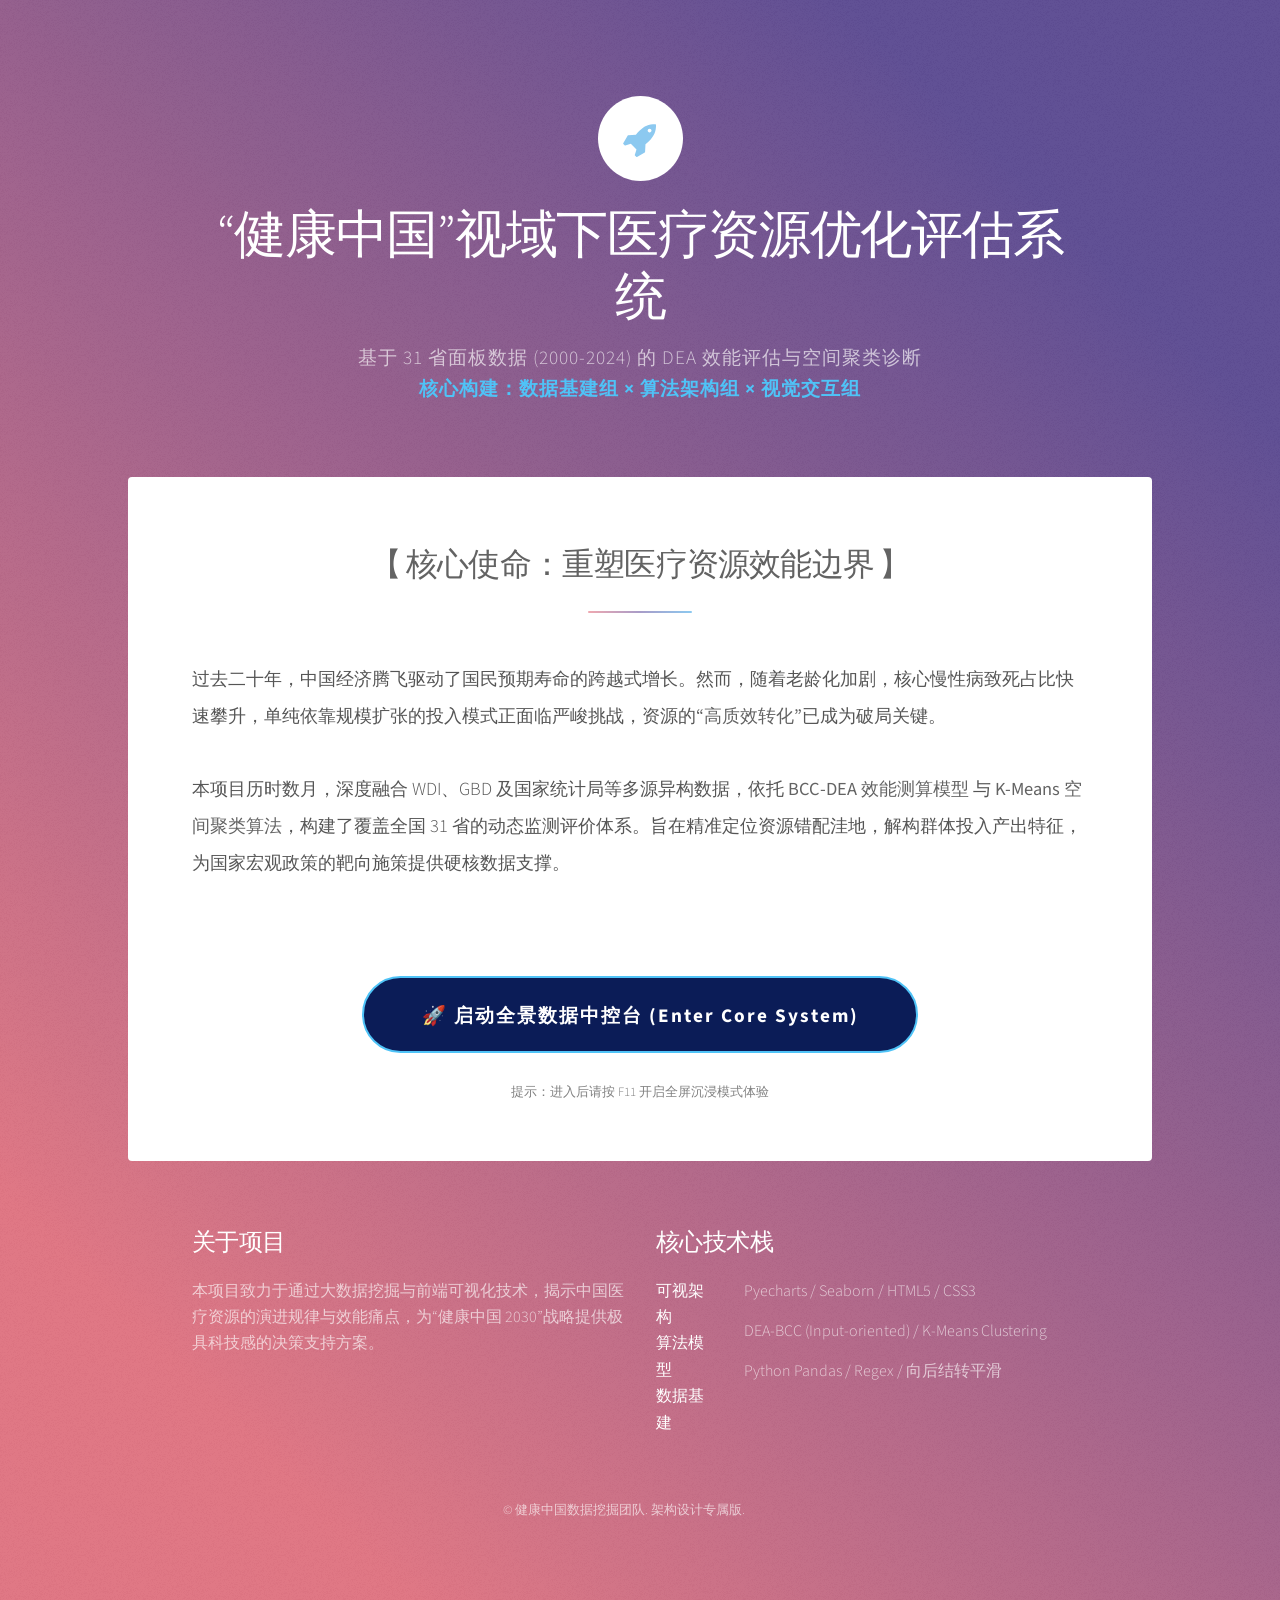
<file: index.html>
<!DOCTYPE HTML>
<html>
	<head>
		<title>“健康中国”医疗资源时空演变与效能大屏 - 核心启动舱</title>
		<meta charset="utf-8" />
		<meta name="viewport" content="width=device-width, initial-scale=1, user-scalable=no" />
		<link rel="stylesheet" href="assets/css/main.css" />
		<noscript><link rel="stylesheet" href="assets/css/noscript.css" /></noscript>
		<style>
			/* 专属：电影级片头淡入动画 */
			body {
				animation: fadeIn 1.5s ease-in;
			}
			@keyframes fadeIn {
				from { opacity: 0; transform: translateY(20px); }
				to { opacity: 1; transform: translateY(0); }
			}

			/* 专属：超巨型科技感传送门按钮 */
			@keyframes breathingGlow {
				0% { box-shadow: 0 0 15px rgba(79, 195, 247, 0.4); transform: scale(1); }
				50% { box-shadow: 0 0 40px rgba(79, 195, 247, 0.8); transform: scale(1.02); }
				100% { box-shadow: 0 0 15px rgba(79, 195, 247, 0.4); transform: scale(1); }
			}
			.giant-portal-btn {
				display: inline-block;
				margin: 3em 0 1em 0;
				padding: 0 3em;
				height: 4em;
				line-height: 4em;
				font-size: 1.2em;
				background-color: #0b1c57 !important;
				color: #fff !important;
				font-weight: bold;
				letter-spacing: 2px;
				border-radius: 50px;
				border: 2px solid #4fc3f7;
				animation: breathingGlow 3s infinite ease-in-out;
				transition: all 0.3s ease;
				text-decoration: none;
			}
			.giant-portal-btn:hover {
				background-color: #4fc3f7 !important;
				color: #0b1c57 !important;
				animation: none;
				box-shadow: 0 0 30px rgba(79, 195, 247, 1);
				transform: translateY(-3px);
			}

			/* 摘要文字排版优化 */
			.abstract-text {
				text-align: left;
				font-size: 1.15em;
				line-height: 2;
				max-width: 900px;
				margin: 0 auto;
				color: #555;
			}
			.abstract-text strong {
				color: #e28a2b;
			}
		</style>
	</head>
	<body class="is-preload">

		<div id="wrapper">

				<header id="header" class="alt" style="padding-bottom: 2em;">
						<span class="logo"><img src="images/logo.svg" alt="" /></span>
						<h1>“健康中国”视域下医疗资源优化评估系统</h1>
						<p style="font-size: 1.2em; letter-spacing: 1px;">
						基于 31 省面板数据 (2000-2024) 的 DEA 效能评估与空间聚类诊断<br />
						<span style="color: #4fc3f7; font-weight: bold;">核心构建：数据基建组 × 算法架构组 × 视觉交互组</span>
						</p>
				</header>

				<div id="main">
						<section id="intro" class="main special">
								<header class="major">
									<h2>【 核心使命：重塑医疗资源效能边界 】</h2>
								</header>
								
								<div class="abstract-text">
									<p>过去二十年，中国经济腾飞驱动了国民预期寿命的跨越式增长。然而，随着老龄化加剧，核心慢性病致死占比快速攀升，单纯依靠规模扩张的投入模式正面临严峻挑战，资源的<strong>“高质效转化”</strong>已成为破局关键。</p>
									<p>本项目历时数月，深度融合 WDI、GBD 及国家统计局等多源异构数据，依托 <strong>BCC-DEA 效能测算模型</strong> 与 <strong>K-Means 空间聚类算法</strong>，构建了覆盖全国 31 省的动态监测评价体系。旨在精准定位资源错配洼地，解构群体投入产出特征，为国家宏观政策的靶向施策提供硬核数据支撑。</p>
								</div>
								
								<a href="dashboard.html" class="giant-portal-btn">
									🚀 启动全景数据中控台 (Enter Core System)
								</a>
								<p style="font-size: 0.8em; color: gray; margin-top: 10px;">提示：进入后请按 F11 开启全屏沉浸模式体验</p>
						</section>
				</div>

				<footer id="footer">
						<section>
							<h2>关于项目</h2>
							<p>本项目致力于通过大数据挖掘与前端可视化技术，揭示中国医疗资源的演进规律与效能痛点，为“健康中国 2030”战略提供极具科技感的决策支持方案。</p>
						</section>
						<section>
							<h2>核心技术栈</h2>
							<dl class="alt">
								<dt>可视架构</dt>
								<dd>Pyecharts / Seaborn / HTML5 / CSS3</dd>
								<dt>算法模型</dt>
								<dd>DEA-BCC (Input-oriented) / K-Means Clustering</dd>
								<dt>数据基建</dt>
								<dd>Python Pandas / Regex / 向后结转平滑</dd>
							</dl>
						</section>
						<p class="copyright">&copy; 健康中国数据挖掘团队. 架构设计专属版.</p>
				</footer>

		</div>

		<script src="assets/js/jquery.min.js"></script>
		<script src="assets/js/jquery.scrollex.min.js"></script>
		<script src="assets/js/jquery.scrolly.min.js"></script>
		<script src="assets/js/browser.min.js"></script>
		<script src="assets/js/breakpoints.min.js"></script>
		<script src="assets/js/util.js"></script>
		<script src="assets/js/main.js"></script>

	</body>
</html>
</file>
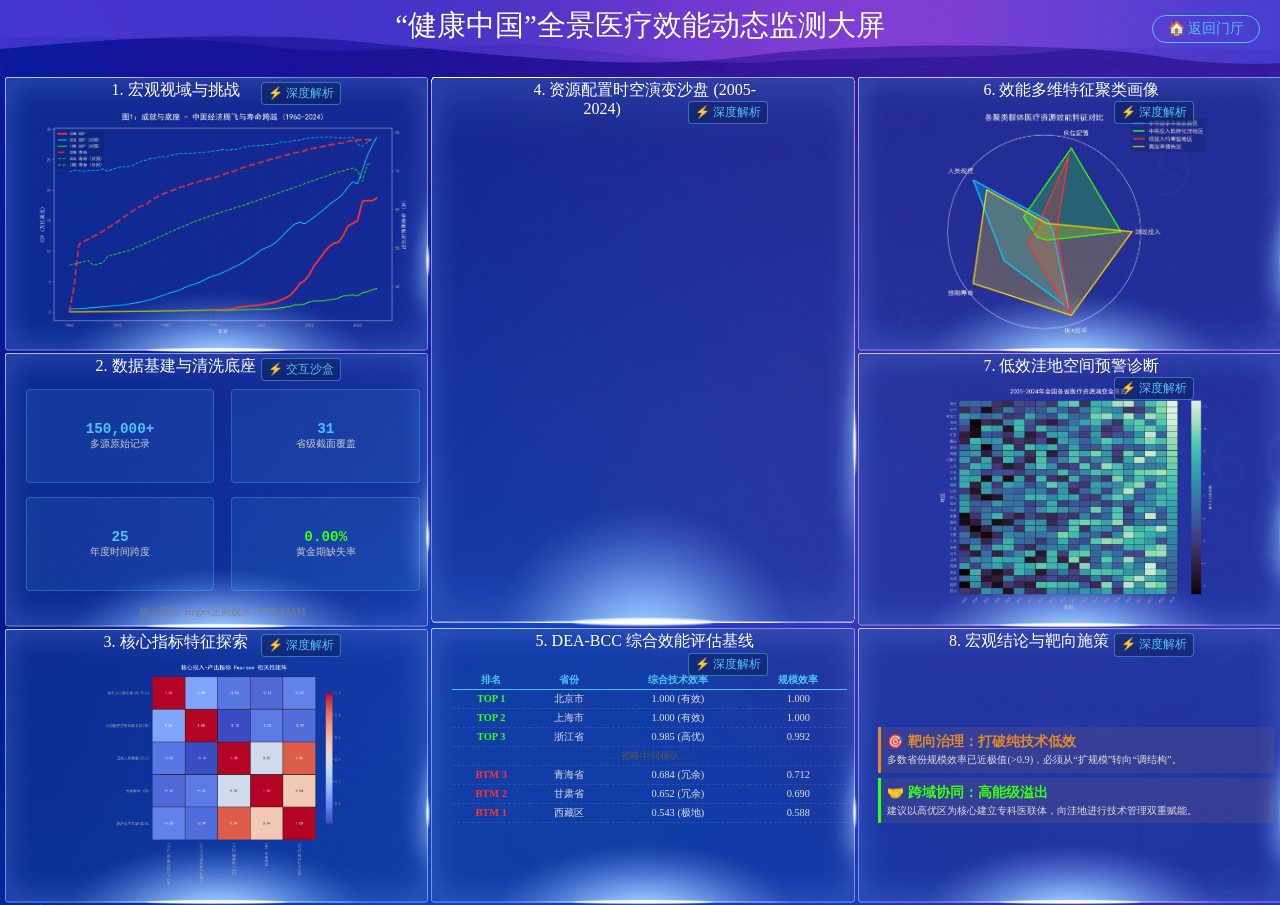
<file: dashboard.html>
<!DOCTYPE html>
<html>
<head>
    <meta charset="UTF-8">
    <link rel="stylesheet" href="style.css">
    <title>“健康中国”全景医疗效能动态监测大屏</title>
    <style>
        /* 隐藏网页默认滚动条，大屏录制更纯粹 */
        ::-webkit-scrollbar { width: 0px; background: transparent; }
        body { -ms-overflow-style: none; scrollbar-width: none; }

        /* 🌟 核心修复1：强制锁定所有面板，绝对禁止溢出 */
        .panel {
            display: flex;
            flex-direction: column;
            height: 100%;
            width: 100%;
            overflow: hidden; 
            box-sizing: border-box;
        }
        .title {
            flex-shrink: 0; /* 保护标题不被挤压 */
            z-index: 10;
        }
        /* 🌟 核心修复2：图表容器自适应剩余空间 */
        .chart {
            flex: 1; 
            width: 100%;
            display: flex;
            flex-direction: column;
            justify-content: center;
            align-items: center;
            overflow: hidden; /* 裁剪所有越界内容 */
            padding: 5px !important; /* 缩小内边距留出空间 */
            box-sizing: border-box;
        }
        .chart img {
            max-width: 95%;
            max-height: 95%;
            object-fit: contain;
        }
        /* 🌟 核心修复3：强行把地图 iframe 锁死在框内 */
        iframe {
            display: block;
            width: 100%;
            height: 100%;
            border: none;
            outline: none;
        }

        /* 大屏内部的下钻小按钮 */
        .drill-btn { float: right; font-size: 12px; color: #4fc3f7; text-decoration: none; border: 1px solid rgba(79, 195, 247, 0.5); padding: 1px 6px; border-radius: 4px; background: rgba(11, 28, 87, 0.5); transition: all 0.3s; margin-top: 2px; margin-right: 5px; }
        .drill-btn:hover { background: #4fc3f7; color: #0b1c57; box-shadow: 0 0 10px #4fc3f7; }

        /* 右上角返回主页按钮 */
        .home-btn { position: absolute; right: 20px; top: 15px; color: #4fc3f7; text-decoration: none; font-size: 14px; border: 1px solid #4fc3f7; padding: 4px 15px; border-radius: 20px; transition: 0.3s; z-index: 999;}
        .home-btn:hover { background: #4fc3f7; color: #0b1c57; box-shadow: 0 0 15px rgba(79, 195, 247, 0.6); }

        /* 🌟 修复模块2：按比例缩小数据看板 */
        .data-stat-box { display: flex; flex-wrap: wrap; width: 100%; height: 100%; gap: 5px; justify-content: space-around; align-items: center; padding: 5px; box-sizing: border-box;}
        .data-stat-item { background: rgba(79, 195, 247, 0.1); border: 1px solid rgba(79, 195, 247, 0.3); border-radius: 4px; padding: 2px; text-align: center; width: 45%; height: 42%; display: flex; flex-direction: column; justify-content: center; }
        .data-stat-item h3 { color: #4fc3f7; margin: 0; font-size: 1.1em; font-family: monospace;}
        .data-stat-item p { color: #ccc; font-size: 0.65em; margin: 0; }

        /* 🌟 核心定点修改：极致压缩 DEA 排行榜单 */
        .dea-table { 
            width: 95%; 
            border-collapse: collapse; 
            font-size: 0.65em; /* 进一步缩小字号 */
            color: #E0E0E0; 
            text-align: center; 
            margin-top: 15px; /* 强行往下推，远离标题栏 */
            margin-bottom: 5px;
        }
        .dea-table th { border-bottom: 1px solid #4fc3f7; color: #4fc3f7; padding: 2px; } /* 压缩表头高度 */
        .dea-table td { padding: 2px; border-bottom: 1px dashed rgba(255,255,255,0.1); } /* 压缩单元格高度 */
        .rank-top { color: #39FF14; font-weight: bold; }
        .rank-bottom { color: #FF3131; font-weight: bold; }

        /* 🌟 修复模块8：缩小战略看板避免溢出 */
        .policy-card { background: rgba(226, 138, 43, 0.1); border-left: 3px solid #e28a2b; padding: 6px; margin-bottom: 5px; width: 95%; text-align: left; box-sizing: border-box;}
        .policy-card h4 { color: #e28a2b; margin: 0 0 3px 0; font-size: 0.85em; }
        .policy-card p { color: #ddd; font-size: 0.65em; margin: 0; line-height: 1.2; }
    </style>
</head>
<body class="fill-parent"
	dg-chart-auto-resize="true"
	dg-chart-options="{title:{show:false},legend:{top:0},grid:{top:25}}"
	dg-chart-theme="{color:'#F0F0F0',actualBackgroundColor:'#33179d'}">

<div class="head">
    <div class="title">
        <label>“健康中国”全景医疗效能动态监测大屏</label>
        <a href="index.html" class="home-btn">🏠 返回门厅</a>
    </div>
</div>

<div class="content">
    <div class="layout layout-left-top">
		<div class="panel border-all">
			<div class="title">
                <label>1. 宏观视域与挑战</label>
                <a href="detail_1.html" class="drill-btn">⚡ 深度解析</a>
            </div>
			<div class="chart"><img src="images/picture1_achievement_foundation_final.png" alt="宏观视域"></div>
			<div class="border-foot"></div>
		</div>
	</div>

    <div class="layout layout-left-center">
		<div class="panel border-all">
			<div class="title">
                <label>2. 数据基建与清洗底座</label>
                <a href="detail_2.html" class="drill-btn">⚡ 交互沙盒</a>
            </div>
			<div class="chart">
                <div class="data-stat-box">
                    <div class="data-stat-item"><h3>150,000+</h3><p>多源原始记录</p></div>
                    <div class="data-stat-item"><h3>31</h3><p>省级截面覆盖</p></div>
                    <div class="data-stat-item"><h3>25</h3><p>年度时间跨度</p></div>
                    <div class="data-stat-item"><h3 style="color:#39FF14;">0.00%</h3><p>黄金期缺失率</p></div>
                </div>
                <p style="color:gray; font-size: 0.65em; margin-top: 5px; margin-bottom: 0;">核心算法: Regex正则脱水 / FFILL结转</p>
            </div>
			<div class="border-foot"></div>
		</div>
	</div>

    <div class="layout layout-left-bottom">
		<div class="panel border-all">
			<div class="title">
                <label>3. 核心指标特征探索</label>
                <a href="detail_3.html" class="drill-btn">⚡ 深度解析</a>
            </div>
			<div class="chart"><img src="images/Pearson_Correlation_Matrix.png" alt="特征探索"></div>
			<div class="border-foot"></div>
		</div>
	</div>
    
    <div class="layout layout-center-top">
		<div class="panel border-all">
			<div class="title">
                <label>4. 资源配置时空演变沙盘 (2005-2024)</label>
                <a href="detail_4.html" class="drill-btn">⚡ 深度解析</a>
            </div>
			<div class="chart" style="padding: 0 !important;">
                <iframe src="Chart3_Dynamic_Resource_Map.html" scrolling="no"></iframe>
            </div>
			<div class="border-foot"></div>
		</div>
	</div>
    
    <div class="layout layout-center-bottom">
		<div class="panel border-all">
			<div class="title">
                <label>5. DEA-BCC 综合效能评估基线</label>
                <a href="detail_5.html" class="drill-btn">⚡ 深度解析</a>
            </div>
			<div class="chart" style="justify-content: flex-start;">
                <table class="dea-table">
                    <tr><th>排名</th><th>省份</th><th>综合技术效率</th><th>规模效率</th></tr>
                    <tr><td class="rank-top">TOP 1</td><td>北京市</td><td>1.000 (有效)</td><td>1.000</td></tr>
                    <tr><td class="rank-top">TOP 2</td><td>上海市</td><td>1.000 (有效)</td><td>1.000</td></tr>
                    <tr><td class="rank-top">TOP 3</td><td>浙江省</td><td>0.985 (高优)</td><td>0.992</td></tr>
                    <tr><td colspan="4" style="color:#555;">... 省略中间梯队 ...</td></tr>
                    <tr><td class="rank-bottom">BTM 3</td><td>青海省</td><td>0.684 (冗余)</td><td>0.712</td></tr>
                    <tr><td class="rank-bottom">BTM 2</td><td>甘肃省</td><td>0.652 (冗余)</td><td>0.690</td></tr>
                    <tr><td class="rank-bottom">BTM 1</td><td>西藏区</td><td>0.543 (极地)</td><td>0.588</td></tr>
                </table>
            </div>
			<div class="border-foot"></div>
		</div>
	</div>

    <div class="layout layout-right-top">
		<div class="panel border-all">
			<div class="title">
                <label>6. 效能多维特征聚类画像</label>
                <a href="detail_6.html" class="drill-btn">⚡ 深度解析</a>
            </div>
			<div class="chart"><img src="images/Chart5_cluster_radar_colored.png" alt="多维特征雷达"></div>
			<div class="border-foot"></div>
		</div>
	</div>

    <div class="layout layout-right-center">
		<div class="panel border-all">
			<div class="title">
                <label>7. 低效洼地空间预警诊断</label>
                <a href="detail_7.html" class="drill-btn">⚡ 深度解析</a>
            </div>
			<div class="chart"><img src="images/medical_resource_heatmap.png" alt="效能洼地预警"></div>
			<div class="border-foot"></div>
		</div>
	</div>

    <div class="layout layout-right-bottom">
		<div class="panel border-all">
			<div class="title">
                <label>8. 宏观结论与靶向施策</label>
                <a href="detail_8.html" class="drill-btn">⚡ 深度解析</a>
            </div>
			<div class="chart">
                <div class="policy-card">
                    <h4>🎯 靶向治理：打破纯技术低效</h4>
                    <p>多数省份规模效率已近极值(>0.9)，必须从“扩规模”转向“调结构”。</p>
                </div>
                <div class="policy-card" style="border-left-color: #39FF14; margin-bottom: 0;">
                    <h4 style="color: #39FF14;">🤝 跨域协同：高能级溢出</h4>
                    <p>建议以高优区为核心建立专科医联体，向洼地进行技术管理双重赋能。</p>
                </div>
            </div>
			<div class="border-foot"></div>
		</div>
	</div>
</div>

</body>
</html>
</file>
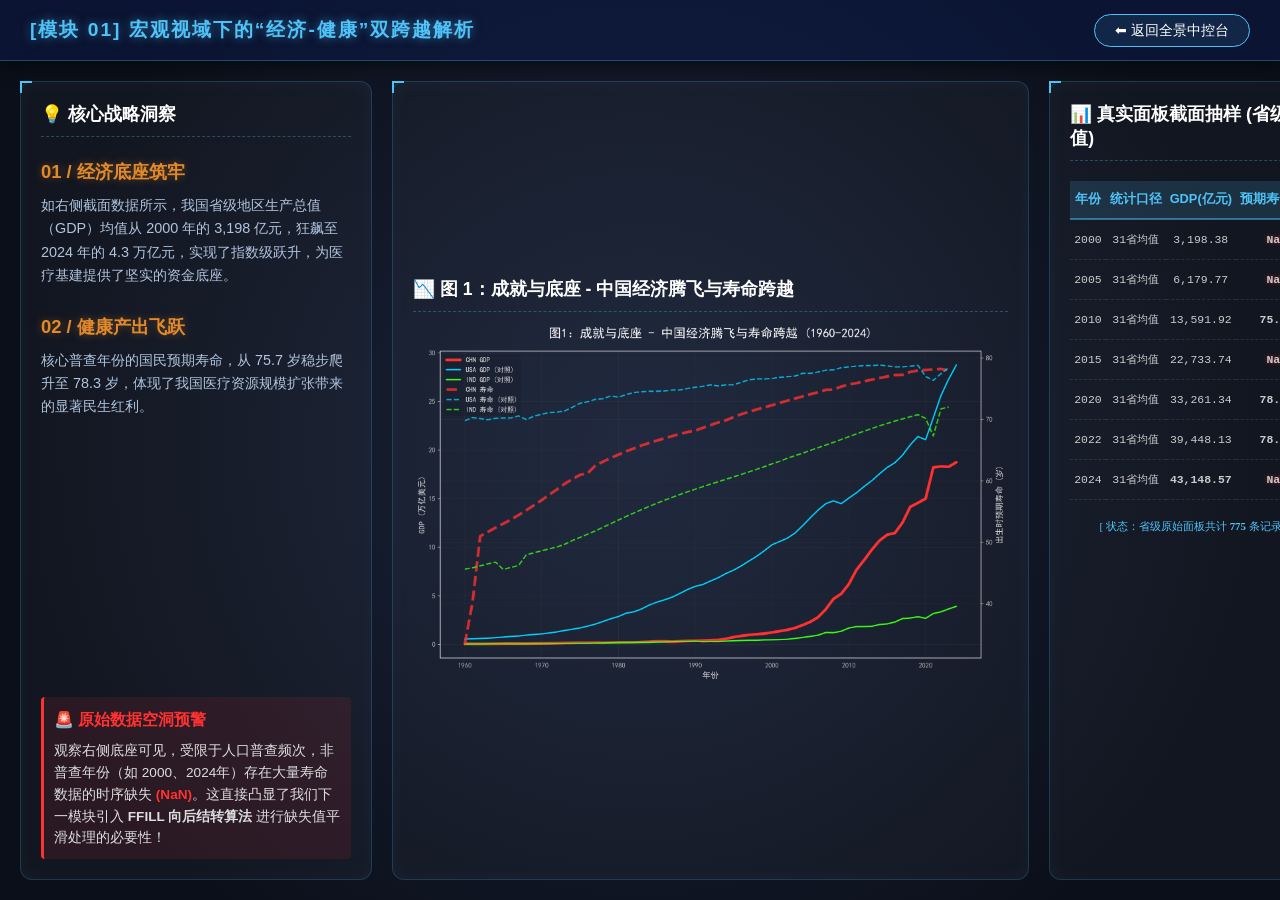
<file: detail_1.html>
<!DOCTYPE html>
<html>
<head>
    <meta charset="UTF-8">
    <title>深度解析舱：宏观视域与挑战</title>
    <style>
        /* 全局暗黑科技风设定 */
        body {
            margin: 0;
            padding: 0;
            background-color: #0b0f19;
            background-image: radial-gradient(circle at 50% 50%, #1a233a 0%, #0b0f19 80%);
            color: #E0E0E0;
            font-family: 'Microsoft YaHei', sans-serif;
            height: 100vh;
            overflow: hidden;
            display: flex;
            flex-direction: column;
        }

        /* 顶部导航栏 */
        .header {
            height: 60px;
            display: flex;
            justify-content: space-between;
            align-items: center;
            padding: 0 30px;
            background: rgba(11, 28, 87, 0.4);
            border-bottom: 1px solid rgba(79, 195, 247, 0.3);
            box-shadow: 0 4px 15px rgba(0,0,0,0.5);
        }
        .header h2 {
            margin: 0;
            font-size: 1.2em;
            color: #4fc3f7;
            letter-spacing: 2px;
            text-shadow: 0 0 10px rgba(79, 195, 247, 0.5);
        }
        .back-btn {
            color: #fff;
            text-decoration: none;
            border: 1px solid #4fc3f7;
            padding: 6px 20px;
            border-radius: 20px;
            background: rgba(79, 195, 247, 0.1);
            transition: all 0.3s;
            font-size: 0.9em;
        }
        .back-btn:hover {
            background: #4fc3f7;
            color: #0b0f19;
            box-shadow: 0 0 15px rgba(79, 195, 247, 0.8);
        }

        /* 黄金三分法布局 */
        .container {
            display: flex;
            flex: 1;
            padding: 20px;
            gap: 20px;
            box-sizing: border-box;
            height: calc(100vh - 60px);
        }

        /* 统一玻璃拟物面板风格 */
        .panel {
            background: rgba(255, 255, 255, 0.03);
            border: 1px solid rgba(79, 195, 247, 0.2);
            border-radius: 12px;
            padding: 20px;
            display: flex;
            flex-direction: column;
            box-shadow: inset 0 0 20px rgba(79, 195, 247, 0.05);
            position: relative;
        }
        .panel::before { 
            content: ''; position: absolute; top: -1px; left: -1px; width: 10px; height: 10px; border-top: 2px solid #4fc3f7; border-left: 2px solid #4fc3f7;
        }
        .panel-title {
            color: #fff;
            font-size: 1.1em;
            margin-top: 0;
            margin-bottom: 20px;
            padding-bottom: 10px;
            border-bottom: 1px dashed rgba(79, 195, 247, 0.3);
        }

        /* 左侧提词区 (25%) */
        .left-panel { flex: 0 0 25%; }
        .insight-item {
            margin-bottom: 25px;
            line-height: 1.6;
        }
        .insight-item span {
            display: inline-block;
            color: #e28a2b;
            font-size: 1.15em;
            font-weight: bold;
            margin-bottom: 8px;
            text-shadow: 0 0 8px rgba(226, 138, 43, 0.4);
        }
        .insight-item p {
            margin: 0;
            color: #b0c4de;
            font-size: 0.9em;
        }

        /* 中央视图区 (50%) */
        .center-panel { flex: 0 0 48%; justify-content: center; align-items: center; }
        .center-panel img {
            max-width: 100%;
            max-height: 100%;
            object-fit: contain;
            filter: drop-shadow(0 0 15px rgba(255,255,255,0.05));
        }

        /* 右侧数据区 (25%) */
        .right-panel { flex: 1; }
        .data-table {
            width: 100%;
            border-collapse: collapse;
            font-size: 0.8em;
            text-align: center;
        }
        .data-table th {
            background: rgba(79, 195, 247, 0.15);
            color: #4fc3f7;
            padding: 10px 4px;
            border-bottom: 2px solid rgba(79, 195, 247, 0.5);
            white-space: nowrap;
        }
        .data-table td {
            padding: 12px 4px;
            border-bottom: 1px dashed rgba(255, 255, 255, 0.1);
            color: #ccc;
            font-family: monospace;
            font-size: 1.1em;
        }
        .data-table tr:hover td {
            background: rgba(79, 195, 247, 0.05);
            color: #fff;
        }
        .highlight-text { color: #39FF14; font-weight: bold; }
        .error-text { color: #FF3131; font-weight: bold; text-shadow: 0 0 5px rgba(255,49,49,0.5); }
    </style>
</head>
<body>

    <div class="header">
        <h2>[模块 01] 宏观视域下的“经济-健康”双跨越解析</h2>
        <a href="dashboard.html" class="back-btn">⬅ 返回全景中控台</a>
    </div>

    <div class="container">
        
        <div class="panel left-panel">
            <h3 class="panel-title">💡 核心战略洞察</h3>
            
            <div class="insight-item">
                <span>01 / 经济底座筑牢</span>
                <p>如右侧截面数据所示，我国省级地区生产总值（GDP）均值从 2000 年的 3,198 亿元，狂飙至 2024 年的 4.3 万亿元，实现了指数级跃升，为医疗基建提供了坚实的资金底座。</p>
            </div>
            
            <div class="insight-item">
                <span>02 / 健康产出飞跃</span>
                <p>核心普查年份的国民预期寿命，从 75.7 岁稳步爬升至 78.3 岁，体现了我国医疗资源规模扩张带来的显著民生红利。</p>
            </div>

            <div class="insight-item" style="margin-top: auto; margin-bottom: 0; background: rgba(255,49,49,0.1); padding: 10px; border-left: 3px solid #FF3131; border-radius: 4px;">
                <span style="color: #FF3131; font-size: 1em; text-shadow: none;">🚨 原始数据空洞预警</span>
                <p style="color: #ddd; font-size: 0.85em;">观察右侧底座可见，受限于人口普查频次，非普查年份（如 2000、2024年）存在大量寿命数据的时序缺失 <strong style="color:#FF3131;">(NaN)</strong>。这直接凸显了我们下一模块引入 <strong>FFILL 向后结转算法</strong> 进行缺失值平滑处理的必要性！</p>
            </div>
        </div>

        <div class="panel center-panel">
            <h3 class="panel-title" style="width: 100%; text-align: left; margin-bottom: 10px;">📉 图 1：成就与底座 - 中国经济腾飞与寿命跨越</h3>
            <img src="images/picture1_achievement_foundation_final.png" alt="宏观经济与寿命跨越">
        </div>

        <div class="panel right-panel">
            <h3 class="panel-title">📊 真实面板截面抽样 (省级均值)</h3>
            <div style="overflow-y: auto; height: 100%;">
                <table class="data-table">
                    <tr>
                        <th>年份</th>
                        <th>统计口径</th>
                        <th>GDP(亿元)</th>
                        <th>预期寿命(岁)</th>
                    </tr>
                    <tr><td>2000</td><td>31省均值</td><td>3,198.38</td><td class="error-text">NaN</td></tr>
                    <tr><td>2005</td><td>31省均值</td><td>6,179.77</td><td class="error-text">NaN</td></tr>
                    <tr><td>2010</td><td>31省均值</td><td>13,591.92</td><td class="highlight-text">75.78</td></tr>
                    <tr><td>2015</td><td>31省均值</td><td>22,733.74</td><td class="error-text">NaN</td></tr>
                    <tr><td>2020</td><td>31省均值</td><td>33,261.34</td><td class="highlight-text">78.18</td></tr>
                    <tr><td>2022</td><td>31省均值</td><td>39,448.13</td><td class="highlight-text">78.32</td></tr>
                    <tr><td>2024</td><td>31省均值</td><td class="highlight-text">43,148.57</td><td class="error-text">NaN</td></tr>
                    <tr>
                        <td colspan="4" style="color: #4fc3f7; border: none; padding-top: 20px; font-size: 0.85em; font-family: 'Microsoft YaHei';">
                            [ 状态：省级原始面板共计 <strong>775</strong> 条记录 ]
                        </td>
                    </tr>
                </table>
            </div>
        </div>

    </div>

</body>
</html>
</file>
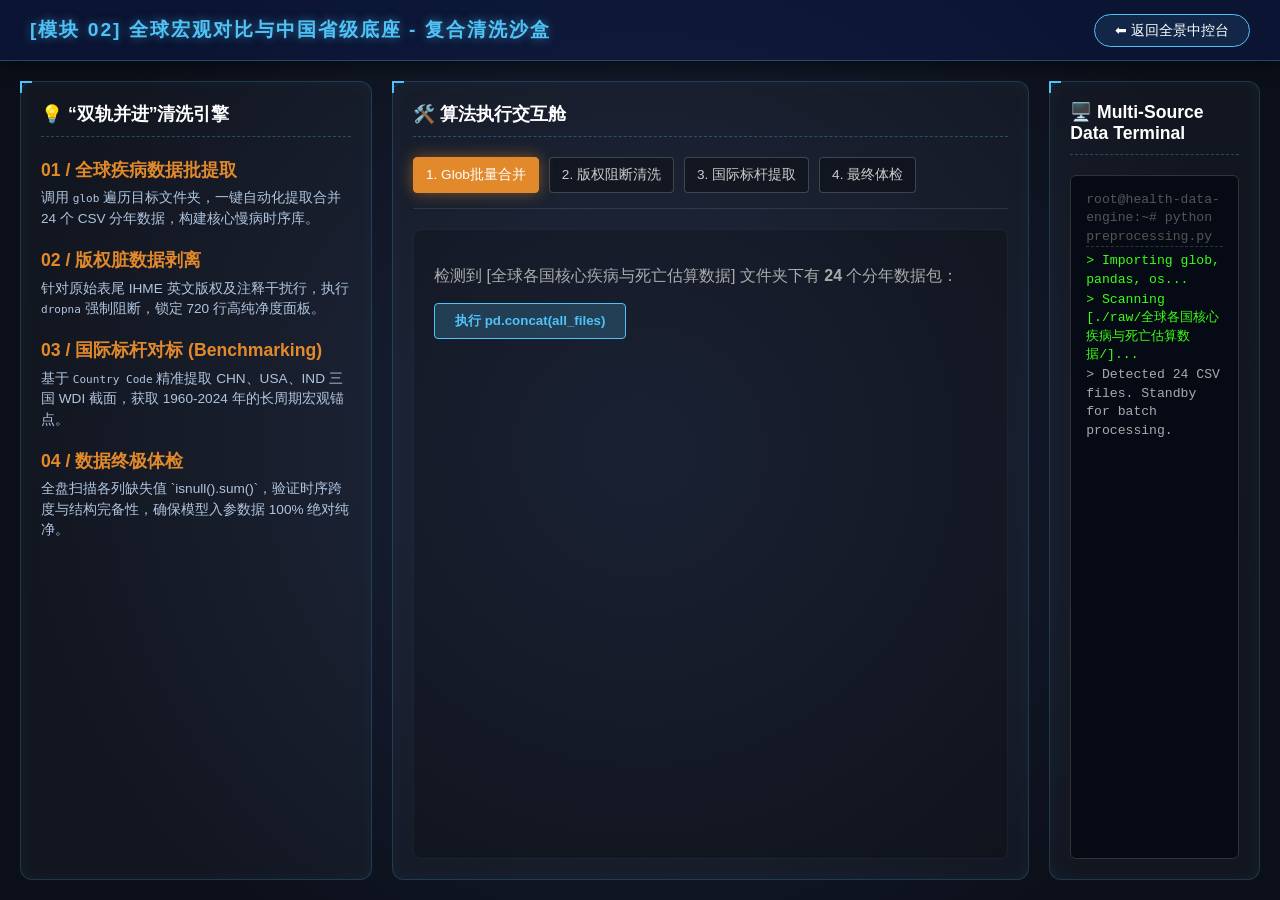
<file: detail_2.html>
<!DOCTYPE html>
<html>
<head>
    <meta charset="UTF-8">
    <title>深度解析舱：双轨数据基建与清洗</title>
    <style>
        /* 全局暗黑科技风设定 */
        body {
            margin: 0; padding: 0; background-color: #0b0f19;
            background-image: radial-gradient(circle at 50% 50%, #1a233a 0%, #0b0f19 80%);
            color: #E0E0E0; font-family: 'Microsoft YaHei', sans-serif; height: 100vh; overflow: hidden; display: flex; flex-direction: column;
        }

        /* 顶部导航栏 */
        .header { height: 60px; display: flex; justify-content: space-between; align-items: center; padding: 0 30px; background: rgba(11, 28, 87, 0.4); border-bottom: 1px solid rgba(79, 195, 247, 0.3); box-shadow: 0 4px 15px rgba(0,0,0,0.5); }
        .header h2 { margin: 0; font-size: 1.2em; color: #4fc3f7; letter-spacing: 2px; text-shadow: 0 0 10px rgba(79, 195, 247, 0.5); }
        .back-btn { color: #fff; text-decoration: none; border: 1px solid #4fc3f7; padding: 6px 20px; border-radius: 20px; background: rgba(79, 195, 247, 0.1); transition: all 0.3s; font-size: 0.9em; }
        .back-btn:hover { background: #4fc3f7; color: #0b0f19; box-shadow: 0 0 15px rgba(79, 195, 247, 0.8); }

        /* 布局 */
        .container { display: flex; flex: 1; padding: 20px; gap: 20px; box-sizing: border-box; height: calc(100vh - 60px); }
        .panel { background: rgba(255, 255, 255, 0.03); border: 1px solid rgba(79, 195, 247, 0.2); border-radius: 12px; padding: 20px; display: flex; flex-direction: column; box-shadow: inset 0 0 20px rgba(79, 195, 247, 0.05); position: relative; }
        .panel::before { content: ''; position: absolute; top: -1px; left: -1px; width: 10px; height: 10px; border-top: 2px solid #4fc3f7; border-left: 2px solid #4fc3f7; }
        .panel-title { color: #fff; font-size: 1.1em; margin-top: 0; margin-bottom: 20px; padding-bottom: 10px; border-bottom: 1px dashed rgba(79, 195, 247, 0.3); }

        /* 左侧：双轨逻辑 */
        .left-panel { flex: 0 0 25%; }
        .insight-item { margin-bottom: 18px; line-height: 1.5; }
        .insight-item span { display: inline-block; color: #e28a2b; font-size: 1.1em; font-weight: bold; margin-bottom: 5px; }
        .insight-item p { margin: 0; color: #b0c4de; font-size: 0.85em; }

        /* 中央：沙盒 */
        .center-panel { flex: 0 0 48%; }
        .tab-nav { display: flex; gap: 10px; margin-bottom: 20px; border-bottom: 1px solid rgba(255,255,255,0.1); padding-bottom: 15px; }
        .tab-btn { background: rgba(0,0,0,0.3); color: #ccc; border: 1px solid rgba(255,255,255,0.2); padding: 8px 12px; border-radius: 4px; cursor: pointer; font-size: 0.85em; }
        .tab-btn.active { background: #e28a2b; color: #fff; border-color: #e28a2b; box-shadow: 0 0 15px rgba(226,138,43,0.5); }
        .sandbox-content { flex: 1; background: rgba(0, 0, 0, 0.2); border-radius: 8px; padding: 20px; border: 1px solid rgba(255,255,255,0.05); }
        .run-btn { background: rgba(79, 195, 247, 0.2); color: #4fc3f7; border: 1px solid #4fc3f7; padding: 8px 20px; border-radius: 4px; cursor: pointer; font-weight: bold; }
        .run-btn:hover { background: #4fc3f7; color: #000; box-shadow: 0 0 10px #4fc3f7;}

        /* 右侧：终端 */
        .right-panel { flex: 1; }
        .terminal-box { background: #050a14; border: 1px solid #333; border-radius: 6px; padding: 15px; height: 100%; overflow-y: hidden; font-family: 'Courier New', Courier, monospace; font-size: 0.82em; color: #39FF14; line-height: 1.4; }
        .log-line { display: block; opacity: 0; animation: typeIn 0.1s forwards; margin-bottom: 2px;}
        .log-warn { color: #e28a2b; }
        @keyframes typeIn { to { opacity: 1; } }
    </style>
</head>
<body>

    <div class="header">
        <h2>[模块 02] 全球宏观对比与中国省级底座 - 复合清洗沙盒</h2>
        <a href="dashboard.html" class="back-btn">⬅ 返回全景中控台</a>
    </div>

    <div class="container">
        
        <div class="panel left-panel">
            <h3 class="panel-title">💡 “双轨并进”清洗引擎</h3>
            
            <div class="insight-item">
                <span>01 / 全球疾病数据批提取</span>
                <p>调用 <code>glob</code> 遍历目标文件夹，一键自动化提取合并 24 个 CSV 分年数据，构建核心慢病时序库。</p>
            </div>
            <div class="insight-item">
                <span>02 / 版权脏数据剥离</span>
                <p>针对原始表尾 IHME 英文版权及注释干扰行，执行 <code>dropna</code> 强制阻断，锁定 720 行高纯净度面板。</p>
            </div>
            <div class="insight-item">
                <span>03 / 国际标杆对标 (Benchmarking)</span>
                <p>基于 <code>Country Code</code> 精准提取 CHN、USA、IND 三国 WDI 截面，获取 1960-2024 年的长周期宏观锚点。</p>
            </div>
            <div class="insight-item">
                <span>04 / 数据终极体检</span>
                <p>全盘扫描各列缺失值 `isnull().sum()`，验证时序跨度与结构完备性，确保模型入参数据 100% 绝对纯净。</p>
            </div>
        </div>

        <div class="panel center-panel">
            <h3 class="panel-title">🛠️ 算法执行交互舱</h3>
            
            <div class="tab-nav">
                <button class="tab-btn active" onclick="switchTab(1)" id="btn-1">1. Glob批量合并</button>
                <button class="tab-btn" onclick="switchTab(2)" id="btn-2">2. 版权阻断清洗</button>
                <button class="tab-btn" onclick="switchTab(3)" id="btn-3">3. 国际标杆提取</button>
                <button class="tab-btn" onclick="switchTab(4)" id="btn-4">4. 最终体检</button>
            </div>

            <div id="sandbox-1" class="sandbox-content" style="display: block;">
                <p style="color:#aaa;">检测到 [全球各国核心疾病与死亡估算数据] 文件夹下有 <strong>24</strong> 个分年数据包：</p>
                <button class="run-btn" onclick="runGlob()">执行 pd.concat(all_files)</button>
                <div id="glob-output" style="margin-top:15px; color:#39FF14; font-family:monospace; font-size:0.95em;"></div>
            </div>

            <div id="sandbox-2" class="sandbox-content" style="display: none;">
                <p style="color:#aaa;">剥离 IHME 表尾脏数据 (IHME Copyright Disclaimer...)：</p>
                <div style="background:rgba(255,49,49,0.1); padding:10px; border:1px dashed #FF3131; font-size:0.8em; color:#FF3131;">
                    [Row 末尾]: "Note: Data for 2023 is preliminary..." <br>
                    [Row 末尾]: "Copyright (c) 2024 IHME..."
                </div>
                <button class="run-btn" onclick="runClean()" style="margin-top:10px;">执行 df.dropna()</button>
                <p id="clean-output" style="color:#39FF14; margin-top:10px; font-weight:bold;"></p>
            </div>

            <div id="sandbox-3" class="sandbox-content" style="display: none;">
                <p style="color:#aaa;">提取跨国标杆：[CHN, USA, IND]</p>
                <button class="run-btn" onclick="runBench()">执行 isin(target_countries)</button>
                <div id="bench-output" style="margin-top:15px; font-family:monospace; color:#4fc3f7; line-height: 1.6;"></div>
            </div>

            <div id="sandbox-4" class="sandbox-content" style="display: none;">
                <p style="color:#aaa;">核心面板 [年份/GDP/预期寿命/死亡原因] 终检报告：</p>
                <button class="run-btn" onclick="runCheck()">一键运行体检脚本</button>
                <div id="check-output" style="margin-top:15px; background:rgba(0,0,0,0.3); padding:10px; border-radius:4px; font-size:0.9em; line-height: 1.6;"></div>
            </div>
        </div>

        <div class="panel right-panel">
            <h3 class="panel-title">🖥️ Multi-Source Data Terminal</h3>
            <div class="terminal-box" id="terminal-box">
                <div style="color: #555; border-bottom: 1px dashed #333; margin-bottom: 5px;">root@health-data-engine:~# python preprocessing.py</div>
                <span class="log-line">> Importing glob, pandas, os...</span>
                <span class="log-line">> Scanning [./raw/全球各国核心疾病与死亡估算数据/]...</span>
                <span class="log-line" style="color:#aaa">> Detected 24 CSV files. Standby for batch processing.</span>
            </div>
        </div>

    </div>

    <script>
        function addLog(text, type='normal') {
            const box = document.getElementById('terminal-box');
            const span = document.createElement('span');
            span.className = 'log-line ' + (type === 'warn' ? 'log-warn' : '');
            span.innerText = "> " + text;
            box.appendChild(span);
            box.scrollTop = box.scrollHeight;
        }

        function switchTab(id) {
            for(let i=1; i<=4; i++) {
                document.getElementById('sandbox-'+i).style.display = 'none';
                document.getElementById('btn-'+i).classList.remove('active');
            }
            document.getElementById('sandbox-'+id).style.display = 'block';
            document.getElementById('btn-'+id).classList.add('active');
            addLog(`Switched Context: Module_0${id}_Preprocessing`, 'warn');
        }

        function runGlob() {
            document.getElementById('glob-output').innerHTML = "Status: CONCAT SUCCESS.<br>Total Rows: <strong>720</strong> records merged.";
            addLog("Batch extraction complete. Combined 24 files via glob.glob().");
        }

        function runClean() {
            document.getElementById('clean-output').innerText = "✓ 成功执行 dropna()，彻底规避版权声明等脏数据。";
            addLog("Executing dropna() to strip IHME copyright footers.");
            addLog("Null records purged successfully.");
        }

        function runBench() {
            document.getElementById('bench-output').innerHTML = "Target Scope Locked:<br>✓ CHN (China)<br>✓ USA (United States)<br>✓ IND (India)";
            addLog("Extracted benchmarking subset. GDP/Expectancy indicators aligned.");
        }

        function runCheck() {
            document.getElementById('check-output').innerHTML = "<span style='color:#39FF14;'>[PASS] WDI 时间跨度: 1960 年 到 2024 年</span><br><span style='color:#39FF14;'>[PASS] 疾病数据跨度: 2000 年 到 2023 年 (共 24 个年份)</span><br><span style='color:#39FF14;'>[PASS] 核心字段缺失值统计: 0</span><br><span style='color:#4fc3f7; display:inline-block; margin-top:5px;'>[INFO] Global_Disease_filtered_AllYears.csv Exported.</span>";
            addLog("Full diagnostics complete. Missing cells: 0.");
            addLog("Data pipeline status: PRODUCTION READY.", 'warn');
        }
    </script>
</body>
</html>
</file>
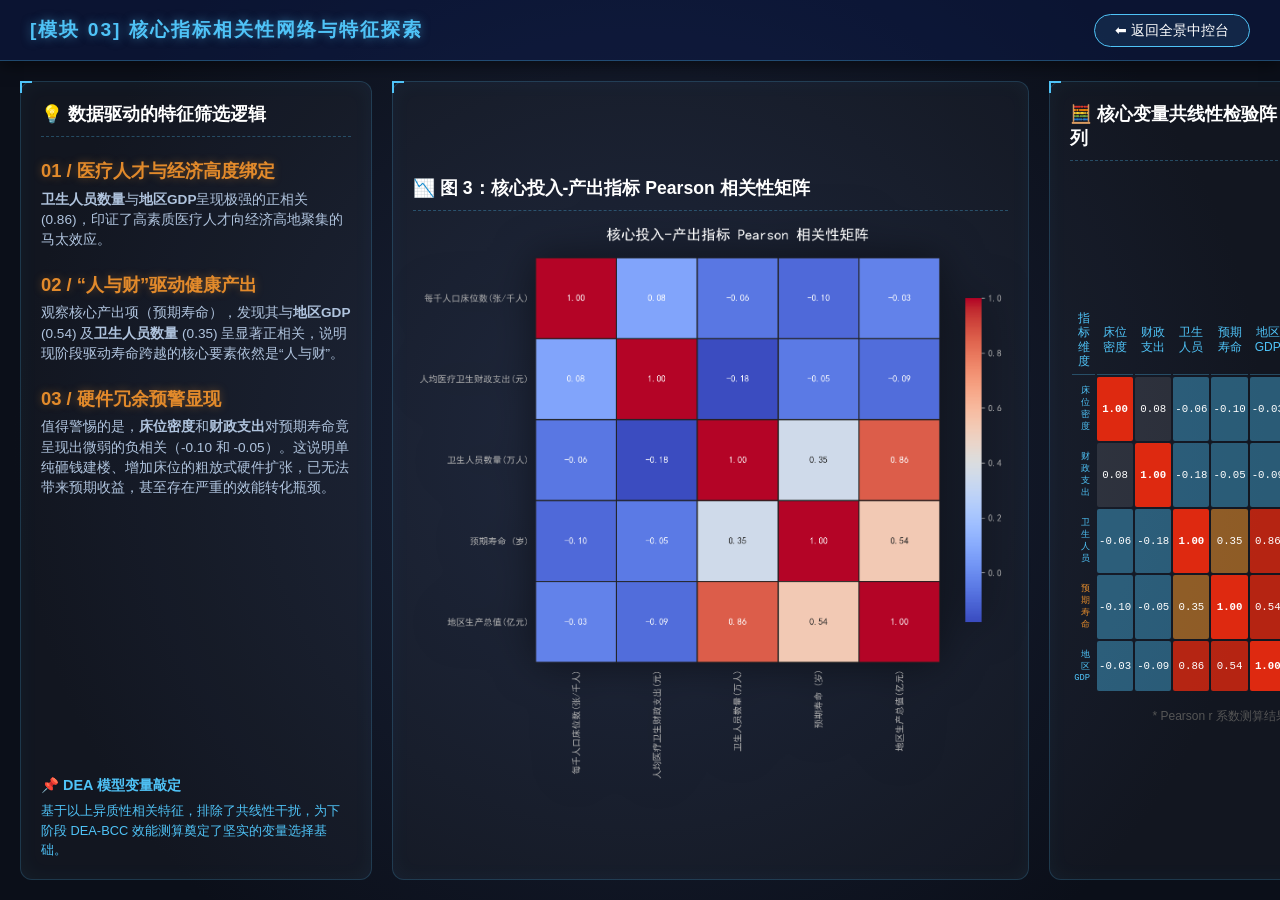
<file: detail_3.html>
<!DOCTYPE html>
<html>
<head>
    <meta charset="UTF-8">
    <title>深度解析舱：核心指标特征探索</title>
    <style>
        /* 全局暗黑科技风设定 */
        body {
            margin: 0;
            padding: 0;
            background-color: #0b0f19;
            background-image: radial-gradient(circle at 50% 50%, #1a233a 0%, #0b0f19 80%);
            color: #E0E0E0;
            font-family: 'Microsoft YaHei', sans-serif;
            height: 100vh;
            overflow: hidden; 
            display: flex;
            flex-direction: column;
        }

        /* 顶部导航栏 */
        .header {
            height: 60px;
            display: flex;
            justify-content: space-between;
            align-items: center;
            padding: 0 30px;
            background: rgba(11, 28, 87, 0.4);
            border-bottom: 1px solid rgba(79, 195, 247, 0.3);
            box-shadow: 0 4px 15px rgba(0,0,0,0.5);
        }
        .header h2 {
            margin: 0;
            font-size: 1.2em;
            color: #4fc3f7;
            letter-spacing: 2px;
            text-shadow: 0 0 10px rgba(79, 195, 247, 0.5);
        }
        .back-btn {
            color: #fff;
            text-decoration: none;
            border: 1px solid #4fc3f7;
            padding: 6px 20px;
            border-radius: 20px;
            background: rgba(79, 195, 247, 0.1);
            transition: all 0.3s;
            font-size: 0.9em;
        }
        .back-btn:hover { background: #4fc3f7; color: #0b0f19; box-shadow: 0 0 15px rgba(79, 195, 247, 0.8); }

        /* 黄金三分法布局 */
        .container {
            display: flex;
            flex: 1;
            padding: 20px;
            gap: 20px;
            box-sizing: border-box;
            height: calc(100vh - 60px);
        }

        /* 统一玻璃拟物面板风格 */
        .panel {
            background: rgba(255, 255, 255, 0.03);
            border: 1px solid rgba(79, 195, 247, 0.2);
            border-radius: 12px;
            padding: 20px;
            display: flex;
            flex-direction: column;
            box-shadow: inset 0 0 20px rgba(79, 195, 247, 0.05);
            position: relative;
        }
        .panel::before { 
            content: ''; position: absolute; top: -1px; left: -1px; width: 10px; height: 10px; border-top: 2px solid #4fc3f7; border-left: 2px solid #4fc3f7;
        }
        .panel-title {
            color: #fff;
            font-size: 1.1em;
            margin-top: 0;
            margin-bottom: 20px;
            padding-bottom: 10px;
            border-bottom: 1px dashed rgba(79, 195, 247, 0.3);
        }

        /* 左侧提词区 (25%) */
        .left-panel { flex: 0 0 25%; }
        .insight-item { margin-bottom: 20px; line-height: 1.5; }
        .insight-item span {
            display: inline-block;
            color: #e28a2b;
            font-size: 1.15em;
            font-weight: bold;
            margin-bottom: 5px;
            text-shadow: 0 0 8px rgba(226, 138, 43, 0.4);
        }
        .insight-item p { margin: 0; color: #b0c4de; font-size: 0.85em; }

        /* 中央视图区 (50%) */
        .center-panel { flex: 0 0 48%; justify-content: center; align-items: center; }
        .center-panel img {
            max-width: 100%;
            max-height: 100%;
            object-fit: contain;
            filter: drop-shadow(0 0 20px rgba(0,0,0,0.5));
            border-radius: 8px;
        }

        /* 右侧阵列区 (25%) */
        .right-panel { flex: 1; justify-content: center;}
        
        /* 专属组件：科技感相关性阵列表 */
        .corr-matrix {
            width: 100%;
            border-collapse: separate;
            border-spacing: 2px;
            font-size: 0.75em;
            text-align: center;
        }
        .corr-matrix th {
            color: #4fc3f7;
            padding: 6px 2px;
            font-weight: normal;
            border-bottom: 1px solid rgba(79, 195, 247, 0.3);
            writing-mode: horizontal-tb;
            line-height: 1.2;
        }
        .corr-matrix td {
            padding: 8px 2px;
            color: #fff;
            font-family: monospace;
            font-size: 1.1em;
            border-radius: 2px;
            transition: transform 0.2s;
        }
        .corr-matrix td:hover { transform: scale(1.1); box-shadow: 0 0 10px rgba(255,255,255,0.5); z-index: 10;}
        
        /* 真实数据配色映射 */
        .corr-100 { background: #DE2910; color: #fff !important; font-weight: bold;} /* 1.0 */
        .corr-high { background: rgba(222, 41, 16, 0.8); } /* >0.5 */
        .corr-med { background: rgba(226, 138, 43, 0.6); } /* 0.1~0.5 */
        .corr-low { background: rgba(255, 255, 255, 0.1); color: #ccc;} /* 0~0.1 */
        .corr-neg { background: rgba(79, 195, 247, 0.4); color: #fff;} /* 负相关 */

    </style>
</head>
<body>

    <div class="header">
        <h2>[模块 03] 核心指标相关性网络与特征探索</h2>
        <a href="dashboard.html" class="back-btn">⬅ 返回全景中控台</a>
    </div>

    <div class="container">
        
        <div class="panel left-panel">
            <h3 class="panel-title">💡 数据驱动的特征筛选逻辑</h3>
            
            <div class="insight-item">
                <span>01 / 医疗人才与经济高度绑定</span>
                <p><strong>卫生人员数量</strong>与<strong>地区GDP</strong>呈现极强的正相关 (0.86)，印证了高素质医疗人才向经济高地聚集的马太效应。</p>
            </div>
            
            <div class="insight-item">
                <span>02 / “人与财”驱动健康产出</span>
                <p>观察核心产出项（预期寿命），发现其与<strong>地区GDP</strong> (0.54) 及<strong>卫生人员数量</strong> (0.35) 呈显著正相关，说明现阶段驱动寿命跨越的核心要素依然是“人与财”。</p>
            </div>

            <div class="insight-item">
                <span>03 / 硬件冗余预警显现</span>
                <p>值得警惕的是，<strong>床位密度</strong>和<strong>财政支出</strong>对预期寿命竟呈现出微弱的负相关（-0.10 和 -0.05）。这说明单纯砸钱建楼、增加床位的粗放式硬件扩张，已无法带来预期收益，甚至存在严重的效能转化瓶颈。</p>
            </div>

            <div class="insight-item" style="margin-top: auto; margin-bottom: 0;">
                <span style="color: #4fc3f7; font-size: 0.9em; text-shadow: none;">📌 DEA 模型变量敲定</span>
                <p style="color: #4fc3f7; font-size: 0.8em;">基于以上异质性相关特征，排除了共线性干扰，为下阶段 DEA-BCC 效能测算奠定了坚实的变量选择基础。</p>
            </div>
        </div>

        <div class="panel center-panel">
            <h3 class="panel-title" style="width: 100%; text-align: left; margin-bottom: 10px;">📉 图 3：核心投入-产出指标 Pearson 相关性矩阵</h3>
            <img src="images/Pearson_Correlation_Matrix.png" alt="Pearson相关性矩阵">
        </div>

        <div class="panel right-panel">
            <h3 class="panel-title">🧮 核心变量共线性检验阵列</h3>
            <div style="display: flex; flex-direction: column; justify-content: center; height: 100%;">
                <table class="corr-matrix">
                    <tr>
                        <th style="width: 25%;">指标维度</th>
                        <th style="width: 15%;">床位<br>密度</th>
                        <th style="width: 15%;">财政<br>支出</th>
                        <th style="width: 15%;">卫生<br>人员</th>
                        <th style="width: 15%;">预期<br>寿命</th>
                        <th style="width: 15%;">地区<br>GDP</th>
                    </tr>
                    <tr>
                        <td style="background:transparent; text-align:right; padding-right:5px; color:#4fc3f7; font-size: 0.9em;">床位密度</td>
                        <td class="corr-100">1.00</td>
                        <td class="corr-low">0.08</td>
                        <td class="corr-neg">-0.06</td>
                        <td class="corr-neg">-0.10</td>
                        <td class="corr-neg">-0.03</td>
                    </tr>
                    <tr>
                        <td style="background:transparent; text-align:right; padding-right:5px; color:#4fc3f7; font-size: 0.9em;">财政支出</td>
                        <td class="corr-low">0.08</td>
                        <td class="corr-100">1.00</td>
                        <td class="corr-neg">-0.18</td>
                        <td class="corr-neg">-0.05</td>
                        <td class="corr-neg">-0.09</td>
                    </tr>
                    <tr>
                        <td style="background:transparent; text-align:right; padding-right:5px; color:#4fc3f7; font-size: 0.9em;">卫生人员</td>
                        <td class="corr-neg">-0.06</td>
                        <td class="corr-neg">-0.18</td>
                        <td class="corr-100">1.00</td>
                        <td class="corr-med">0.35</td>
                        <td class="corr-high">0.86</td>
                    </tr>
                    <tr>
                        <td style="background:transparent; text-align:right; padding-right:5px; color:#e28a2b; font-size: 0.9em;">预期寿命</td>
                        <td class="corr-neg">-0.10</td>
                        <td class="corr-neg">-0.05</td>
                        <td class="corr-med">0.35</td>
                        <td class="corr-100">1.00</td>
                        <td class="corr-high">0.54</td>
                    </tr>
                    <tr>
                        <td style="background:transparent; text-align:right; padding-right:5px; color:#4fc3f7; font-size: 0.9em;">地区GDP</td>
                        <td class="corr-neg">-0.03</td>
                        <td class="corr-neg">-0.09</td>
                        <td class="corr-high">0.86</td>
                        <td class="corr-high">0.54</td>
                        <td class="corr-100">1.00</td>
                    </tr>
                </table>
                <p style="text-align: right; color: #555; font-size: 0.75em; margin-top: 15px;">* Pearson r 系数测算结果</p>
            </div>
        </div>

    </div>

</body>
</html>
</file>
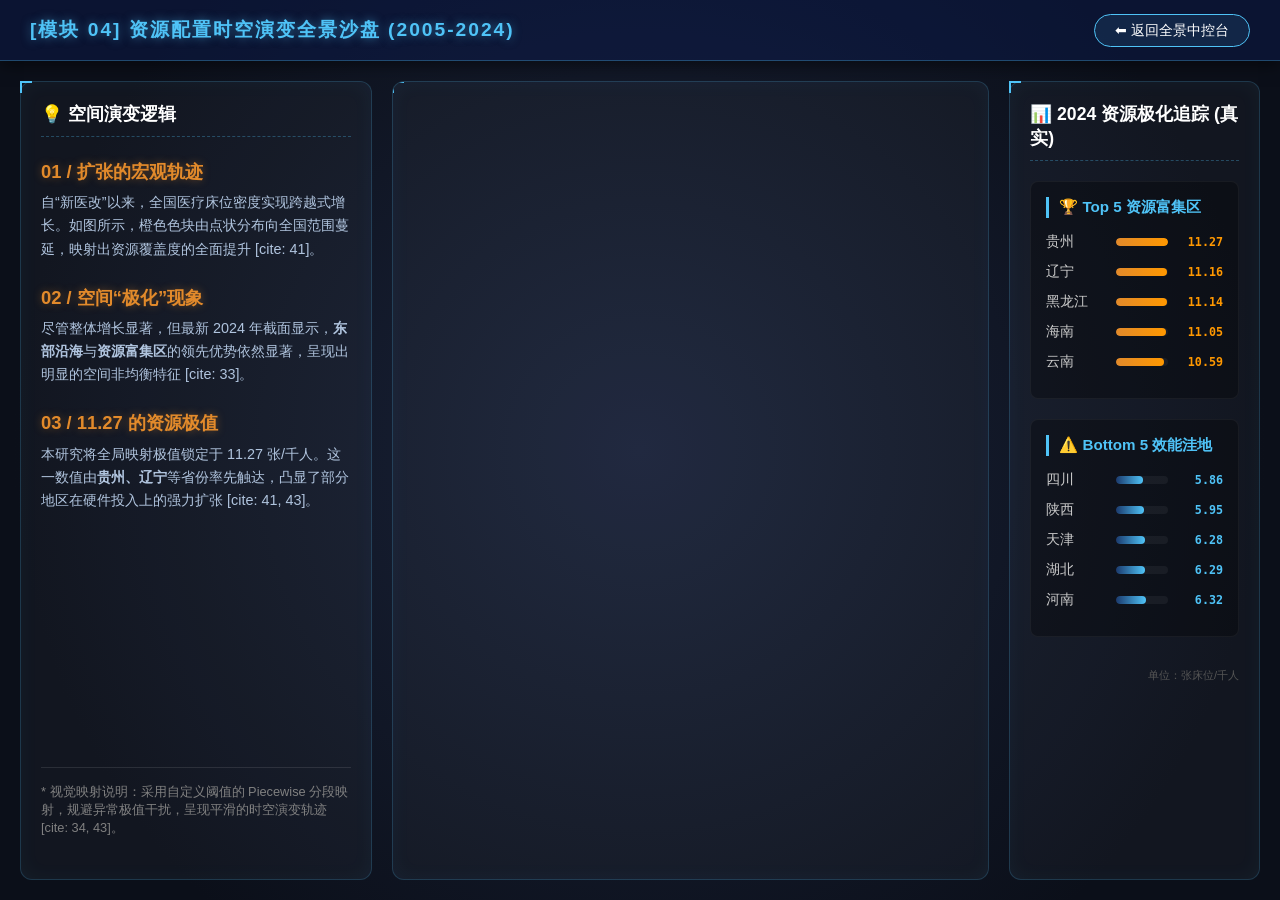
<file: detail_4.html>
<!DOCTYPE html>
<html>
<head>
    <meta charset="UTF-8">
    <title>深度解析舱：资源配置时空演变沙盘</title>
    <style>
        /* 全局暗黑科技风设定 */
        body {
            margin: 0; padding: 0; background-color: #0b0f19;
            background-image: radial-gradient(circle at 50% 50%, #1a233a 0%, #0b0f19 80%);
            color: #E0E0E0; font-family: 'Microsoft YaHei', sans-serif; height: 100vh; overflow: hidden; display: flex; flex-direction: column;
        }

        /* 顶部导航栏 */
        .header { height: 60px; display: flex; justify-content: space-between; align-items: center; padding: 0 30px; background: rgba(11, 28, 87, 0.4); border-bottom: 1px solid rgba(79, 195, 247, 0.3); box-shadow: 0 4px 15px rgba(0,0,0,0.5); }
        .header h2 { margin: 0; font-size: 1.2em; color: #4fc3f7; letter-spacing: 2px; text-shadow: 0 0 10px rgba(79, 195, 247, 0.5); }
        .back-btn { color: #fff; text-decoration: none; border: 1px solid #4fc3f7; padding: 6px 20px; border-radius: 20px; background: rgba(79, 195, 247, 0.1); transition: all 0.3s; font-size: 0.9em; }
        .back-btn:hover { background: #4fc3f7; color: #0b1c57; box-shadow: 0 0 15px rgba(79, 195, 247, 0.8); }

        /* 黄金三分法布局 */
        .container { display: flex; flex: 1; padding: 20px; gap: 20px; box-sizing: border-box; height: calc(100vh - 60px); }

        /* 统一玻璃拟物面板风格 */
        .panel { background: rgba(255, 255, 255, 0.03); border: 1px solid rgba(79, 195, 247, 0.2); border-radius: 12px; padding: 20px; display: flex; flex-direction: column; box-shadow: inset 0 0 20px rgba(79, 195, 247, 0.05); position: relative; }
        .panel::before { content: ''; position: absolute; top: -1px; left: -1px; width: 10px; height: 10px; border-top: 2px solid #4fc3f7; border-left: 2px solid #4fc3f7; }
        .panel-title { color: #fff; font-size: 1.1em; margin-top: 0; margin-bottom: 20px; padding-bottom: 10px; border-bottom: 1px dashed rgba(79, 195, 247, 0.3); }

        /* 左侧提词区 (25%) */
        .left-panel { flex: 0 0 25%; }
        .insight-item { margin-bottom: 22px; line-height: 1.6; }
        .insight-item span { display: inline-block; color: #e28a2b; font-size: 1.15em; font-weight: bold; margin-bottom: 5px; text-shadow: 0 0 8px rgba(226, 138, 43, 0.4); }
        .insight-item p { margin: 0; color: #b0c4de; font-size: 0.9em; }

        /* 中央视图区 (50%) - 地图 C 位 */
        .center-panel { flex: 0 0 48%; padding: 0; overflow: hidden; }
        .center-panel iframe { width: 100%; height: 100%; border: none; }

        /* 右侧数据看板 (25%) */
        .right-panel { flex: 1; }
        .data-card { background: rgba(0,0,0,0.3); border-radius: 8px; padding: 15px; margin-bottom: 20px; border: 1px solid rgba(255,255,255,0.05); }
        .data-card h4 { margin: 0 0 15px 0; font-size: 0.95em; color: #4fc3f7; border-left: 3px solid #4fc3f7; padding-left: 10px; }
        
        .rank-list { list-style: none; padding: 0; margin: 0; }
        .rank-item { display: flex; align-items: center; margin-bottom: 12px; }
        .rank-name { width: 60px; font-size: 0.85em; color: #ccc; }
        .rank-bar-bg { flex: 1; height: 8px; background: rgba(255,255,255,0.05); border-radius: 4px; margin: 0 10px; position: relative; overflow: hidden;}
        .rank-bar-fill { height: 100%; border-radius: 4px; transition: width 1s ease-out; }
        .rank-val { width: 45px; font-size: 0.9em; font-family: monospace; text-align: right; font-weight: bold;}
        
        .top-color { background: linear-gradient(90deg, #e28a2b, #ff9800); }
        .bottom-color { background: linear-gradient(90deg, #1b3a6d, #4fc3f7); }
    </style>
</head>
<body>

    <div class="header">
        <h2>[模块 04] 资源配置时空演变全景沙盘 (2005-2024)</h2>
        <a href="dashboard.html" class="back-btn">⬅ 返回全景中控台</a>
    </div>

    <div class="container">
        
        <div class="panel left-panel">
            <h3 class="panel-title">💡 空间演变逻辑</h3>
            
            <div class="insight-item">
                <span>01 / 扩张的宏观轨迹</span>
                <p>自“新医改”以来，全国医疗床位密度实现跨越式增长。如图所示，橙色色块由点状分布向全国范围蔓延，映射出资源覆盖度的全面提升 [cite: 41]。</p>
            </div>
            
            <div class="insight-item">
                <span>02 / 空间“极化”现象</span>
                <p>尽管整体增长显著，但最新 2024 年截面显示，<strong>东部沿海</strong>与<strong>资源富集区</strong>的领先优势依然显著，呈现出明显的空间非均衡特征 [cite: 33]。</p>
            </div>

            <div class="insight-item">
                <span>03 / 11.27 的资源极值</span>
                <p>本研究将全局映射极值锁定于 11.27 张/千人。这一数值由<strong>贵州、辽宁</strong>等省份率先触达，凸显了部分地区在硬件投入上的强力扩张 [cite: 41, 43]。</p>
            </div>

            <div class="insight-item" style="margin-top: auto; border-top: 1px solid rgba(255,255,255,0.1); padding-top: 15px;">
                <p style="color: gray; font-size: 0.8em; line-height: 1.4;">
                    * 视觉映射说明：采用自定义阈值的 Piecewise 分段映射，规避异常极值干扰，呈现平滑的时空演变轨迹 [cite: 34, 43]。
                </p>
            </div>
        </div>

        <div class="panel center-panel">
            <iframe src="Chart3_Dynamic_Resource_Map.html"></iframe>
        </div>

        <div class="panel right-panel">
            <h3 class="panel-title">📊 2024 资源极化追踪 (真实)</h3>
            
            <div class="data-card">
                <h4>🏆 Top 5 资源富集区</h4>
                <div class="rank-list">
                    <div class="rank-item">
                        <div class="rank-name">贵州</div>
                        <div class="rank-bar-bg"><div class="rank-bar-fill top-color" style="width: 100%;"></div></div>
                        <div class="rank-val" style="color: #ff9800;">11.27</div>
                    </div>
                    <div class="rank-item">
                        <div class="rank-name">辽宁</div>
                        <div class="rank-bar-bg"><div class="rank-bar-fill top-color" style="width: 99%;"></div></div>
                        <div class="rank-val" style="color: #ff9800;">11.16</div>
                    </div>
                    <div class="rank-item">
                        <div class="rank-name">黑龙江</div>
                        <div class="rank-bar-bg"><div class="rank-bar-fill top-color" style="width: 98%;"></div></div>
                        <div class="rank-val" style="color: #ff9800;">11.14</div>
                    </div>
                    <div class="rank-item">
                        <div class="rank-name">海南</div>
                        <div class="rank-bar-bg"><div class="rank-bar-fill top-color" style="width: 97%;"></div></div>
                        <div class="rank-val" style="color: #ff9800;">11.05</div>
                    </div>
                    <div class="rank-item">
                        <div class="rank-name">云南</div>
                        <div class="rank-bar-bg"><div class="rank-bar-fill top-color" style="width: 93%;"></div></div>
                        <div class="rank-val" style="color: #ff9800;">10.59</div>
                    </div>
                </div>
            </div>

            <div class="data-card">
                <h4>⚠️ Bottom 5 效能洼地</h4>
                <div class="rank-list">
                    <div class="rank-item">
                        <div class="rank-name">四川</div>
                        <div class="rank-bar-bg"><div class="rank-bar-fill bottom-color" style="width: 52%;"></div></div>
                        <div class="rank-val" style="color: #4fc3f7;">5.86</div>
                    </div>
                    <div class="rank-item">
                        <div class="rank-name">陕西</div>
                        <div class="rank-bar-bg"><div class="rank-bar-fill bottom-color" style="width: 53%;"></div></div>
                        <div class="rank-val" style="color: #4fc3f7;">5.95</div>
                    </div>
                    <div class="rank-item">
                        <div class="rank-name">天津</div>
                        <div class="rank-bar-bg"><div class="rank-bar-fill bottom-color" style="width: 55%;"></div></div>
                        <div class="rank-val" style="color: #4fc3f7;">6.28</div>
                    </div>
                    <div class="rank-item">
                        <div class="rank-name">湖北</div>
                        <div class="rank-bar-bg"><div class="rank-bar-fill bottom-color" style="width: 56%;"></div></div>
                        <div class="rank-val" style="color: #4fc3f7;">6.29</div>
                    </div>
                    <div class="rank-item">
                        <div class="rank-name">河南</div>
                        <div class="rank-bar-bg"><div class="rank-bar-fill bottom-color" style="width: 57%;"></div></div>
                        <div class="rank-val" style="color: #4fc3f7;">6.32</div>
                    </div>
                </div>
            </div>
            
            <p style="text-align: right; font-size: 0.7em; color: #555;">单位：张床位/千人</p>
        </div>

    </div>

</body>
</html>
</file>
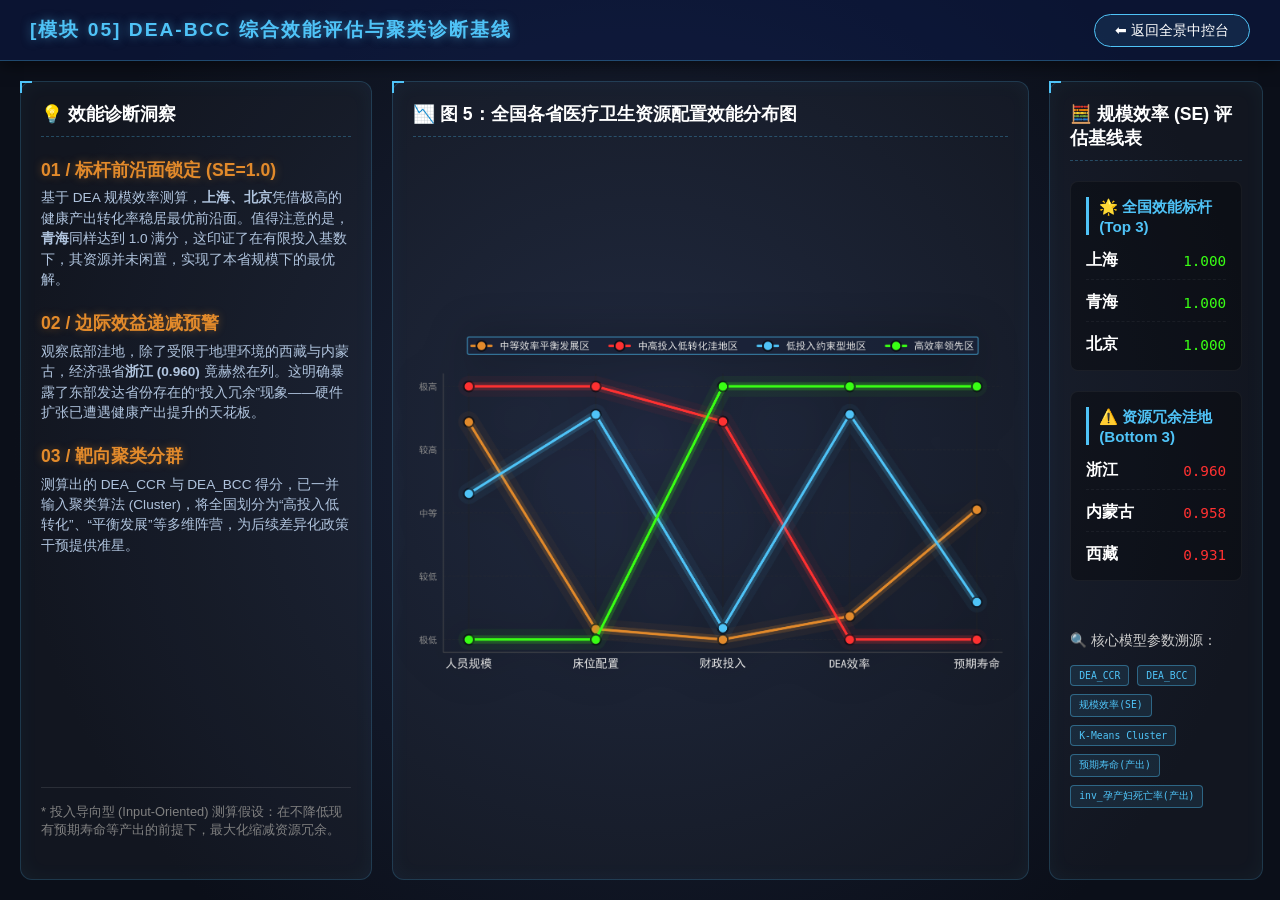
<file: detail_5.html>
<!DOCTYPE html>
<html>
<head>
    <meta charset="UTF-8">
    <title>深度解析舱：DEA 综合效能评估基线</title>
    <style>
        /* 全局暗黑科技风设定 */
        body {
            margin: 0; padding: 0; background-color: #0b0f19;
            background-image: radial-gradient(circle at 50% 50%, #1a233a 0%, #0b0f19 80%);
            color: #E0E0E0; font-family: 'Microsoft YaHei', sans-serif; height: 100vh; overflow: hidden; display: flex; flex-direction: column;
        }

        /* 顶部导航栏 */
        .header { height: 60px; display: flex; justify-content: space-between; align-items: center; padding: 0 30px; background: rgba(11, 28, 87, 0.4); border-bottom: 1px solid rgba(79, 195, 247, 0.3); box-shadow: 0 4px 15px rgba(0,0,0,0.5); }
        .header h2 { margin: 0; font-size: 1.2em; color: #4fc3f7; letter-spacing: 2px; text-shadow: 0 0 10px rgba(79, 195, 247, 0.5); }
        .back-btn { color: #fff; text-decoration: none; border: 1px solid #4fc3f7; padding: 6px 20px; border-radius: 20px; background: rgba(79, 195, 247, 0.1); transition: all 0.3s; font-size: 0.9em; }
        .back-btn:hover { background: #4fc3f7; color: #0b0f19; box-shadow: 0 0 15px rgba(79, 195, 247, 0.8); }

        /* 布局 */
        .container { display: flex; flex: 1; padding: 20px; gap: 20px; box-sizing: border-box; height: calc(100vh - 60px); }

        /* 面板统一风格 */
        .panel { background: rgba(255, 255, 255, 0.03); border: 1px solid rgba(79, 195, 247, 0.2); border-radius: 12px; padding: 20px; display: flex; flex-direction: column; box-shadow: inset 0 0 20px rgba(79, 195, 247, 0.05); position: relative; }
        .panel::before { content: ''; position: absolute; top: -1px; left: -1px; width: 10px; height: 10px; border-top: 2px solid #4fc3f7; border-left: 2px solid #4fc3f7; }
        .panel-title { color: #fff; font-size: 1.1em; margin-top: 0; margin-bottom: 20px; padding-bottom: 10px; border-bottom: 1px dashed rgba(79, 195, 247, 0.3); }

        /* 左侧提词区 */
        .left-panel { flex: 0 0 25%; }
        .insight-item { margin-bottom: 20px; line-height: 1.5; }
        .insight-item span { display: inline-block; color: #e28a2b; font-size: 1.1em; font-weight: bold; margin-bottom: 5px; text-shadow: 0 0 8px rgba(226, 138, 43, 0.4); }
        .insight-item p { margin: 0; color: #b0c4de; font-size: 0.85em; }

        /* 中央视图区 */
        .center-panel { flex: 0 0 48%; justify-content: center; align-items: center; }
        .center-panel img { max-width: 100%; max-height: 100%; object-fit: contain; filter: drop-shadow(0 0 20px rgba(0,0,0,0.4)); border-radius: 8px;}

        /* 右侧打分看板 */
        .right-panel { flex: 1; }
        .data-card { background: rgba(0,0,0,0.3); border-radius: 8px; padding: 15px; margin-bottom: 20px; border: 1px solid rgba(255,255,255,0.05); }
        .data-card h4 { margin: 0 0 15px 0; font-size: 0.95em; color: #4fc3f7; border-left: 3px solid #4fc3f7; padding-left: 10px; }
        
        .score-row { display: flex; align-items: center; justify-content: space-between; margin-bottom: 12px; padding-bottom: 8px; border-bottom: 1px dashed rgba(255,255,255,0.05);}
        .score-row:last-child { border-bottom: none; margin-bottom: 0; padding-bottom: 0;}
        .prov-name { font-size: 1em; color: #fff; width: 60px; font-weight: bold;}
        .score-bar-bg { flex: 1; height: 6px; background: rgba(255,255,255,0.1); border-radius: 3px; margin: 0 15px; overflow: hidden; }
        .score-bar-fill { height: 100%; border-radius: 3px; transition: width 1.5s ease-in-out; }
        .score-val { font-family: monospace; font-size: 1.1em; width: 50px; text-align: right; }
        
        .color-excellent { background: #39FF14; box-shadow: 0 0 8px #39FF14; }
        .color-danger { background: #FF3131; box-shadow: 0 0 8px #FF3131; }

        .model-tags { display: flex; flex-wrap: wrap; gap: 8px; margin-top: 15px;}
        .tag { background: rgba(79, 195, 247, 0.1); border: 1px solid rgba(79, 195, 247, 0.4); color: #4fc3f7; padding: 4px 8px; border-radius: 4px; font-size: 0.75em; font-family: monospace;}
    </style>
</head>
<body>

    <div class="header">
        <h2>[模块 05] DEA-BCC 综合效能评估与聚类诊断基线</h2>
        <a href="dashboard.html" class="back-btn">⬅ 返回全景中控台</a>
    </div>

    <div class="container">
        
        <div class="panel left-panel">
            <h3 class="panel-title">💡 效能诊断洞察</h3>
            
            <div class="insight-item">
                <span>01 / 标杆前沿面锁定 (SE=1.0)</span>
                <p>基于 DEA 规模效率测算，<strong>上海、北京</strong>凭借极高的健康产出转化率稳居最优前沿面。值得注意的是，<strong>青海</strong>同样达到 1.0 满分，这印证了在有限投入基数下，其资源并未闲置，实现了本省规模下的最优解。</p>
            </div>
            
            <div class="insight-item">
                <span>02 / 边际效益递减预警</span>
                <p>观察底部洼地，除了受限于地理环境的西藏与内蒙古，经济强省<strong>浙江 (0.960)</strong> 竟赫然在列。这明确暴露了东部发达省份存在的“投入冗余”现象——硬件扩张已遭遇健康产出提升的天花板。</p>
            </div>

            <div class="insight-item">
                <span>03 / 靶向聚类分群</span>
                <p>测算出的 DEA_CCR 与 DEA_BCC 得分，已一并输入聚类算法 (Cluster)，将全国划分为“高投入低转化”、“平衡发展”等多维阵营，为后续差异化政策干预提供准星。</p>
            </div>

            <div class="insight-item" style="margin-top: auto; border-top: 1px solid rgba(255,255,255,0.1); padding-top: 15px;">
                <p style="color: gray; font-size: 0.8em; line-height: 1.4;">
                    * 投入导向型 (Input-Oriented) 测算假设：在不降低现有预期寿命等产出的前提下，最大化缩减资源冗余。
                </p>
            </div>
        </div>

        <div class="panel center-panel">
            <h3 class="panel-title" style="width: 100%; text-align: left; margin-bottom: 10px;">📉 图 5：全国各省医疗卫生资源配置效能分布图</h3>
            <img src="images/cluster_profile.png" alt="DEA效能分布图" style="width: 100%; height: 100%; object-fit: contain;">
        </div>

        <div class="panel right-panel">
            <h3 class="panel-title">🧮 规模效率 (SE) 评估基线表</h3>
            
            <div class="data-card">
                <h4>🌟 全国效能标杆 (Top 3)</h4>
                
                <div class="score-row">
                    <div class="prov-name">上海</div>
                    <div class="score-bar-bg"><div class="score-bar-fill color-excellent" style="width: 100%;"></div></div>
                    <div class="score-val" style="color: #39FF14;">1.000</div>
                </div>
                <div class="score-row">
                    <div class="prov-name">青海</div>
                    <div class="score-bar-bg"><div class="score-bar-fill color-excellent" style="width: 100%;"></div></div>
                    <div class="score-val" style="color: #39FF14;">1.000</div>
                </div>
                <div class="score-row">
                    <div class="prov-name">北京</div>
                    <div class="score-bar-bg"><div class="score-bar-fill color-excellent" style="width: 100%;"></div></div>
                    <div class="score-val" style="color: #39FF14;">1.000</div>
                </div>
            </div>

            <div class="data-card">
                <h4>⚠️ 资源冗余洼地 (Bottom 3)</h4>
                
                <div class="score-row">
                    <div class="prov-name">浙江</div>
                    <div class="score-bar-bg"><div class="score-bar-fill color-danger" style="width: 96%;"></div></div>
                    <div class="score-val" style="color: #FF3131;">0.960</div>
                </div>
                <div class="score-row">
                    <div class="prov-name">内蒙古</div>
                    <div class="score-bar-bg"><div class="score-bar-fill color-danger" style="width: 95.7%;"></div></div>
                    <div class="score-val" style="color: #FF3131;">0.958</div>
                </div>
                <div class="score-row">
                    <div class="prov-name">西藏</div>
                    <div class="score-bar-bg"><div class="score-bar-fill color-danger" style="width: 93.1%;"></div></div>
                    <div class="score-val" style="color: #FF3131;">0.931</div>
                </div>
            </div>
            
            <div style="margin-top: 30px;">
                <span style="color: #ccc; font-size: 0.85em;">🔍 核心模型参数溯源：</span>
                <div class="model-tags">
                    <span class="tag">DEA_CCR</span>
                    <span class="tag">DEA_BCC</span>
                    <span class="tag">规模效率(SE)</span>
                    <span class="tag">K-Means Cluster</span>
                    <span class="tag">预期寿命(产出)</span>
                    <span class="tag">inv_孕产妇死亡率(产出)</span>
                </div>
            </div>
        </div>

    </div>

</body>
</html>
</file>
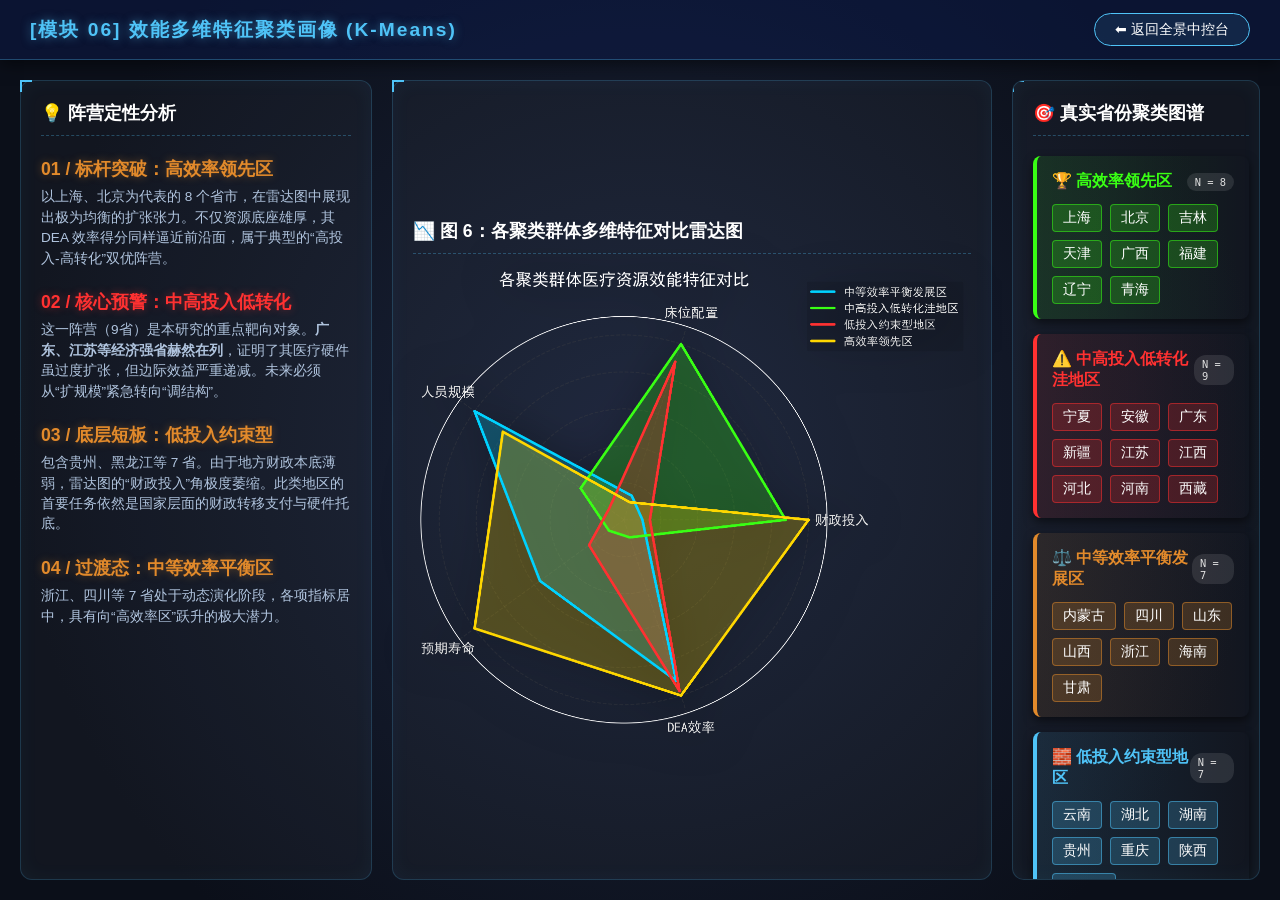
<file: detail_6.html>
<!DOCTYPE html>
<html>
<head>
    <meta charset="UTF-8">
    <title>深度解析舱：效能多维特征聚类画像</title>
    <style>
        /* 全局暗黑科技风设定 */
        body {
            margin: 0; padding: 0; background-color: #0b0f19;
            background-image: radial-gradient(circle at 50% 50%, #1a233a 0%, #0b0f19 80%);
            color: #E0E0E0; font-family: 'Microsoft YaHei', sans-serif; height: 100vh; overflow: hidden; display: flex; flex-direction: column;
        }

        /* 顶部导航栏 */
        .header { height: 60px; display: flex; justify-content: space-between; align-items: center; padding: 0 30px; background: rgba(11, 28, 87, 0.4); border-bottom: 1px solid rgba(79, 195, 247, 0.3); box-shadow: 0 4px 15px rgba(0,0,0,0.5); }
        .header h2 { margin: 0; font-size: 1.2em; color: #4fc3f7; letter-spacing: 2px; text-shadow: 0 0 10px rgba(79, 195, 247, 0.5); }
        .back-btn { color: #fff; text-decoration: none; border: 1px solid #4fc3f7; padding: 6px 20px; border-radius: 20px; background: rgba(79, 195, 247, 0.1); transition: all 0.3s; font-size: 0.9em; }
        .back-btn:hover { background: #4fc3f7; color: #0b0f19; box-shadow: 0 0 15px rgba(79, 195, 247, 0.8); }

        /* 布局 */
        .container { display: flex; flex: 1; padding: 20px; gap: 20px; box-sizing: border-box; height: calc(100vh - 60px); }

        /* 面板统一风格 */
        .panel { background: rgba(255, 255, 255, 0.03); border: 1px solid rgba(79, 195, 247, 0.2); border-radius: 12px; padding: 20px; display: flex; flex-direction: column; box-shadow: inset 0 0 20px rgba(79, 195, 247, 0.05); position: relative; }
        .panel::before { content: ''; position: absolute; top: -1px; left: -1px; width: 10px; height: 10px; border-top: 2px solid #4fc3f7; border-left: 2px solid #4fc3f7; }
        .panel-title { color: #fff; font-size: 1.1em; margin-top: 0; margin-bottom: 20px; padding-bottom: 10px; border-bottom: 1px dashed rgba(79, 195, 247, 0.3); }

        /* 左侧提词区 */
        .left-panel { flex: 0 0 25%; }
        .insight-item { margin-bottom: 20px; line-height: 1.5; }
        .insight-item span { display: inline-block; color: #e28a2b; font-size: 1.1em; font-weight: bold; margin-bottom: 5px; text-shadow: 0 0 8px rgba(226, 138, 43, 0.4); }
        .insight-item p { margin: 0; color: #b0c4de; font-size: 0.85em; }

        /* 中央视图区 */
        .center-panel { flex: 0 0 45%; justify-content: center; align-items: center; }
        .center-panel img { max-width: 100%; max-height: 100%; object-fit: contain; filter: drop-shadow(0 0 20px rgba(0,0,0,0.5)); border-radius: 8px;}

        /* 右侧阵列区 */
        .right-panel { flex: 1; overflow-y: auto; padding-right: 10px;}
        
        /* 聚类卡片样式 */
        .cluster-card { background: rgba(0,0,0,0.3); border-radius: 8px; padding: 15px; margin-bottom: 15px; border-left: 4px solid #fff; box-shadow: 0 4px 10px rgba(0,0,0,0.5); transition: transform 0.2s;}
        .cluster-card:hover { transform: translateX(-5px); }
        .cluster-header { display: flex; justify-content: space-between; align-items: center; margin-bottom: 12px; }
        .cluster-title { font-size: 1em; font-weight: bold; margin: 0; }
        .cluster-count { font-size: 0.8em; font-family: monospace; background: rgba(255,255,255,0.1); padding: 3px 8px; border-radius: 12px; }
        
        .tag-container { display: flex; flex-wrap: wrap; gap: 8px; }
        .prov-tag { padding: 4px 10px; border-radius: 4px; font-size: 0.85em; color: #fff; cursor: default; }

        /* 颜色映射 */
        .c-high { border-left-color: #39FF14; background: linear-gradient(90deg, rgba(57,255,20,0.1) 0%, transparent 100%);}
        .c-high .cluster-title { color: #39FF14; }
        .c-high .prov-tag { background: rgba(57,255,20,0.2); border: 1px solid rgba(57,255,20,0.5); }

        .c-low-conv { border-left-color: #FF3131; background: linear-gradient(90deg, rgba(255,49,49,0.1) 0%, transparent 100%);}
        .c-low-conv .cluster-title { color: #FF3131; }
        .c-low-conv .prov-tag { background: rgba(255,49,49,0.2); border: 1px solid rgba(255,49,49,0.5); }

        .c-low-input { border-left-color: #4fc3f7; background: linear-gradient(90deg, rgba(79,195,247,0.1) 0%, transparent 100%);}
        .c-low-input .cluster-title { color: #4fc3f7; }
        .c-low-input .prov-tag { background: rgba(79,195,247,0.2); border: 1px solid rgba(79,195,247,0.5); }

        .c-balance { border-left-color: #e28a2b; background: linear-gradient(90deg, rgba(226,138,43,0.1) 0%, transparent 100%);}
        .c-balance .cluster-title { color: #e28a2b; }
        .c-balance .prov-tag { background: rgba(226,138,43,0.2); border: 1px solid rgba(226,138,43,0.5); }

        /* 自定义滚动条 */
        .right-panel::-webkit-scrollbar { width: 6px; }
        .right-panel::-webkit-scrollbar-thumb { background: rgba(79, 195, 247, 0.3); border-radius: 3px; }
    </style>
</head>
<body>

    <div class="header">
        <h2>[模块 06] 效能多维特征聚类画像 (K-Means)</h2>
        <a href="dashboard.html" class="back-btn">⬅ 返回全景中控台</a>
    </div>

    <div class="container">
        
        <div class="panel left-panel">
            <h3 class="panel-title">💡 阵营定性分析</h3>
            
            <div class="insight-item">
                <span>01 / 标杆突破：高效率领先区</span>
                <p>以上海、北京为代表的 8 个省市，在雷达图中展现出极为均衡的扩张张力。不仅资源底座雄厚，其 DEA 效率得分同样逼近前沿面，属于典型的“高投入-高转化”双优阵营。</p>
            </div>
            
            <div class="insight-item">
                <span style="color: #FF3131; text-shadow: 0 0 8px rgba(255,49,49,0.4);">02 / 核心预警：中高投入低转化</span>
                <p>这一阵营（9省）是本研究的重点靶向对象。<strong>广东、江苏等经济强省赫然在列</strong>，证明了其医疗硬件虽过度扩张，但边际效益严重递减。未来必须从“扩规模”紧急转向“调结构”。</p>
            </div>

            <div class="insight-item">
                <span>03 / 底层短板：低投入约束型</span>
                <p>包含贵州、黑龙江等 7 省。由于地方财政本底薄弱，雷达图的“财政投入”角极度萎缩。此类地区的首要任务依然是国家层面的财政转移支付与硬件托底。</p>
            </div>

            <div class="insight-item">
                <span>04 / 过渡态：中等效率平衡区</span>
                <p>浙江、四川等 7 省处于动态演化阶段，各项指标居中，具有向“高效率区”跃升的极大潜力。</p>
            </div>
        </div>

        <div class="panel center-panel">
            <h3 class="panel-title" style="width: 100%; text-align: left; margin-bottom: 10px;">📉 图 6：各聚类群体多维特征对比雷达图</h3>
            <img src="images/Chart5_cluster_radar_colored.png" alt="聚类雷达图">
        </div>

        <div class="panel right-panel">
            <h3 class="panel-title">🎯 真实省份聚类图谱</h3>
            
            <div class="cluster-card c-high">
                <div class="cluster-header">
                    <h4 class="cluster-title">🏆 高效率领先区</h4>
                    <span class="cluster-count">N = 8</span>
                </div>
                <div class="tag-container">
                    <span class="prov-tag">上海</span>
                    <span class="prov-tag">北京</span>
                    <span class="prov-tag">吉林</span>
                    <span class="prov-tag">天津</span>
                    <span class="prov-tag">广西</span>
                    <span class="prov-tag">福建</span>
                    <span class="prov-tag">辽宁</span>
                    <span class="prov-tag">青海</span>
                </div>
            </div>

            <div class="cluster-card c-low-conv">
                <div class="cluster-header">
                    <h4 class="cluster-title">⚠️ 中高投入低转化洼地区</h4>
                    <span class="cluster-count">N = 9</span>
                </div>
                <div class="tag-container">
                    <span class="prov-tag">宁夏</span>
                    <span class="prov-tag">安徽</span>
                    <span class="prov-tag">广东</span>
                    <span class="prov-tag">新疆</span>
                    <span class="prov-tag">江苏</span>
                    <span class="prov-tag">江西</span>
                    <span class="prov-tag">河北</span>
                    <span class="prov-tag">河南</span>
                    <span class="prov-tag">西藏</span>
                </div>
            </div>

            <div class="cluster-card c-balance">
                <div class="cluster-header">
                    <h4 class="cluster-title">⚖️ 中等效率平衡发展区</h4>
                    <span class="cluster-count">N = 7</span>
                </div>
                <div class="tag-container">
                    <span class="prov-tag">内蒙古</span>
                    <span class="prov-tag">四川</span>
                    <span class="prov-tag">山东</span>
                    <span class="prov-tag">山西</span>
                    <span class="prov-tag">浙江</span>
                    <span class="prov-tag">海南</span>
                    <span class="prov-tag">甘肃</span>
                </div>
            </div>

            <div class="cluster-card c-low-input">
                <div class="cluster-header">
                    <h4 class="cluster-title">🧱 低投入约束型地区</h4>
                    <span class="cluster-count">N = 7</span>
                </div>
                <div class="tag-container">
                    <span class="prov-tag">云南</span>
                    <span class="prov-tag">湖北</span>
                    <span class="prov-tag">湖南</span>
                    <span class="prov-tag">贵州</span>
                    <span class="prov-tag">重庆</span>
                    <span class="prov-tag">陕西</span>
                    <span class="prov-tag">黑龙江</span>
                </div>
            </div>

        </div>

    </div>

</body>
</html>
</file>
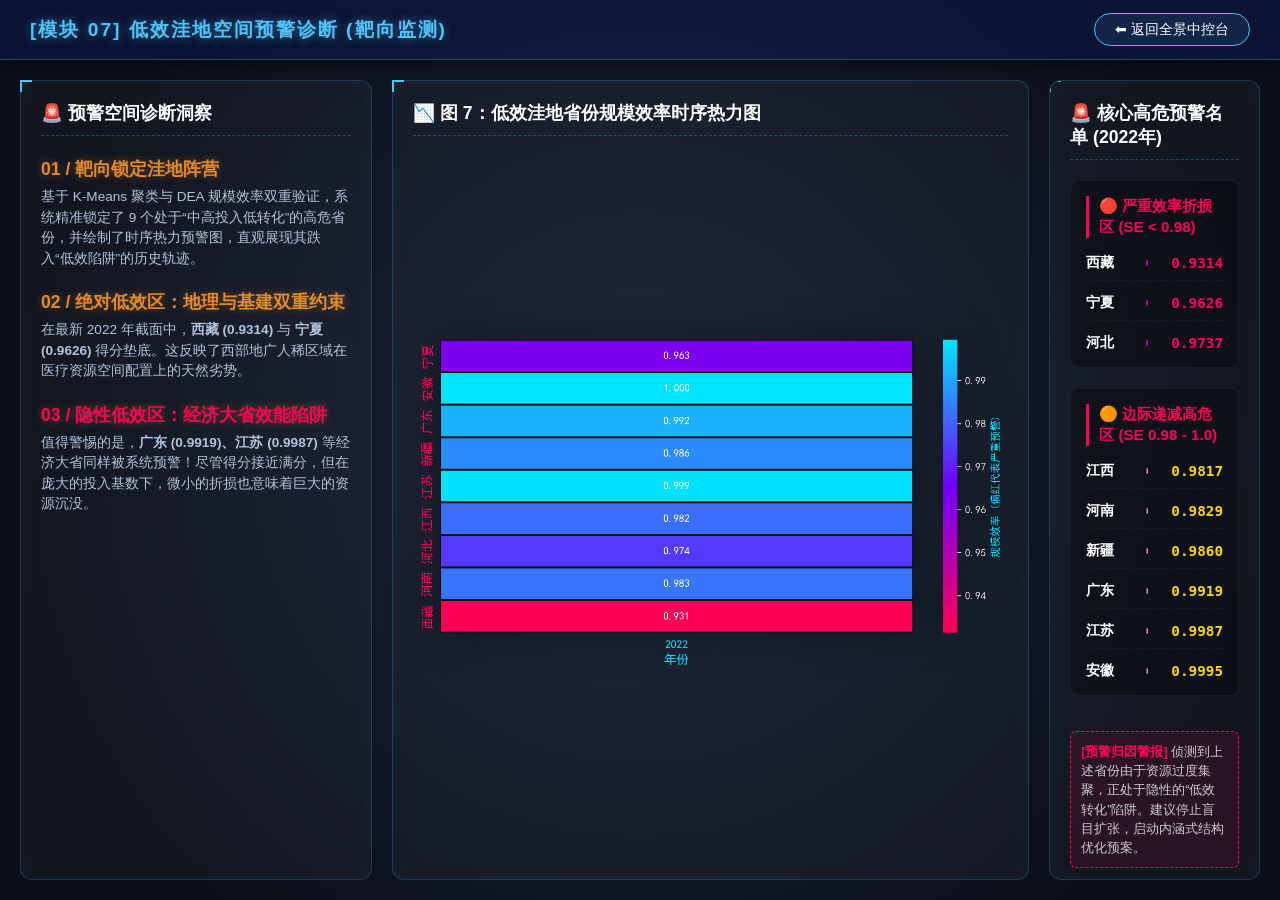
<file: detail_7.html>
<!DOCTYPE html>
<html>
<head>
    <meta charset="UTF-8">
    <title>深度解析舱：低效洼地空间预警诊断</title>
    <style>
        /* 全局暗黑科技风设定 - 恢复统一色调 */
        body {
            margin: 0; padding: 0; background-color: #0b0f19;
            background-image: radial-gradient(circle at 50% 50%, #1a233a 0%, #0b0f19 80%);
            color: #E0E0E0; font-family: 'Microsoft YaHei', sans-serif; height: 100vh; overflow: hidden; display: flex; flex-direction: column;
        }

        /* 顶部导航栏 - 恢复科技蓝标题 */
        .header { height: 60px; display: flex; justify-content: space-between; align-items: center; padding: 0 30px; background: rgba(11, 28, 87, 0.4); border-bottom: 1px solid rgba(79, 195, 247, 0.3); box-shadow: 0 4px 15px rgba(0,0,0,0.5); }
        .header h2 { margin: 0; font-size: 1.2em; color: #4fc3f7; letter-spacing: 2px; text-shadow: 0 0 10px rgba(79, 195, 247, 0.5); }
        .back-btn { color: #fff; text-decoration: none; border: 1px solid #4fc3f7; padding: 6px 20px; border-radius: 20px; background: rgba(79, 195, 247, 0.1); transition: all 0.3s; font-size: 0.9em; }
        .back-btn:hover { background: #4fc3f7; color: #0b0f19; box-shadow: 0 0 15px rgba(79, 195, 247, 0.8); }

        /* 布局 */
        .container { display: flex; flex: 1; padding: 20px; gap: 20px; box-sizing: border-box; height: calc(100vh - 60px); }

        /* 面板统一风格 - 恢复科技蓝边框 */
        .panel { background: rgba(255, 255, 255, 0.03); border: 1px solid rgba(79, 195, 247, 0.2); border-radius: 12px; padding: 20px; display: flex; flex-direction: column; box-shadow: inset 0 0 20px rgba(79, 195, 247, 0.05); position: relative; }
        .panel::before { content: ''; position: absolute; top: -1px; left: -1px; width: 10px; height: 10px; border-top: 2px solid #4fc3f7; border-left: 2px solid #4fc3f7; }
        .panel-title { color: #fff; font-size: 1.1em; margin-top: 0; margin-bottom: 20px; padding-bottom: 10px; border-bottom: 1px dashed rgba(79, 195, 247, 0.3); }

        /* 左侧提词区 */
        .left-panel { flex: 0 0 25%; }
        .insight-item { margin-bottom: 20px; line-height: 1.5; }
        /* 内部小标题保留橙色/红色对比，增加可读性 */
        .insight-item span { display: inline-block; color: #e28a2b; font-size: 1.1em; font-weight: bold; margin-bottom: 5px; text-shadow: 0 0 8px rgba(226, 138, 43, 0.4); }
        .insight-item p { margin: 0; color: #b0c4de; font-size: 0.85em; }

        /* 中央视图区 */
        .center-panel { flex: 0 0 48%; justify-content: center; align-items: center; }
        .center-panel img { max-width: 100%; max-height: 100%; object-fit: contain; filter: drop-shadow(0 0 20px rgba(0,0,0,0.4)); border-radius: 8px;}

        /* 右侧打分看板 */
        .right-panel { flex: 1; overflow-y: auto; }
        .data-card { background: rgba(0,0,0,0.3); border-radius: 8px; padding: 15px; margin-bottom: 20px; border: 1px solid rgba(255,255,255,0.05); }
        /* 数据标题保留红色预警感 */
        .data-card h4 { margin: 0 0 15px 0; font-size: 0.95em; color: #FF0055; border-left: 3px solid #FF0055; padding-left: 10px; }
        
        .score-row { display: flex; align-items: center; justify-content: space-between; margin-bottom: 12px; padding-bottom: 8px; border-bottom: 1px dashed rgba(255,255,255,0.05);}
        .score-row:last-child { border-bottom: none; margin-bottom: 0; padding-bottom: 0;}
        .prov-name { font-size: 0.9em; color: #fff; width: 45px; font-weight: bold;}
        .score-bar-bg { flex: 1; height: 6px; background: rgba(255,255,255,0.1); border-radius: 3px; margin: 0 15px; overflow: hidden; }
        
        /* 数据条颜色保留红色预警渐变 */
        .score-bar-fill { height: 100%; border-radius: 3px; background: linear-gradient(90deg, #7000FF, #FF0055); box-shadow: 0 0 10px rgba(255,0,85,0.6); transition: width 1.5s ease-in-out; }
        .score-val { font-family: monospace; font-size: 1.1em; width: 60px; text-align: right; color: #FF0055; font-weight: bold;}
        
        .alert-box { background: rgba(255, 0, 85, 0.1); border: 1px dashed #FF0055; padding: 10px; border-radius: 6px; font-size: 0.8em; color: #ccc; margin-top: 15px; line-height: 1.5;}
        
        /* 自定义滚动条 */
        .right-panel::-webkit-scrollbar { width: 6px; }
        .right-panel::-webkit-scrollbar-thumb { background: rgba(79, 195, 247, 0.3); border-radius: 3px; }
    </style>
</head>
<body>

    <div class="header">
        <h2>[模块 07] 低效洼地空间预警诊断 (靶向监测)</h2>
        <a href="dashboard.html" class="back-btn">⬅ 返回全景中控台</a>
    </div>

    <div class="container">
        
        <div class="panel left-panel">
            <h3 class="panel-title">🚨 预警空间诊断洞察</h3>
            
            <div class="insight-item">
                <span>01 / 靶向锁定洼地阵营</span>
                <p>基于 K-Means 聚类与 DEA 规模效率双重验证，系统精准锁定了 9 个处于“中高投入低转化”的高危省份，并绘制了时序热力预警图，直观展现其跌入“低效陷阱”的历史轨迹。</p>
            </div>
            
            <div class="insight-item">
                <span>02 / 绝对低效区：地理与基建双重约束</span>
                <p>在最新 2022 年截面中，<strong>西藏 (0.9314)</strong> 与 <strong>宁夏 (0.9626)</strong> 得分垫底。这反映了西部地广人稀区域在医疗资源空间配置上的天然劣势。</p>
            </div>

            <div class="insight-item">
                <span style="color: #FF0055;">03 / 隐性低效区：经济大省效能陷阱</span>
                <p>值得警惕的是，<strong>广东 (0.9919)、江苏 (0.9987)</strong> 等经济大省同样被系统预警！尽管得分接近满分，但在庞大的投入基数下，微小的折损也意味着巨大的资源沉没。</p>
            </div>
        </div>

        <div class="panel center-panel">
            <h3 class="panel-title" style="width: 100%; text-align: left; margin-bottom: 10px;">📉 图 7：低效洼地省份规模效率时序热力图</h3>
            <img src="images/warning_heatmap.png" alt="预警热力图" style="width: 100%; height: 100%; object-fit: contain;">
        </div>

        <div class="panel right-panel">
            <h3 class="panel-title">🚨 核心高危预警名单 (2022年)</h3>
            
            <div class="data-card">
                <h4>🔴 严重效率折损区 (SE < 0.98)</h4>
                <div class="score-row">
                    <div class="prov-name">西藏</div>
                    <div class="score-bar-bg"><div class="score-bar-fill" style="width: 93.14%;"></div></div>
                    <div class="score-val">0.9314</div>
                </div>
                <div class="score-row">
                    <div class="prov-name">宁夏</div>
                    <div class="score-bar-bg"><div class="score-bar-fill" style="width: 96.26%;"></div></div>
                    <div class="score-val">0.9626</div>
                </div>
                <div class="score-row">
                    <div class="prov-name">河北</div>
                    <div class="score-bar-bg"><div class="score-bar-fill" style="width: 97.37%;"></div></div>
                    <div class="score-val">0.9737</div>
                </div>
            </div>

            <div class="data-card">
                <h4>🟠 边际递减高危区 (SE 0.98 - 1.0)</h4>
                <div class="score-row">
                    <div class="prov-name">江西</div>
                    <div class="score-bar-bg"><div class="score-bar-fill" style="width: 98.17%; background: linear-gradient(90deg, #7000FF, #FFD700); box-shadow: 0 0 8px #FFD700;"></div></div>
                    <div class="score-val" style="color: #FFD700;">0.9817</div>
                </div>
                <div class="score-row">
                    <div class="prov-name">河南</div>
                    <div class="score-bar-bg"><div class="score-bar-fill" style="width: 98.29%; background: linear-gradient(90deg, #7000FF, #FFD700); box-shadow: 0 0 8px #FFD700;"></div></div>
                    <div class="score-val" style="color: #FFD700;">0.9829</div>
                </div>
                <div class="score-row">
                    <div class="prov-name">新疆</div>
                    <div class="score-bar-bg"><div class="score-bar-fill" style="width: 98.60%; background: linear-gradient(90deg, #7000FF, #FFD700); box-shadow: 0 0 8px #FFD700;"></div></div>
                    <div class="score-val" style="color: #FFD700;">0.9860</div>
                </div>
                <div class="score-row">
                    <div class="prov-name">广东</div>
                    <div class="score-bar-bg"><div class="score-bar-fill" style="width: 99.19%; background: linear-gradient(90deg, #7000FF, #FFD700); box-shadow: 0 0 8px #FFD700;"></div></div>
                    <div class="score-val" style="color: #FFD700;">0.9919</div>
                </div>
                <div class="score-row">
                    <div class="prov-name">江苏</div>
                    <div class="score-bar-bg"><div class="score-bar-fill" style="width: 99.87%; background: linear-gradient(90deg, #7000FF, #FFD700); box-shadow: 0 0 8px #FFD700;"></div></div>
                    <div class="score-val" style="color: #FFD700;">0.9987</div>
                </div>
                <div class="score-row">
                    <div class="prov-name">安徽</div>
                    <div class="score-bar-bg"><div class="score-bar-fill" style="width: 99.95%; background: linear-gradient(90deg, #7000FF, #FFD700); box-shadow: 0 0 8px #FFD700;"></div></div>
                    <div class="score-val" style="color: #FFD700;">0.9995</div>
                </div>
            </div>

            <div class="alert-box">
                <strong><span style="color: #FF0055;">[预警归因警报]</span></strong> 侦测到上述省份由于资源过度集聚，正处于隐性的“低效转化”陷阱。建议停止盲目扩张，启动内涵式结构优化预案。
            </div>
            
        </div>
    </div>
</body>
</html>
</file>
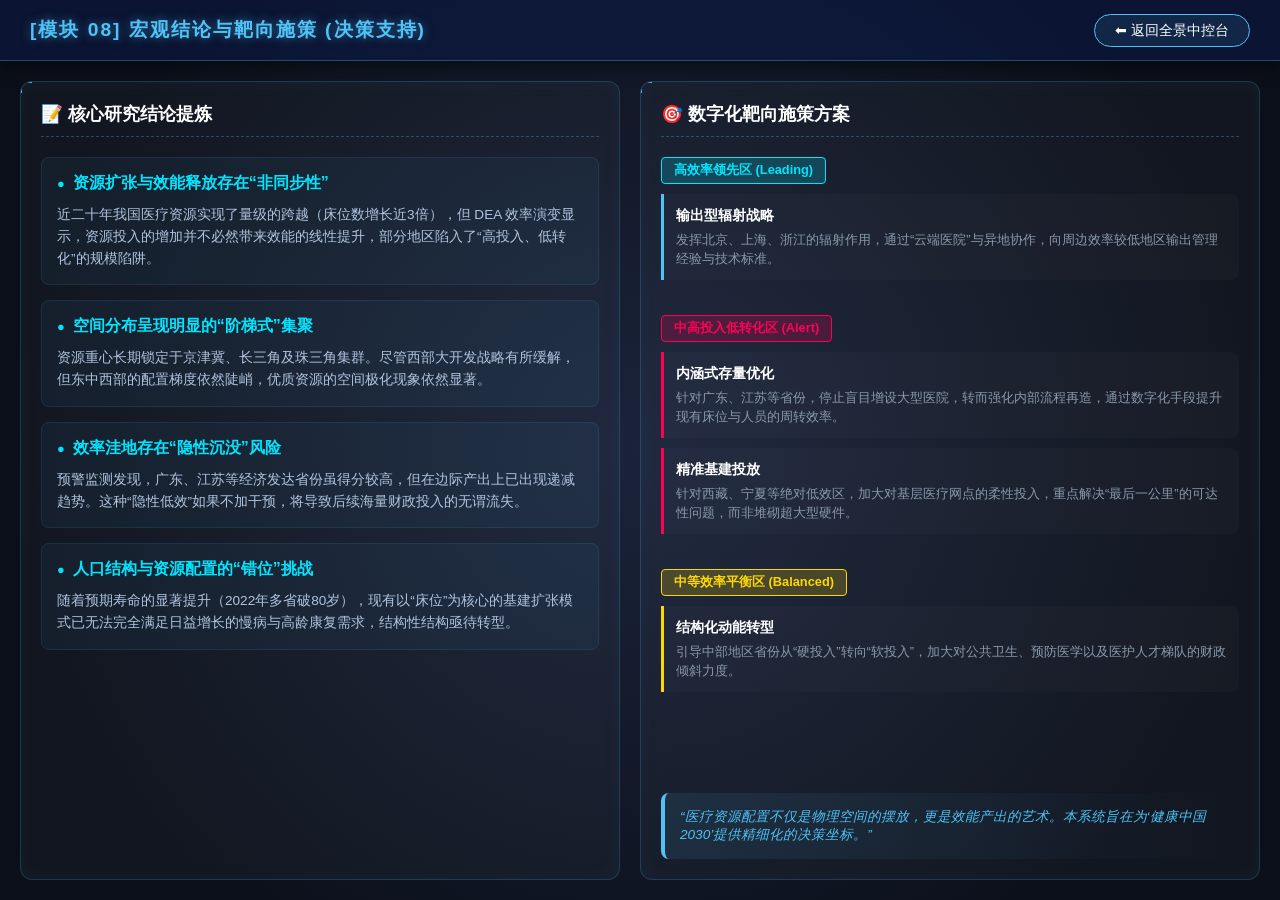
<file: detail_8.html>
<!DOCTYPE html>
<html>
<head>
    <meta charset="UTF-8">
    <title>深度解析舱：宏观结论与靶向施策</title>
    <style>
        /* 全局暗黑科技风设定 */
        body {
            margin: 0; padding: 0; background-color: #0b0f19;
            background-image: radial-gradient(circle at 50% 50%, #1a233a 0%, #0b0f19 80%);
            color: #E0E0E0; font-family: 'Microsoft YaHei', sans-serif; height: 100vh; overflow: hidden; display: flex; flex-direction: column;
        }

        /* 顶部导航栏 - 科技蓝风格 */
        .header { height: 60px; display: flex; justify-content: space-between; align-items: center; padding: 0 30px; background: rgba(11, 28, 87, 0.4); border-bottom: 1px solid rgba(79, 195, 247, 0.3); box-shadow: 0 4px 15px rgba(0,0,0,0.5); }
        .header h2 { margin: 0; font-size: 1.2em; color: #4fc3f7; letter-spacing: 2px; text-shadow: 0 0 10px rgba(79, 195, 247, 0.5); }
        .back-btn { color: #fff; text-decoration: none; border: 1px solid #4fc3f7; padding: 6px 20px; border-radius: 20px; background: rgba(79, 195, 247, 0.1); transition: all 0.3s; font-size: 0.9em; }
        .back-btn:hover { background: #4fc3f7; color: #0b0f19; box-shadow: 0 0 15px rgba(79, 195, 247, 0.8); }

        /* 布局 */
        .container { display: flex; flex: 1; padding: 20px; gap: 20px; box-sizing: border-box; height: calc(100vh - 60px); }

        /* 面板统一风格 */
        .panel { background: rgba(255, 255, 255, 0.03); border: 1px solid rgba(79, 195, 247, 0.2); border-radius: 12px; padding: 20px; display: flex; flex-direction: column; box-shadow: inset 0 0 20px rgba(79, 195, 247, 0.05); position: relative; }
        .panel::before { content: ''; position: absolute; top: -1px; left: -1px; width: 10px; height: 10px; border-top: 2px solid #4fc3f7; border-left: 2px solid #4fc3f7; }
        .panel-title { color: #fff; font-size: 1.1em; margin-top: 0; margin-bottom: 20px; padding-bottom: 10px; border-bottom: 1px dashed rgba(79, 195, 247, 0.3); display: flex; align-items: center; }
        .panel-title i { margin-right: 10px; color: #4fc3f7; }

        /* 左侧：宏观结论区 */
        .left-panel { flex: 0 0 45%; overflow-y: auto; }
        .conclusion-card { background: rgba(79, 195, 247, 0.05); border: 1px solid rgba(79, 195, 247, 0.1); border-radius: 8px; padding: 15px; margin-bottom: 15px; transition: transform 0.3s; }
        .conclusion-card:hover { transform: translateX(10px); background: rgba(79, 195, 247, 0.1); }
        .conclusion-card h4 { margin: 0 0 10px 0; color: #00E5FF; font-size: 1em; display: flex; align-items: center; }
        .conclusion-card h4::before { content: '●'; margin-right: 8px; font-size: 0.8em; }
        .conclusion-card p { margin: 0; font-size: 0.85em; line-height: 1.6; color: #b0c4de; }

        /* 右侧：靶向施策区 */
        .right-panel { flex: 1; overflow-y: auto; }
        .policy-group { margin-bottom: 25px; }
        .policy-tag { display: inline-block; padding: 4px 12px; border-radius: 4px; font-size: 0.8em; font-weight: bold; margin-bottom: 10px; }
        
        /* 针对不同阵营的标签颜色 */
        .tag-leading { background: rgba(0, 229, 255, 0.2); color: #00E5FF; border: 1px solid #00E5FF; }
        .tag-warning { background: rgba(255, 0, 85, 0.2); color: #FF0055; border: 1px solid #FF0055; }
        .tag-balance { background: rgba(255, 215, 0, 0.2); color: #FFD700; border: 1px solid #FFD700; }

        .policy-item { background: rgba(255,255,255,0.02); border-left: 3px solid #4fc3f7; padding: 12px; margin-bottom: 10px; border-radius: 0 8px 8px 0; }
        .policy-item strong { display: block; color: #fff; font-size: 0.9em; margin-bottom: 5px; }
        .policy-item span { font-size: 0.8em; color: #8899aa; }

        /* 总结寄语 */
        .summary-footer { margin-top: auto; padding: 15px; background: linear-gradient(90deg, rgba(79, 195, 247, 0.1), transparent); border-radius: 8px; border-left: 4px solid #4fc3f7; }
        .summary-footer p { margin: 0; font-style: italic; font-size: 0.85em; color: #4fc3f7; }

        /* 自定义滚动条 */
        ::-webkit-scrollbar { width: 5px; }
        ::-webkit-scrollbar-thumb { background: rgba(79, 195, 247, 0.2); border-radius: 3px; }
    </style>
</head>
<body>

    <div class="header">
        <h2>[模块 08] 宏观结论与靶向施策 (决策支持)</h2>
        <a href="dashboard.html" class="back-btn">⬅ 返回全景中控台</a>
    </div>

    <div class="container">
        
        <div class="panel left-panel">
            <h3 class="panel-title">📝 核心研究结论提炼</h3>
            
            <div class="conclusion-card">
                <h4>资源扩张与效能释放存在“非同步性”</h4>
                <p>近二十年我国医疗资源实现了量级的跨越（床位数增长近3倍），但 DEA 效率演变显示，资源投入的增加并不必然带来效能的线性提升，部分地区陷入了“高投入、低转化”的规模陷阱。</p>
            </div>

            <div class="conclusion-card">
                <h4>空间分布呈现明显的“阶梯式”集聚</h4>
                <p>资源重心长期锁定于京津冀、长三角及珠三角集群。尽管西部大开发战略有所缓解，但东中西部的配置梯度依然陡峭，优质资源的空间极化现象依然显著。</p>
            </div>

            <div class="conclusion-card">
                <h4>效率洼地存在“隐性沉没”风险</h4>
                <p>预警监测发现，广东、江苏等经济发达省份虽得分较高，但在边际产出上已出现递减趋势。这种“隐性低效”如果不加干预，将导致后续海量财政投入的无谓流失。</p>
            </div>

            <div class="conclusion-card">
                <h4>人口结构与资源配置的“错位”挑战</h4>
                <p>随着预期寿命的显著提升（2022年多省破80岁），现有以“床位”为核心的基建扩张模式已无法完全满足日益增长的慢病与高龄康复需求，结构性结构亟待转型。</p>
            </div>
        </div>

        <div class="panel right-panel">
            <h3 class="panel-title">🎯 数字化靶向施策方案</h3>
            
            <div class="policy-group">
                <div class="policy-tag tag-leading">高效率领先区 (Leading)</div>
                <div class="policy-item">
                    <strong>输出型辐射战略</strong>
                    <span>发挥北京、上海、浙江的辐射作用，通过“云端医院”与异地协作，向周边效率较低地区输出管理经验与技术标准。</span>
                </div>
            </div>

            <div class="policy-group">
                <div class="policy-tag tag-warning">中高投入低转化区 (Alert)</div>
                <div class="policy-item" style="border-left-color: #FF0055;">
                    <strong>内涵式存量优化</strong>
                    <span>针对广东、江苏等省份，停止盲目增设大型医院，转而强化内部流程再造，通过数字化手段提升现有床位与人员的周转效率。</span>
                </div>
                <div class="policy-item" style="border-left-color: #FF0055;">
                    <strong>精准基建投放</strong>
                    <span>针对西藏、宁夏等绝对低效区，加大对基层医疗网点的柔性投入，重点解决“最后一公里”的可达性问题，而非堆砌超大型硬件。</span>
                </div>
            </div>

            <div class="policy-group">
                <div class="policy-tag tag-balance">中等效率平衡区 (Balanced)</div>
                <div class="policy-item" style="border-left-color: #FFD700;">
                    <strong>结构化动能转型</strong>
                    <span>引导中部地区省份从“硬投入”转向“软投入”，加大对公共卫生、预防医学以及医护人才梯队的财政倾斜力度。</span>
                </div>
            </div>

            <div class="summary-footer">
                <p>“医疗资源配置不仅是物理空间的摆放，更是效能产出的艺术。本系统旨在为‘健康中国2030’提供精细化的决策坐标。”</p>
            </div>
            
        </div>
    </div>
</body>
</html>
</file>
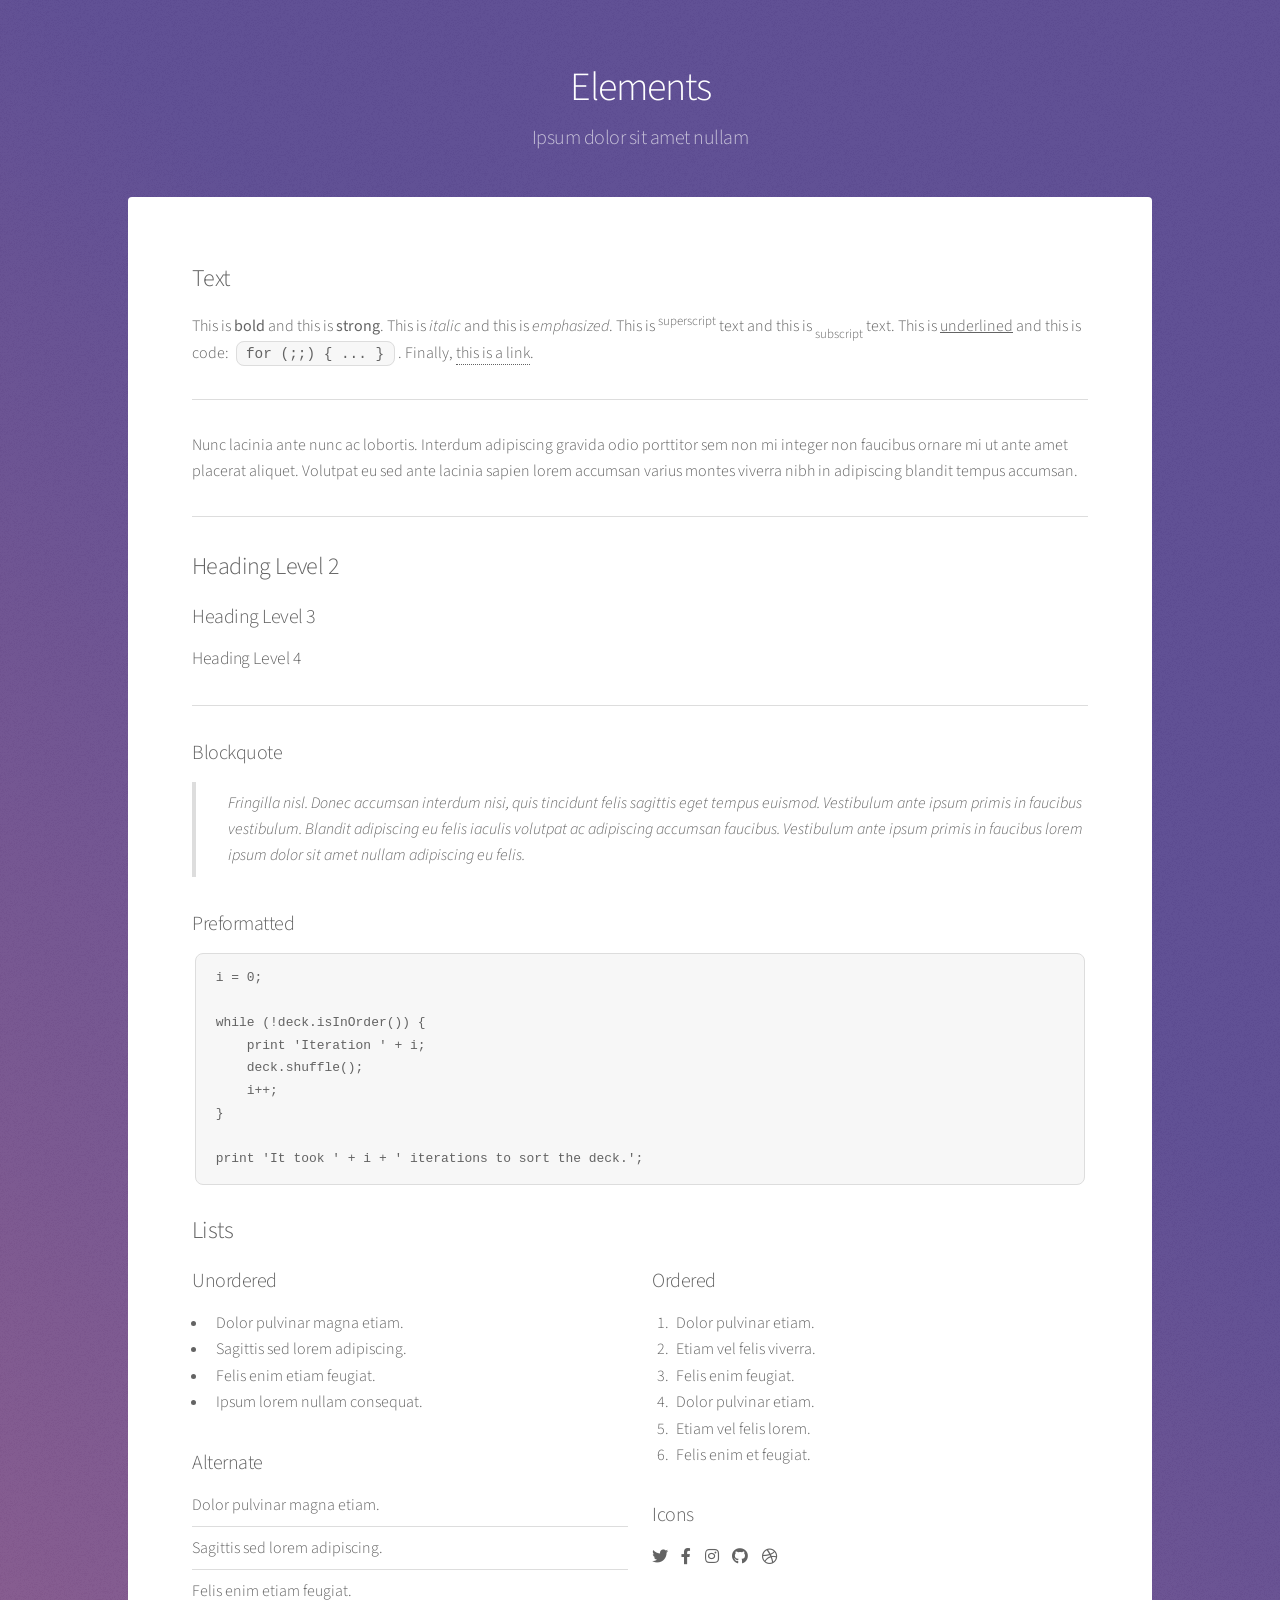
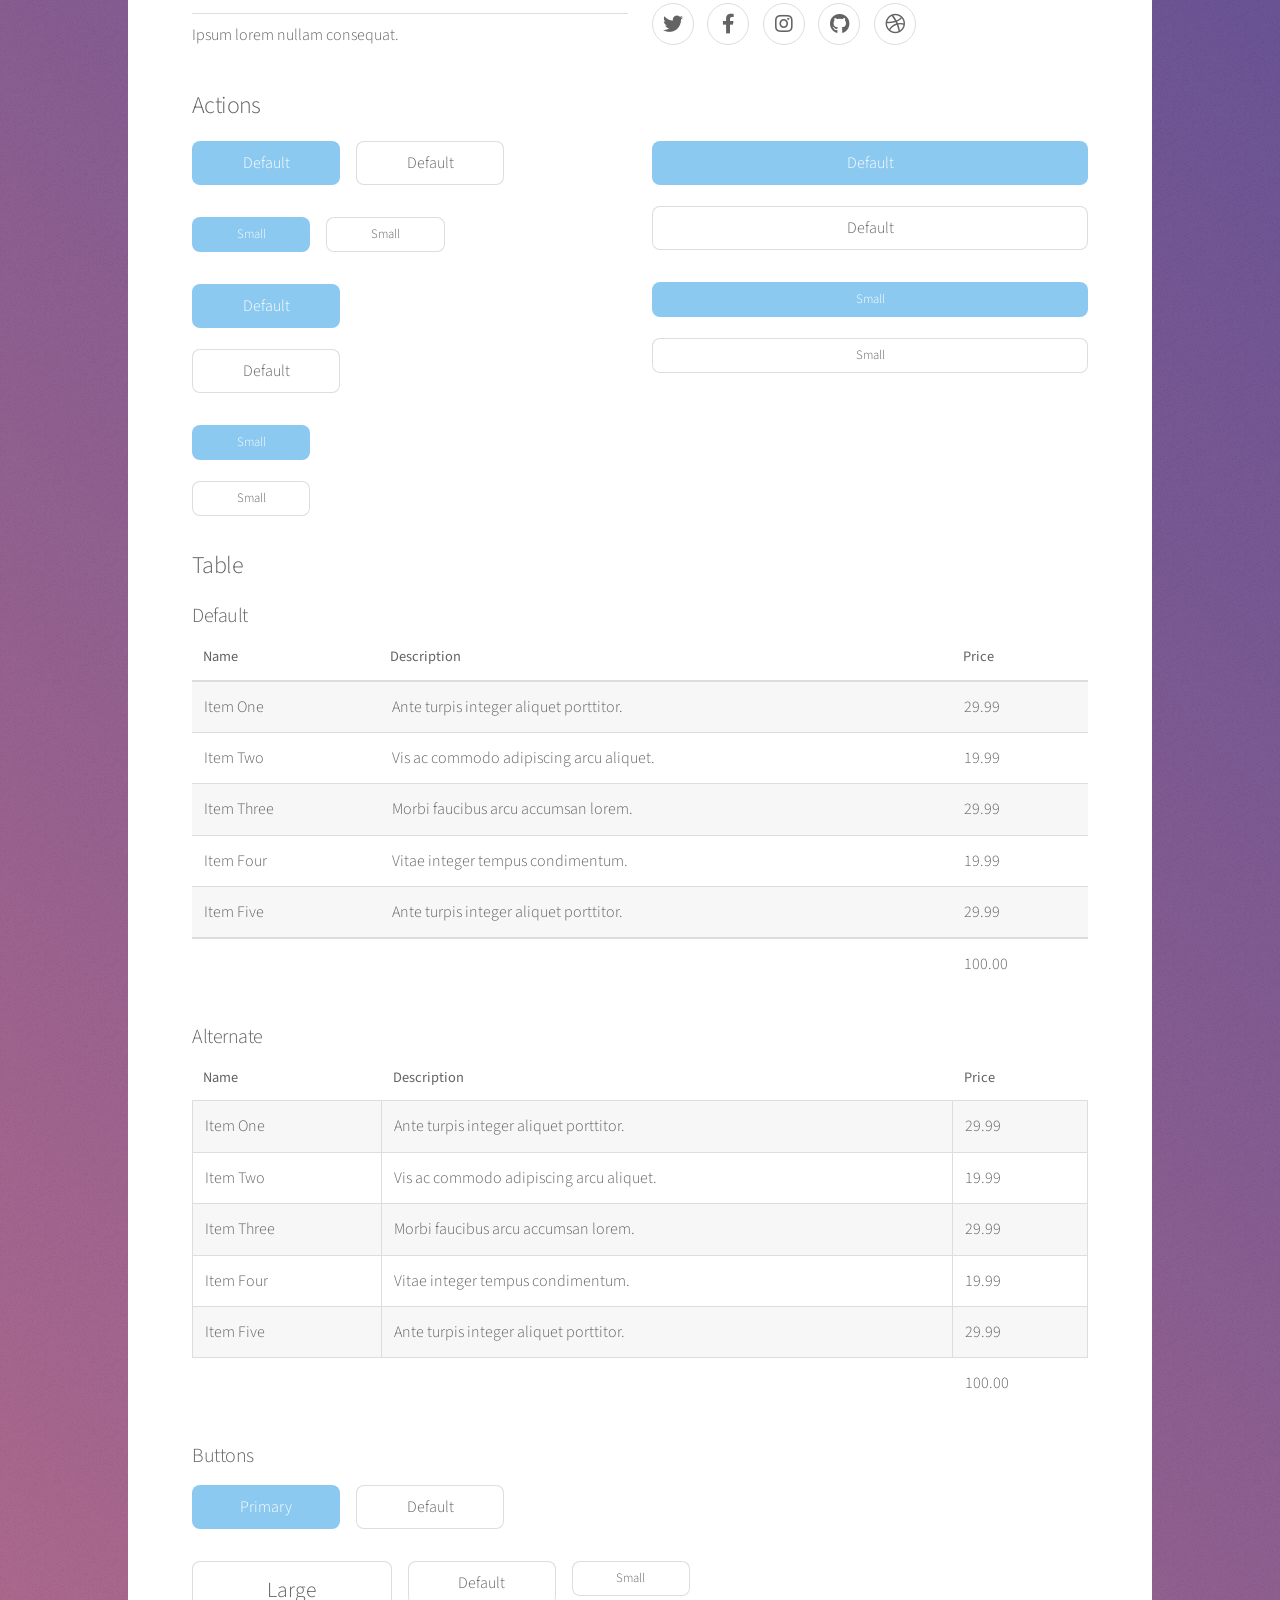
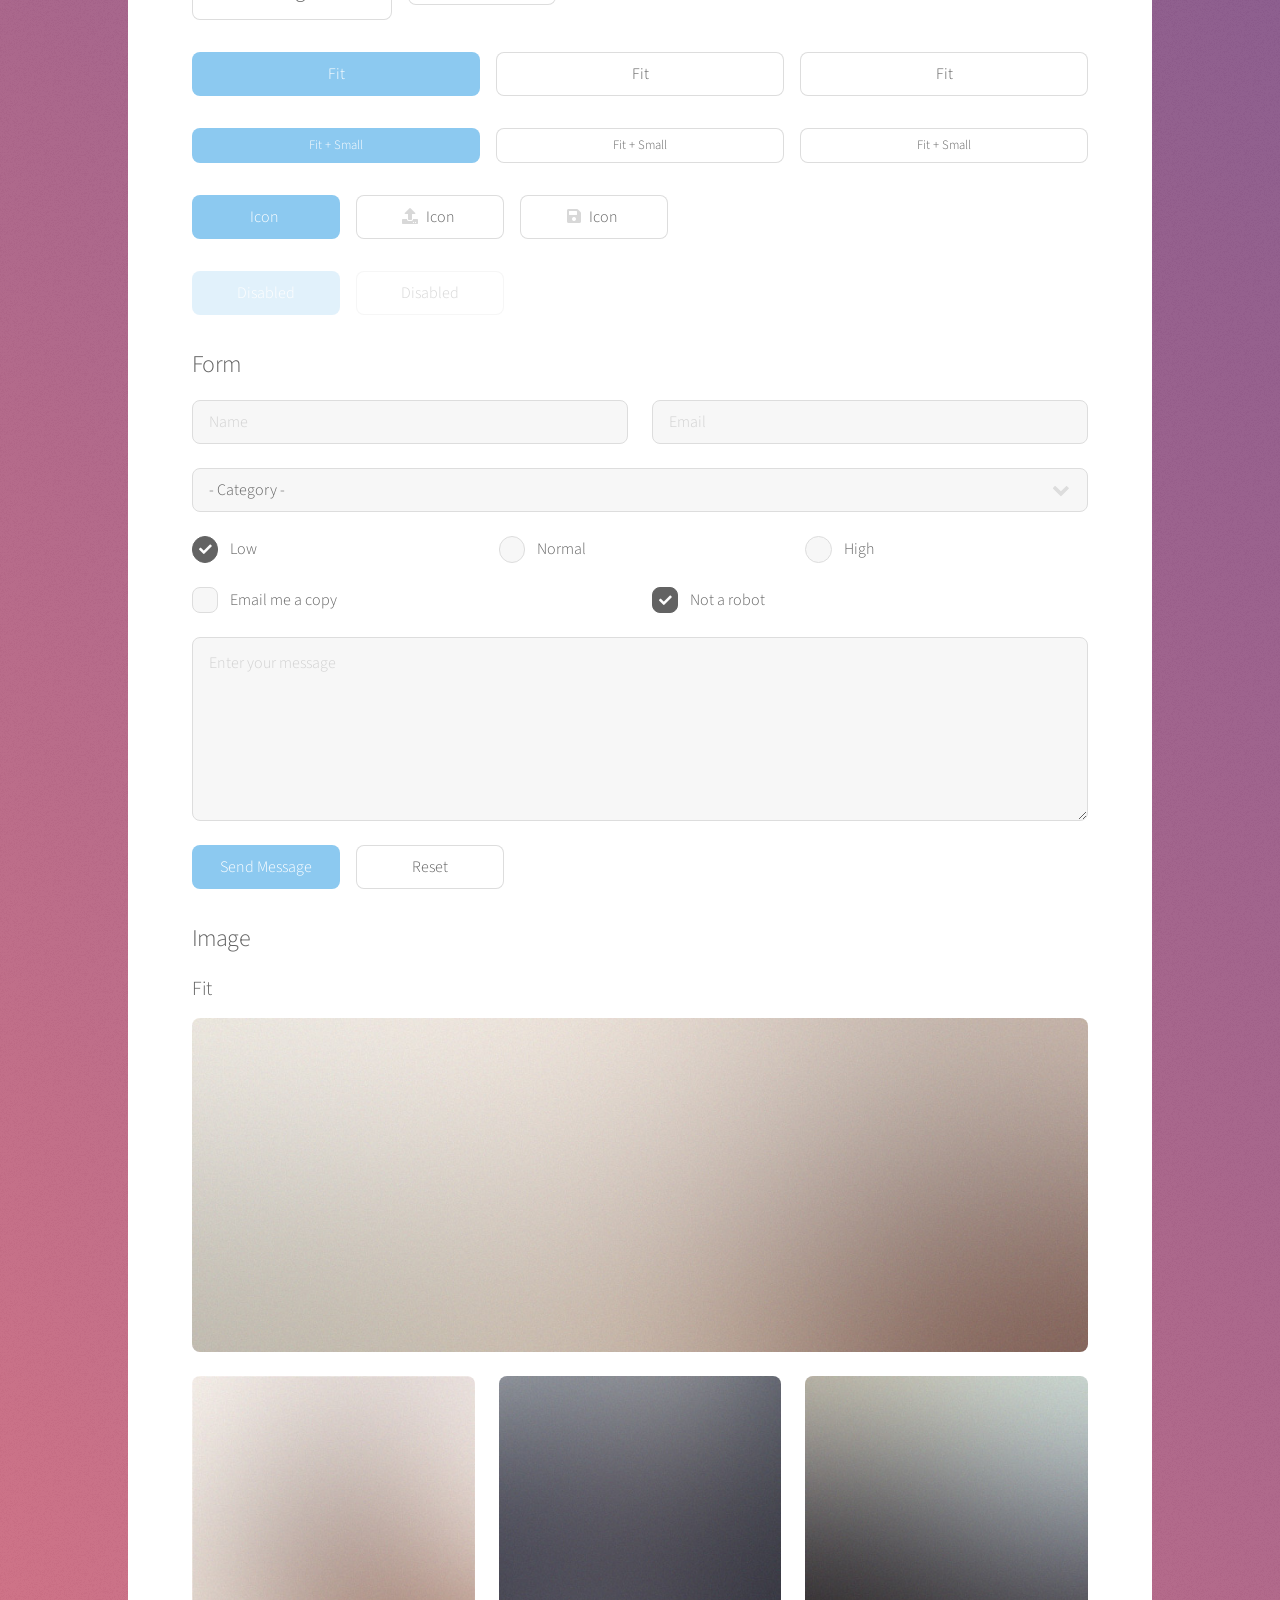
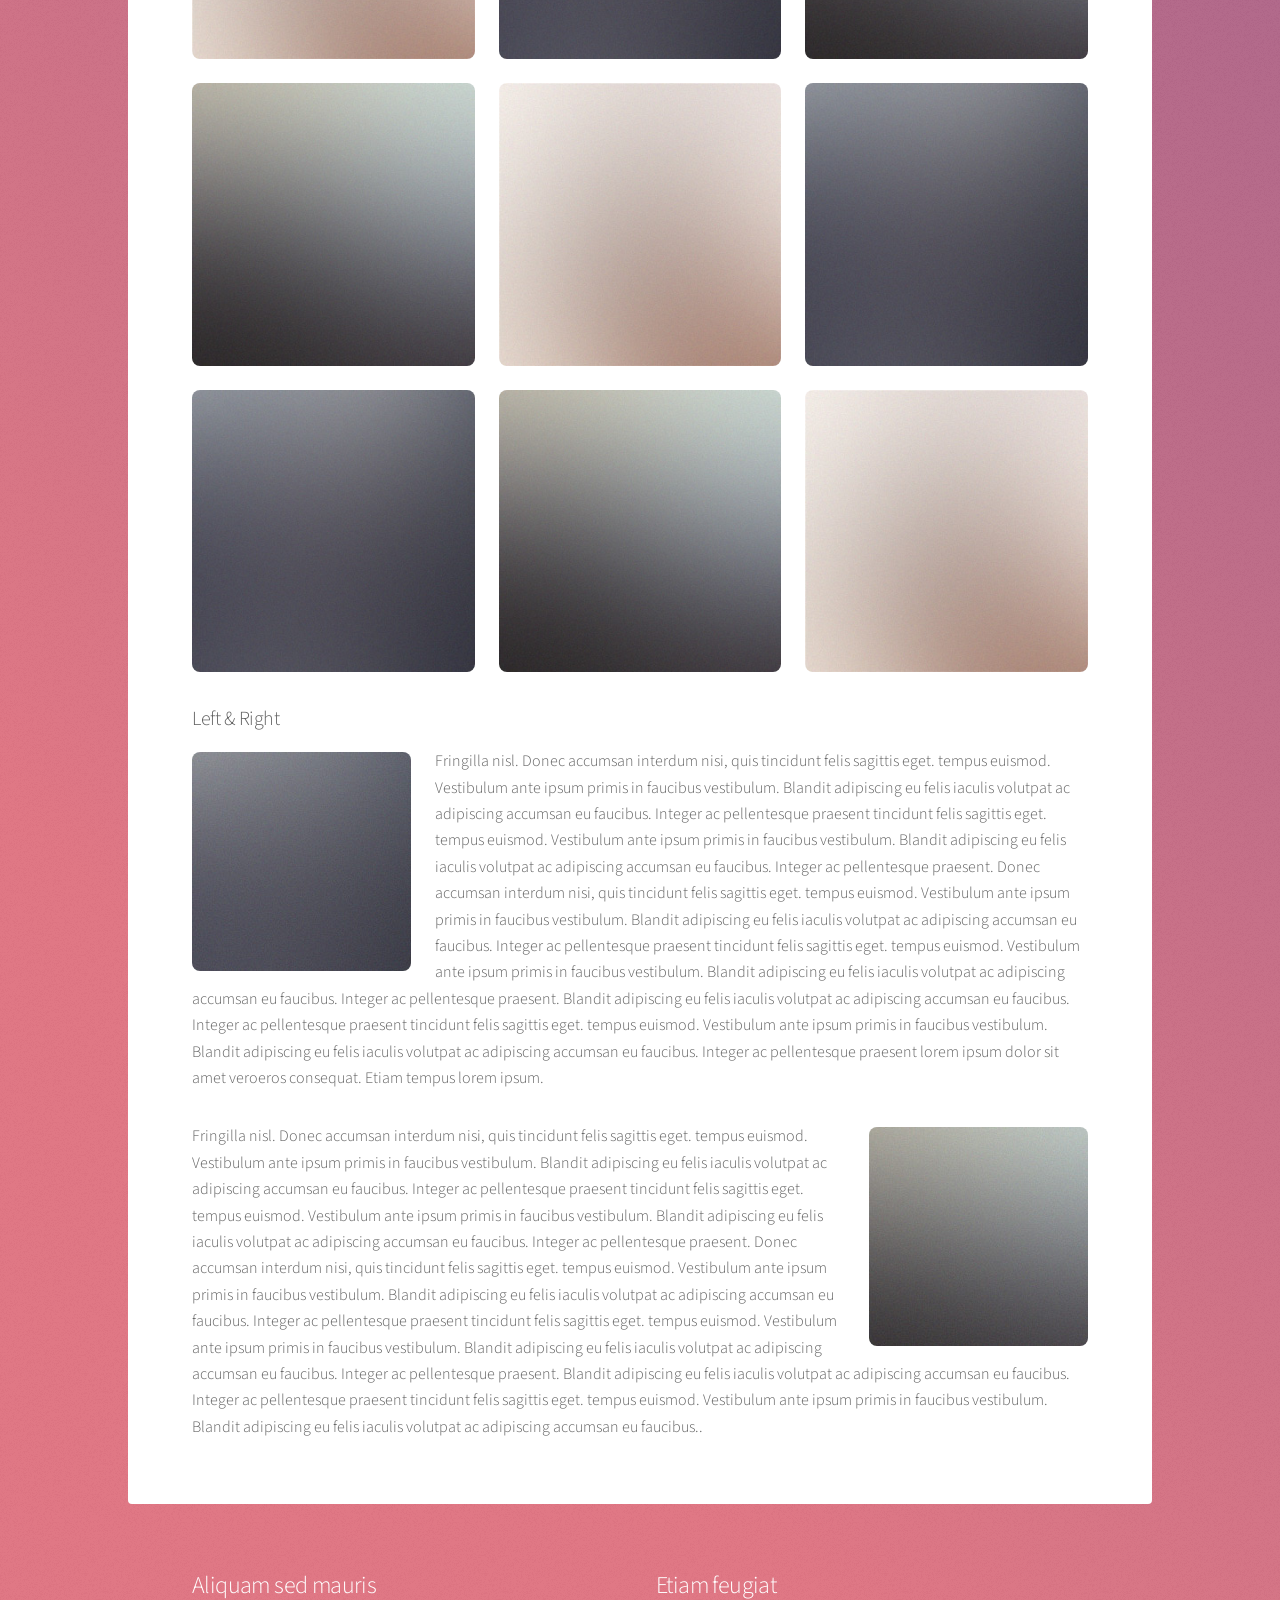
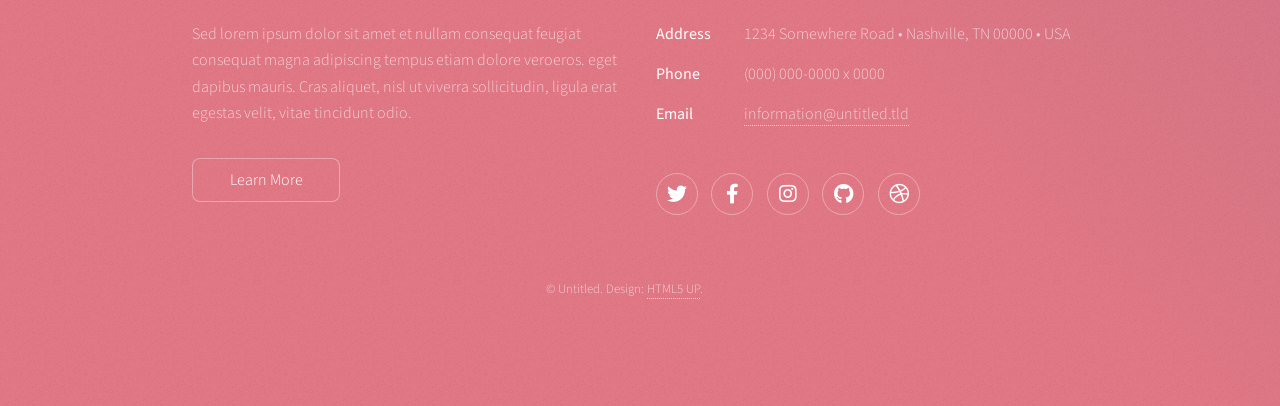
<file: elements.html>
<!DOCTYPE HTML>
<!--
	Stellar by HTML5 UP
	html5up.net | @ajlkn
	Free for personal and commercial use under the CCA 3.0 license (html5up.net/license)
-->
<html>
	<head>
		<title>Elements - Stellar by HTML5 UP</title>
		<meta charset="utf-8" />
		<meta name="viewport" content="width=device-width, initial-scale=1, user-scalable=no" />
		<link rel="stylesheet" href="assets/css/main.css" />
		<noscript><link rel="stylesheet" href="assets/css/noscript.css" /></noscript>
	</head>
	<body class="is-preload">

		<!-- Wrapper -->
			<div id="wrapper">

				<!-- Header -->
					<header id="header">
						<h1>Elements</h1>
						<p>Ipsum dolor sit amet nullam</p>
					</header>

				<!-- Main -->
					<div id="main">

						<!-- Content -->
							<section id="content" class="main">

								<!-- Text -->
									<section>
										<h2>Text</h2>
										<p>This is <b>bold</b> and this is <strong>strong</strong>. This is <i>italic</i> and this is <em>emphasized</em>.
										This is <sup>superscript</sup> text and this is <sub>subscript</sub> text.
										This is <u>underlined</u> and this is code: <code>for (;;) { ... }</code>. Finally, <a href="#">this is a link</a>.</p>
										<hr />
										<p>Nunc lacinia ante nunc ac lobortis. Interdum adipiscing gravida odio porttitor sem non mi integer non faucibus ornare mi ut ante amet placerat aliquet. Volutpat eu sed ante lacinia sapien lorem accumsan varius montes viverra nibh in adipiscing blandit tempus accumsan.</p>
										<hr />
										<h2>Heading Level 2</h2>
										<h3>Heading Level 3</h3>
										<h4>Heading Level 4</h4>
										<hr />
										<h3>Blockquote</h3>
										<blockquote>Fringilla nisl. Donec accumsan interdum nisi, quis tincidunt felis sagittis eget tempus euismod. Vestibulum ante ipsum primis in faucibus vestibulum. Blandit adipiscing eu felis iaculis volutpat ac adipiscing accumsan faucibus. Vestibulum ante ipsum primis in faucibus lorem ipsum dolor sit amet nullam adipiscing eu felis.</blockquote>
										<h3>Preformatted</h3>
										<pre><code>i = 0;

while (!deck.isInOrder()) {
    print 'Iteration ' + i;
    deck.shuffle();
    i++;
}

print 'It took ' + i + ' iterations to sort the deck.';</code></pre>
									</section>

								<!-- Lists -->
									<section>
										<h2>Lists</h2>
										<div class="row">
											<div class="col-6 col-12-medium">
												<h3>Unordered</h3>
												<ul>
													<li>Dolor pulvinar magna etiam.</li>
													<li>Sagittis sed lorem adipiscing.</li>
													<li>Felis enim etiam feugiat.</li>
													<li>Ipsum lorem nullam consequat.</li>
												</ul>
												<h3>Alternate</h3>
												<ul class="alt">
													<li>Dolor pulvinar magna etiam.</li>
													<li>Sagittis sed lorem adipiscing.</li>
													<li>Felis enim etiam feugiat.</li>
													<li>Ipsum lorem nullam consequat.</li>
												</ul>
											</div>
											<div class="col-6 col-12-medium">
												<h3>Ordered</h3>
												<ol>
													<li>Dolor pulvinar etiam.</li>
													<li>Etiam vel felis viverra.</li>
													<li>Felis enim feugiat.</li>
													<li>Dolor pulvinar etiam.</li>
													<li>Etiam vel felis lorem.</li>
													<li>Felis enim et feugiat.</li>
												</ol>
												<h3>Icons</h3>
												<ul class="icons">
													<li><a href="#" class="icon brands fa-twitter"><span class="label">Twitter</span></a></li>
													<li><a href="#" class="icon brands fa-facebook-f"><span class="label">Facebook</span></a></li>
													<li><a href="#" class="icon brands fa-instagram"><span class="label">Instagram</span></a></li>
													<li><a href="#" class="icon brands fa-github"><span class="label">GitHub</span></a></li>
													<li><a href="#" class="icon brands fa-dribbble"><span class="label">Dribbble</span></a></li>
												</ul>
												<ul class="icons">
													<li><a href="#" class="icon brands alt fa-twitter"><span class="label">Twitter</span></a></li>
													<li><a href="#" class="icon brands alt fa-facebook-f"><span class="label">Facebook</span></a></li>
													<li><a href="#" class="icon brands alt fa-instagram"><span class="label">Instagram</span></a></li>
													<li><a href="#" class="icon brands alt fa-github"><span class="label">GitHub</span></a></li>
													<li><a href="#" class="icon brands alt fa-dribbble"><span class="label">Dribbble</span></a></li>
												</ul>
											</div>
										</div>
										<h2>Actions</h2>
										<div class="row">
											<div class="col-6 col-12-medium">
												<ul class="actions">
													<li><a href="#" class="button primary">Default</a></li>
													<li><a href="#" class="button">Default</a></li>
												</ul>
												<ul class="actions small">
													<li><a href="#" class="button primary small">Small</a></li>
													<li><a href="#" class="button small">Small</a></li>
												</ul>
												<ul class="actions stacked">
													<li><a href="#" class="button primary">Default</a></li>
													<li><a href="#" class="button">Default</a></li>
												</ul>
												<ul class="actions stacked">
													<li><a href="#" class="button primary small">Small</a></li>
													<li><a href="#" class="button small">Small</a></li>
												</ul>
											</div>
											<div class="col-6 col-12-medium">
												<ul class="actions stacked">
													<li><a href="#" class="button primary fit">Default</a></li>
													<li><a href="#" class="button fit">Default</a></li>
												</ul>
												<ul class="actions stacked">
													<li><a href="#" class="button primary small fit">Small</a></li>
													<li><a href="#" class="button small fit">Small</a></li>
												</ul>
											</div>
										</div>
									</section>

								<!-- Table -->
									<section>
										<h2>Table</h2>
										<h3>Default</h3>
										<div class="table-wrapper">
											<table>
												<thead>
													<tr>
														<th>Name</th>
														<th>Description</th>
														<th>Price</th>
													</tr>
												</thead>
												<tbody>
													<tr>
														<td>Item One</td>
														<td>Ante turpis integer aliquet porttitor.</td>
														<td>29.99</td>
													</tr>
													<tr>
														<td>Item Two</td>
														<td>Vis ac commodo adipiscing arcu aliquet.</td>
														<td>19.99</td>
													</tr>
													<tr>
														<td>Item Three</td>
														<td> Morbi faucibus arcu accumsan lorem.</td>
														<td>29.99</td>
													</tr>
													<tr>
														<td>Item Four</td>
														<td>Vitae integer tempus condimentum.</td>
														<td>19.99</td>
													</tr>
													<tr>
														<td>Item Five</td>
														<td>Ante turpis integer aliquet porttitor.</td>
														<td>29.99</td>
													</tr>
												</tbody>
												<tfoot>
													<tr>
														<td colspan="2"></td>
														<td>100.00</td>
													</tr>
												</tfoot>
											</table>
										</div>

										<h3>Alternate</h3>
										<div class="table-wrapper">
											<table class="alt">
												<thead>
													<tr>
														<th>Name</th>
														<th>Description</th>
														<th>Price</th>
													</tr>
												</thead>
												<tbody>
													<tr>
														<td>Item One</td>
														<td>Ante turpis integer aliquet porttitor.</td>
														<td>29.99</td>
													</tr>
													<tr>
														<td>Item Two</td>
														<td>Vis ac commodo adipiscing arcu aliquet.</td>
														<td>19.99</td>
													</tr>
													<tr>
														<td>Item Three</td>
														<td> Morbi faucibus arcu accumsan lorem.</td>
														<td>29.99</td>
													</tr>
													<tr>
														<td>Item Four</td>
														<td>Vitae integer tempus condimentum.</td>
														<td>19.99</td>
													</tr>
													<tr>
														<td>Item Five</td>
														<td>Ante turpis integer aliquet porttitor.</td>
														<td>29.99</td>
													</tr>
												</tbody>
												<tfoot>
													<tr>
														<td colspan="2"></td>
														<td>100.00</td>
													</tr>
												</tfoot>
											</table>
										</div>
									</section>

								<!-- Buttons -->
									<section>
										<h3>Buttons</h3>
										<ul class="actions">
											<li><a href="#" class="button primary">Primary</a></li>
											<li><a href="#" class="button">Default</a></li>
										</ul>
										<ul class="actions">
											<li><a href="#" class="button large">Large</a></li>
											<li><a href="#" class="button">Default</a></li>
											<li><a href="#" class="button small">Small</a></li>
										</ul>
										<ul class="actions fit">
											<li><a href="#" class="button primary fit">Fit</a></li>
											<li><a href="#" class="button fit">Fit</a></li>
											<li><a href="#" class="button fit">Fit</a></li>
										</ul>
										<ul class="actions fit small">
											<li><a href="#" class="button primary fit small">Fit + Small</a></li>
											<li><a href="#" class="button fit small">Fit + Small</a></li>
											<li><a href="#" class="button fit small">Fit + Small</a></li>
										</ul>
										<ul class="actions">
											<li><a href="#" class="button primary icon solidfa-download">Icon</a></li>
											<li><a href="#" class="button icon solid fa-upload">Icon</a></li>
											<li><a href="#" class="button icon solid fa-save">Icon</a></li>
										</ul>
										<ul class="actions">
											<li><span class="button primary disabled">Disabled</span></li>
											<li><span class="button disabled">Disabled</span></li>
										</ul>
									</section>

								<!-- Form -->
									<section>
										<h2>Form</h2>
										<form method="post" action="#">
											<div class="row gtr-uniform">
												<div class="col-6 col-12-xsmall">
													<input type="text" name="demo-name" id="demo-name" value="" placeholder="Name" />
												</div>
												<div class="col-6 col-12-xsmall">
													<input type="email" name="demo-email" id="demo-email" value="" placeholder="Email" />
												</div>
												<div class="col-12">
													<select name="demo-category" id="demo-category">
														<option value="">- Category -</option>
														<option value="1">Manufacturing</option>
														<option value="1">Shipping</option>
														<option value="1">Administration</option>
														<option value="1">Human Resources</option>
													</select>
												</div>
												<div class="col-4 col-12-small">
													<input type="radio" id="demo-priority-low" name="demo-priority" checked>
													<label for="demo-priority-low">Low</label>
												</div>
												<div class="col-4 col-12-small">
													<input type="radio" id="demo-priority-normal" name="demo-priority">
													<label for="demo-priority-normal">Normal</label>
												</div>
												<div class="col-4 col-12-small">
													<input type="radio" id="demo-priority-high" name="demo-priority">
													<label for="demo-priority-high">High</label>
												</div>
												<div class="col-6 col-12-small">
													<input type="checkbox" id="demo-copy" name="demo-copy">
													<label for="demo-copy">Email me a copy</label>
												</div>
												<div class="col-6 col-12-small">
													<input type="checkbox" id="demo-human" name="demo-human" checked>
													<label for="demo-human">Not a robot</label>
												</div>
												<div class="col-12">
													<textarea name="demo-message" id="demo-message" placeholder="Enter your message" rows="6"></textarea>
												</div>
												<div class="col-12">
													<ul class="actions">
														<li><input type="submit" value="Send Message" class="primary" /></li>
														<li><input type="reset" value="Reset" /></li>
													</ul>
												</div>
											</div>
										</form>
									</section>

								<!-- Image -->
									<section>
										<h2>Image</h2>
										<h3>Fit</h3>
										<div class="box alt">
											<div class="row gtr-uniform">
												<div class="col-12"><span class="image fit"><img src="images/pic04.jpg" alt="" /></span></div>
												<div class="col-4"><span class="image fit"><img src="images/pic01.jpg" alt="" /></span></div>
												<div class="col-4"><span class="image fit"><img src="images/pic02.jpg" alt="" /></span></div>
												<div class="col-4"><span class="image fit"><img src="images/pic03.jpg" alt="" /></span></div>
												<div class="col-4"><span class="image fit"><img src="images/pic03.jpg" alt="" /></span></div>
												<div class="col-4"><span class="image fit"><img src="images/pic01.jpg" alt="" /></span></div>
												<div class="col-4"><span class="image fit"><img src="images/pic02.jpg" alt="" /></span></div>
												<div class="col-4"><span class="image fit"><img src="images/pic02.jpg" alt="" /></span></div>
												<div class="col-4"><span class="image fit"><img src="images/pic03.jpg" alt="" /></span></div>
												<div class="col-4"><span class="image fit"><img src="images/pic01.jpg" alt="" /></span></div>
											</div>
										</div>
										<h3>Left &amp; Right</h3>
										<p><span class="image left"><img src="images/pic05.jpg" alt="" /></span>Fringilla nisl. Donec accumsan interdum nisi, quis tincidunt felis sagittis eget. tempus euismod. Vestibulum ante ipsum primis in faucibus vestibulum. Blandit adipiscing eu felis iaculis volutpat ac adipiscing accumsan eu faucibus. Integer ac pellentesque praesent tincidunt felis sagittis eget. tempus euismod. Vestibulum ante ipsum primis in faucibus vestibulum. Blandit adipiscing eu felis iaculis volutpat ac adipiscing accumsan eu faucibus. Integer ac pellentesque praesent. Donec accumsan interdum nisi, quis tincidunt felis sagittis eget. tempus euismod. Vestibulum ante ipsum primis in faucibus vestibulum. Blandit adipiscing eu felis iaculis volutpat ac adipiscing accumsan eu faucibus. Integer ac pellentesque praesent tincidunt felis sagittis eget. tempus euismod. Vestibulum ante ipsum primis in faucibus vestibulum. Blandit adipiscing eu felis iaculis volutpat ac adipiscing accumsan eu faucibus. Integer ac pellentesque praesent. Blandit adipiscing eu felis iaculis volutpat ac adipiscing accumsan eu faucibus. Integer ac pellentesque praesent tincidunt felis sagittis eget. tempus euismod. Vestibulum ante ipsum primis in faucibus vestibulum. Blandit adipiscing eu felis iaculis volutpat ac adipiscing accumsan eu faucibus. Integer ac pellentesque praesent lorem ipsum dolor sit amet veroeros consequat. Etiam tempus lorem ipsum.</p>
										<p><span class="image right"><img src="images/pic06.jpg" alt="" /></span>Fringilla nisl. Donec accumsan interdum nisi, quis tincidunt felis sagittis eget. tempus euismod. Vestibulum ante ipsum primis in faucibus vestibulum. Blandit adipiscing eu felis iaculis volutpat ac adipiscing accumsan eu faucibus. Integer ac pellentesque praesent tincidunt felis sagittis eget. tempus euismod. Vestibulum ante ipsum primis in faucibus vestibulum. Blandit adipiscing eu felis iaculis volutpat ac adipiscing accumsan eu faucibus. Integer ac pellentesque praesent. Donec accumsan interdum nisi, quis tincidunt felis sagittis eget. tempus euismod. Vestibulum ante ipsum primis in faucibus vestibulum. Blandit adipiscing eu felis iaculis volutpat ac adipiscing accumsan eu faucibus. Integer ac pellentesque praesent tincidunt felis sagittis eget. tempus euismod. Vestibulum ante ipsum primis in faucibus vestibulum. Blandit adipiscing eu felis iaculis volutpat ac adipiscing accumsan eu faucibus. Integer ac pellentesque praesent. Blandit adipiscing eu felis iaculis volutpat ac adipiscing accumsan eu faucibus. Integer ac pellentesque praesent tincidunt felis sagittis eget. tempus euismod. Vestibulum ante ipsum primis in faucibus vestibulum. Blandit adipiscing eu felis iaculis volutpat ac adipiscing accumsan eu faucibus..</p>
									</section>

							</section>

					</div>

				<!-- Footer -->
					<footer id="footer">
						<section>
							<h2>Aliquam sed mauris</h2>
							<p>Sed lorem ipsum dolor sit amet et nullam consequat feugiat consequat magna adipiscing tempus etiam dolore veroeros. eget dapibus mauris. Cras aliquet, nisl ut viverra sollicitudin, ligula erat egestas velit, vitae tincidunt odio.</p>
							<ul class="actions">
								<li><a href="#" class="button">Learn More</a></li>
							</ul>
						</section>
						<section>
							<h2>Etiam feugiat</h2>
							<dl class="alt">
								<dt>Address</dt>
								<dd>1234 Somewhere Road &bull; Nashville, TN 00000 &bull; USA</dd>
								<dt>Phone</dt>
								<dd>(000) 000-0000 x 0000</dd>
								<dt>Email</dt>
								<dd><a href="#">information@untitled.tld</a></dd>
							</dl>
							<ul class="icons">
								<li><a href="#" class="icon brands fa-twitter alt"><span class="label">Twitter</span></a></li>
								<li><a href="#" class="icon brands fa-facebook-f alt"><span class="label">Facebook</span></a></li>
								<li><a href="#" class="icon brands fa-instagram alt"><span class="label">Instagram</span></a></li>
								<li><a href="#" class="icon brands fa-github alt"><span class="label">GitHub</span></a></li>
								<li><a href="#" class="icon brands fa-dribbble alt"><span class="label">Dribbble</span></a></li>
							</ul>
						</section>
						<p class="copyright">&copy; Untitled. Design: <a href="https://html5up.net">HTML5 UP</a>.</p>
					</footer>

			</div>

		<!-- Scripts -->
			<script src="assets/js/jquery.min.js"></script>
			<script src="assets/js/jquery.scrollex.min.js"></script>
			<script src="assets/js/jquery.scrolly.min.js"></script>
			<script src="assets/js/browser.min.js"></script>
			<script src="assets/js/breakpoints.min.js"></script>
			<script src="assets/js/util.js"></script>
			<script src="assets/js/main.js"></script>

	</body>
</html>
</file>
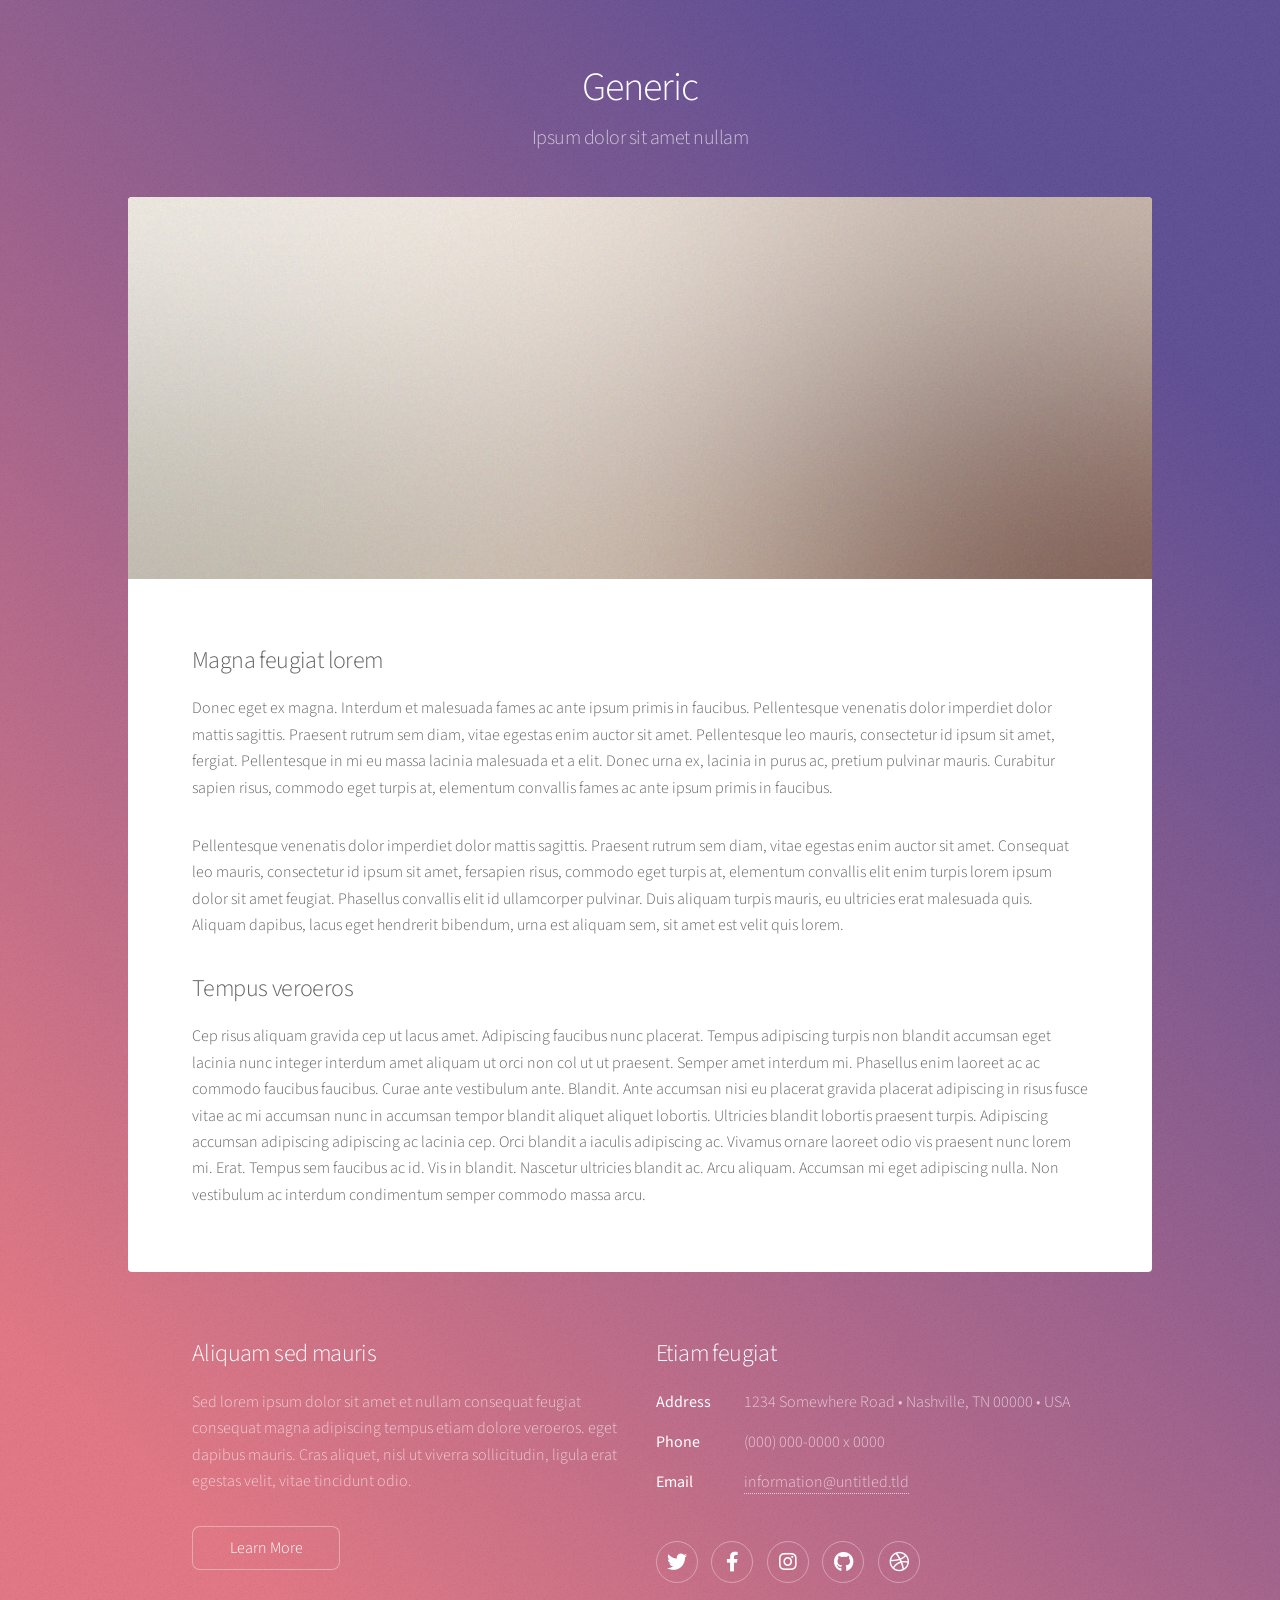
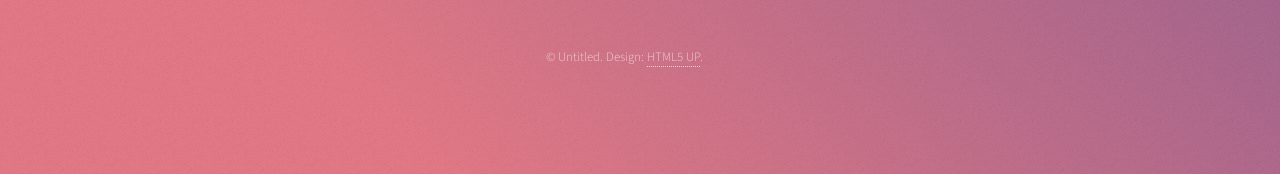
<file: generic.html>
<!DOCTYPE HTML>
<!--
	Stellar by HTML5 UP
	html5up.net | @ajlkn
	Free for personal and commercial use under the CCA 3.0 license (html5up.net/license)
-->
<html>
	<head>
		<title>Generic - Stellar by HTML5 UP</title>
		<meta charset="utf-8" />
		<meta name="viewport" content="width=device-width, initial-scale=1, user-scalable=no" />
		<link rel="stylesheet" href="assets/css/main.css" />
		<noscript><link rel="stylesheet" href="assets/css/noscript.css" /></noscript>
	</head>
	<body class="is-preload">

		<!-- Wrapper -->
			<div id="wrapper">

				<!-- Header -->
					<header id="header">
						<h1>Generic</h1>
						<p>Ipsum dolor sit amet nullam</p>
					</header>

				<!-- Main -->
					<div id="main">

						<!-- Content -->
							<section id="content" class="main">
								<span class="image main"><img src="images/pic04.jpg" alt="" /></span>
								<h2>Magna feugiat lorem</h2>
								<p>Donec eget ex magna. Interdum et malesuada fames ac ante ipsum primis in faucibus. Pellentesque venenatis dolor imperdiet dolor mattis sagittis. Praesent rutrum sem diam, vitae egestas enim auctor sit amet. Pellentesque leo mauris, consectetur id ipsum sit amet, fergiat. Pellentesque in mi eu massa lacinia malesuada et a elit. Donec urna ex, lacinia in purus ac, pretium pulvinar mauris. Curabitur sapien risus, commodo eget turpis at, elementum convallis fames ac ante ipsum primis in faucibus.</p>
								<p>Pellentesque venenatis dolor imperdiet dolor mattis sagittis. Praesent rutrum sem diam, vitae egestas enim auctor sit amet. Consequat leo mauris, consectetur id ipsum sit amet, fersapien risus, commodo eget turpis at, elementum convallis elit enim turpis lorem ipsum dolor sit amet feugiat. Phasellus convallis elit id ullamcorper pulvinar. Duis aliquam turpis mauris, eu ultricies erat malesuada quis. Aliquam dapibus, lacus eget hendrerit bibendum, urna est aliquam sem, sit amet est velit quis lorem.</p>
								<h2>Tempus veroeros</h2>
								<p>Cep risus aliquam gravida cep ut lacus amet. Adipiscing faucibus nunc placerat. Tempus adipiscing turpis non blandit accumsan eget lacinia nunc integer interdum amet aliquam ut orci non col ut ut praesent. Semper amet interdum mi. Phasellus enim laoreet ac ac commodo faucibus faucibus. Curae ante vestibulum ante. Blandit. Ante accumsan nisi eu placerat gravida placerat adipiscing in risus fusce vitae ac mi accumsan nunc in accumsan tempor blandit aliquet aliquet lobortis. Ultricies blandit lobortis praesent turpis. Adipiscing accumsan adipiscing adipiscing ac lacinia cep. Orci blandit a iaculis adipiscing ac. Vivamus ornare laoreet odio vis praesent nunc lorem mi. Erat. Tempus sem faucibus ac id. Vis in blandit. Nascetur ultricies blandit ac. Arcu aliquam. Accumsan mi eget adipiscing nulla. Non vestibulum ac interdum condimentum semper commodo massa arcu.</p>
							</section>

					</div>

				<!-- Footer -->
					<footer id="footer">
						<section>
							<h2>Aliquam sed mauris</h2>
							<p>Sed lorem ipsum dolor sit amet et nullam consequat feugiat consequat magna adipiscing tempus etiam dolore veroeros. eget dapibus mauris. Cras aliquet, nisl ut viverra sollicitudin, ligula erat egestas velit, vitae tincidunt odio.</p>
							<ul class="actions">
								<li><a href="#" class="button">Learn More</a></li>
							</ul>
						</section>
						<section>
							<h2>Etiam feugiat</h2>
							<dl class="alt">
								<dt>Address</dt>
								<dd>1234 Somewhere Road &bull; Nashville, TN 00000 &bull; USA</dd>
								<dt>Phone</dt>
								<dd>(000) 000-0000 x 0000</dd>
								<dt>Email</dt>
								<dd><a href="#">information@untitled.tld</a></dd>
							</dl>
							<ul class="icons">
								<li><a href="#" class="icon brands fa-twitter alt"><span class="label">Twitter</span></a></li>
								<li><a href="#" class="icon brands fa-facebook-f alt"><span class="label">Facebook</span></a></li>
								<li><a href="#" class="icon brands fa-instagram alt"><span class="label">Instagram</span></a></li>
								<li><a href="#" class="icon brands fa-github alt"><span class="label">GitHub</span></a></li>
								<li><a href="#" class="icon brands fa-dribbble alt"><span class="label">Dribbble</span></a></li>
							</ul>
						</section>
						<p class="copyright">&copy; Untitled. Design: <a href="https://html5up.net">HTML5 UP</a>.</p>
					</footer>

			</div>

		<!-- Scripts -->
			<script src="assets/js/jquery.min.js"></script>
			<script src="assets/js/jquery.scrollex.min.js"></script>
			<script src="assets/js/jquery.scrolly.min.js"></script>
			<script src="assets/js/browser.min.js"></script>
			<script src="assets/js/breakpoints.min.js"></script>
			<script src="assets/js/util.js"></script>
			<script src="assets/js/main.js"></script>

	</body>
</html>
</file>
<file: assets/css/noscript.css>
/*
	Stellar by HTML5 UP
	html5up.net | @ajlkn
	Free for personal and commercial use under the CCA 3.0 license (html5up.net/license)
*/

/* Header */

	body.is-preload #header.alt > * {
		opacity: 1;
	}

	body.is-preload #header.alt .logo {
		-moz-transform: none;
		-webkit-transform: none;
		-ms-transform: none;
		transform: none;
	}
</file>
<file: style.css>
@charset "UTF-8";

.chart:empty{
	border: 1px dashed;
	box-sizing: border-box;
	-moz-box-sizing: border-box;
	-webkit-box-sizing: border-box;
	opacity: 0.3;
}
.chart:empty::after{
	content: "图表";
	position: absolute;
	top: 50%;
	left: 50%;
	margin-top: -1rem;
	margin-left: -1rem;
}

body{
	color: #FFF;
    background: url(images/bg.png);
    margin: 0 0;
    padding: 0 0;
}
.fill-parent{
	position: absolute;
	top: 0;
	right: 0;
	bottom: 0;
	left: 0;
}
.head{
    height: 4rem;
    background: url(images/t_header.png);
    background-size: 100% 100%;
}
.head .title{
	font-size: 1.8rem;
	text-align: center;
	padding-top: 0.2em;
}
.content{
	position: absolute;
	top: 4.5rem;
	right: 0;
	bottom: 0;
	left: 0;
}
.layout{
	position: absolute;
	width: 33.33%;
}
.layout-left-top{
	left: 0;
	top: 0;
	height: 33.33%;
}
.layout-left-center{
	left: 0;
	top: 33.33%;
	height: 33.33%;
}
.layout-left-bottom{
	left: 0;
	top: 66.66%;
	height: 33.33%;
}
.layout-center-top{
	top: 0;
	left: 33.33%;
	right: 66.6%;
	height: 66.6%;
}
.layout-center-bottom{
	top: 66.6%;
	left:33.33%;
	right: 66.6%;
	bottom: 0;
}
.layout-right-top{
	top: 0;
	right: 0;
	height: 33.3%;
}
.layout-right-center{
	top: 33.3%;
	right: 0;
	height: 33.3%;
}
.layout-right-bottom{
	top: 66.6%;
	right: 0;
	bottom: 0;
}
.panel{
	position: absolute;
	left: 0.3rem;
	top: 0.3rem;
	right: 0.3rem;
	bottom: 0.3em;
    background: url(images/t_bg.png);
    background-size: 100% 100%;
}
.panel.border-left-top:before,
.panel.border-all:before{
	/*
	position: absolute;
    width: 1rem;
    height: 1rem;
    content: "";
    border-top: 6px solid #4788fb;
    border-left: 6px solid #4788fb;
    left: -3px;
    top: -3px;
    */
}
.panel.border-right-top:after,
.panel.border-all:after{
	/*
	position: absolute;
    width: 1rem;
    height: 1rem;
    content: "";
    border-top: 6px solid #4788fb;
    border-right: 6px solid #4788fb;
    right: -3px;
    top: -3px;
    */
}
.panel.border-left-bottom .border-foot:before,
.panel.border-all .border-foot:before{
	/*
	position: absolute;
    width: 1rem;
    height: 1rem;
    content: "";
    border-bottom: 6px solid #4788fb;
    border-left: 6px solid #4788fb;
    left: -3px;
    bottom: -3px;
    */
}
.panel.border-right-bottom .border-foot:after,
.panel.border-all .border-foot:after{
	/*
	position: absolute;
    width: 1rem;
    height: 1rem;
    content: "";
    border-bottom: 6px solid #4788fb;
    border-right: 6px solid #4788fb;
    right: -3px;
    bottom: -3px;
    */
}
.panel > .title{
	position: absolute;
	top: 0.2rem;
	right: 20%;
	left: 20%;
	line-height: 1.2rem;
	font-size: 1rem;
    text-align: center;
    color: #fff;
}
.panel .chart{
	position: absolute;
	top: 1.4rem;
	right: 0.3rem;
	bottom: 0.3rem;
	left: 0.3rem;
}
</file>
<file: assets/css/main.css>
@import url(fontawesome-all.min.css);
@import 'https://fonts.googleapis.com/css?family=Source+Sans+Pro:300,400';

/*
	Stellar by HTML5 UP
	html5up.net | @ajlkn
	Free for personal and commercial use under the CCA 3.0 license (html5up.net/license)
*/

html, body, div, span, applet, object,
iframe, h1, h2, h3, h4, h5, h6, p, blockquote,
pre, a, abbr, acronym, address, big, cite,
code, del, dfn, em, img, ins, kbd, q, s, samp,
small, strike, strong, sub, sup, tt, var, b,
u, i, center, dl, dt, dd, ol, ul, li, fieldset,
form, label, legend, table, caption, tbody,
tfoot, thead, tr, th, td, article, aside,
canvas, details, embed, figure, figcaption,
footer, header, hgroup, menu, nav, output, ruby,
section, summary, time, mark, audio, video {
	margin: 0;
	padding: 0;
	border: 0;
	font-size: 100%;
	font: inherit;
	vertical-align: baseline;}

article, aside, details, figcaption, figure,
footer, header, hgroup, menu, nav, section {
	display: block;}

body {
	line-height: 1;
}

ol, ul {
	list-style: none;
}

blockquote, q {
	quotes: none;
}

	blockquote:before, blockquote:after, q:before, q:after {
		content: '';
		content: none;
	}

table {
	border-collapse: collapse;
	border-spacing: 0;
}

body {
	-webkit-text-size-adjust: none;
}

mark {
	background-color: transparent;
	color: inherit;
}

input::-moz-focus-inner {
	border: 0;
	padding: 0;
}

input, select, textarea {
	-moz-appearance: none;
	-webkit-appearance: none;
	-ms-appearance: none;
	appearance: none;
}

/* Basic */

	@-ms-viewport {
		width: device-width;
	}

	body {
		-ms-overflow-style: scrollbar;
	}

	@media screen and (max-width: 480px) {

		html, body {
			min-width: 320px;
		}

	}

	html {
		box-sizing: border-box;
	}

	*, *:before, *:after {
		box-sizing: inherit;
	}

	body {
		background-color: #935d8c;
		background-image: url("images/overlay.png"), -moz-linear-gradient(45deg, #e37682 15%, #5f4d93 85%);
		background-image: url("images/overlay.png"), -webkit-linear-gradient(45deg, #e37682 15%, #5f4d93 85%);
		background-image: url("images/overlay.png"), -ms-linear-gradient(45deg, #e37682 15%, #5f4d93 85%);
		background-image: url("images/overlay.png"), linear-gradient(45deg, #e37682 15%, #5f4d93 85%);
	}

		body.is-preload *, body.is-preload *:before, body.is-preload *:after {
			-moz-animation: none !important;
			-webkit-animation: none !important;
			-ms-animation: none !important;
			animation: none !important;
			-moz-transition: none !important;
			-webkit-transition: none !important;
			-ms-transition: none !important;
			transition: none !important;
		}

/* Type */

	body {
		background-color: #935d8c;
		color: rgba(255, 255, 255, 0.65);
	}

	body, input, select, textarea {
		font-family: "Source Sans Pro", Helvetica, sans-serif;
		font-size: 17pt;
		font-weight: 300;
		line-height: 1.65;
	}

		@media screen and (max-width: 1680px) {

			body, input, select, textarea {
				font-size: 14pt;
			}

		}

		@media screen and (max-width: 1280px) {

			body, input, select, textarea {
				font-size: 12pt;
			}

		}

		@media screen and (max-width: 360px) {

			body, input, select, textarea {
				font-size: 11pt;
			}

		}

	a {
		-moz-transition: color 0.2s ease, border-bottom 0.2s ease;
		-webkit-transition: color 0.2s ease, border-bottom 0.2s ease;
		-ms-transition: color 0.2s ease, border-bottom 0.2s ease;
		transition: color 0.2s ease, border-bottom 0.2s ease;
		text-decoration: none;
		border-bottom: dotted 1px;
		color: inherit;
	}

		a:hover {
			border-bottom-color: transparent;
		}

	strong, b {
		font-weight: 400;
	}

	em, i {
		font-style: italic;
	}

	p {
		margin: 0 0 2em 0;
	}

		p.content {
			-moz-columns: 20em 2;
			-webkit-columns: 20em 2;
			-ms-columns: 20em 2;
			columns: 20em 2;
			-moz-column-gap: 2em;
			-webkit-column-gap: 2em;
			-ms-column-gap: 2em;
			column-gap: 2em;
			text-align: justify;
		}

	h1, h2, h3, h4, h5, h6 {
		font-weight: 300;
		line-height: 1.5;
		margin: 0 0 0.7em 0;
		letter-spacing: -0.025em;
	}

		h1 a, h2 a, h3 a, h4 a, h5 a, h6 a {
			color: inherit;
			text-decoration: none;
		}

	h1 {
		font-size: 2.5em;
		line-height: 1.2;
	}

	h2 {
		font-size: 1.5em;
	}

	h3 {
		font-size: 1.25em;
	}

	h4 {
		font-size: 1.1em;
	}

	h5 {
		font-size: 0.9em;
	}

	h6 {
		font-size: 0.7em;
	}

	@media screen and (max-width: 736px) {

		h1 {
			font-size: 2em;
		}

	}

	sub {
		font-size: 0.8em;
		position: relative;
		top: 0.5em;
	}

	sup {
		font-size: 0.8em;
		position: relative;
		top: -0.5em;
	}

	blockquote {
		border-left: solid 4px;
		font-style: italic;
		margin: 0 0 2em 0;
		padding: 0.5em 0 0.5em 2em;
	}

	code {
		border-radius: 8px;
		border: solid 1px;
		font-family: "Courier New", monospace;
		font-size: 0.9em;
		margin: 0 0.25em;
		padding: 0.25em 0.65em;
	}

	pre {
		-webkit-overflow-scrolling: touch;
		font-family: "Courier New", monospace;
		font-size: 0.9em;
		margin: 0 0 2em 0;
	}

		pre code {
			display: block;
			line-height: 1.75;
			padding: 1em 1.5em;
			overflow-x: auto;
		}

	hr {
		border: 0;
		border-bottom: solid 1px;
		margin: 2em 0;
	}

		hr.major {
			margin: 3em 0;
		}

	.align-left {
		text-align: left;
	}

	.align-center {
		text-align: center;
	}

	.align-right {
		text-align: right;
	}

	input, select, textarea {
		color: #ffffff;
	}

	a:hover {
		color: #ffffff;
	}

	strong, b {
		color: #ffffff;
	}

	h1, h2, h3, h4, h5, h6 {
		color: #ffffff;
	}

	blockquote {
		border-left-color: rgba(255, 255, 255, 0.35);
	}

	code {
		background: rgba(255, 255, 255, 0.075);
		border-color: rgba(255, 255, 255, 0.35);
	}

	hr {
		border-bottom-color: rgba(255, 255, 255, 0.35);
	}

/* Row */

	.row {
		display: flex;
		flex-wrap: wrap;
		box-sizing: border-box;
		align-items: stretch;
	}

		.row > * {
			box-sizing: border-box;
		}

		.row.gtr-uniform > * > :last-child {
			margin-bottom: 0;
		}

		.row.aln-left {
			justify-content: flex-start;
		}

		.row.aln-center {
			justify-content: center;
		}

		.row.aln-right {
			justify-content: flex-end;
		}

		.row.aln-top {
			align-items: flex-start;
		}

		.row.aln-middle {
			align-items: center;
		}

		.row.aln-bottom {
			align-items: flex-end;
		}

		.row > .imp {
			order: -1;
		}

		.row > .col-1 {
			width: 8.33333%;
		}

		.row > .off-1 {
			margin-left: 8.33333%;
		}

		.row > .col-2 {
			width: 16.66667%;
		}

		.row > .off-2 {
			margin-left: 16.66667%;
		}

		.row > .col-3 {
			width: 25%;
		}

		.row > .off-3 {
			margin-left: 25%;
		}

		.row > .col-4 {
			width: 33.33333%;
		}

		.row > .off-4 {
			margin-left: 33.33333%;
		}

		.row > .col-5 {
			width: 41.66667%;
		}

		.row > .off-5 {
			margin-left: 41.66667%;
		}

		.row > .col-6 {
			width: 50%;
		}

		.row > .off-6 {
			margin-left: 50%;
		}

		.row > .col-7 {
			width: 58.33333%;
		}

		.row > .off-7 {
			margin-left: 58.33333%;
		}

		.row > .col-8 {
			width: 66.66667%;
		}

		.row > .off-8 {
			margin-left: 66.66667%;
		}

		.row > .col-9 {
			width: 75%;
		}

		.row > .off-9 {
			margin-left: 75%;
		}

		.row > .col-10 {
			width: 83.33333%;
		}

		.row > .off-10 {
			margin-left: 83.33333%;
		}

		.row > .col-11 {
			width: 91.66667%;
		}

		.row > .off-11 {
			margin-left: 91.66667%;
		}

		.row > .col-12 {
			width: 100%;
		}

		.row > .off-12 {
			margin-left: 100%;
		}

		.row.gtr-0 {
			margin-top: 0;
			margin-left: 0em;
		}

			.row.gtr-0 > * {
				padding: 0 0 0 0em;
			}

			.row.gtr-0.gtr-uniform {
				margin-top: 0em;
			}

				.row.gtr-0.gtr-uniform > * {
					padding-top: 0em;
				}

		.row.gtr-25 {
			margin-top: 0;
			margin-left: -0.375em;
		}

			.row.gtr-25 > * {
				padding: 0 0 0 0.375em;
			}

			.row.gtr-25.gtr-uniform {
				margin-top: -0.375em;
			}

				.row.gtr-25.gtr-uniform > * {
					padding-top: 0.375em;
				}

		.row.gtr-50 {
			margin-top: 0;
			margin-left: -0.75em;
		}

			.row.gtr-50 > * {
				padding: 0 0 0 0.75em;
			}

			.row.gtr-50.gtr-uniform {
				margin-top: -0.75em;
			}

				.row.gtr-50.gtr-uniform > * {
					padding-top: 0.75em;
				}

		.row {
			margin-top: 0;
			margin-left: -1.5em;
		}

			.row > * {
				padding: 0 0 0 1.5em;
			}

			.row.gtr-uniform {
				margin-top: -1.5em;
			}

				.row.gtr-uniform > * {
					padding-top: 1.5em;
				}

		.row.gtr-150 {
			margin-top: 0;
			margin-left: -2.25em;
		}

			.row.gtr-150 > * {
				padding: 0 0 0 2.25em;
			}

			.row.gtr-150.gtr-uniform {
				margin-top: -2.25em;
			}

				.row.gtr-150.gtr-uniform > * {
					padding-top: 2.25em;
				}

		.row.gtr-200 {
			margin-top: 0;
			margin-left: -3em;
		}

			.row.gtr-200 > * {
				padding: 0 0 0 3em;
			}

			.row.gtr-200.gtr-uniform {
				margin-top: -3em;
			}

				.row.gtr-200.gtr-uniform > * {
					padding-top: 3em;
				}

		@media screen and (max-width: 1680px) {

			.row {
				display: flex;
				flex-wrap: wrap;
				box-sizing: border-box;
				align-items: stretch;
			}

				.row > * {
					box-sizing: border-box;
				}

				.row.gtr-uniform > * > :last-child {
					margin-bottom: 0;
				}

				.row.aln-left {
					justify-content: flex-start;
				}

				.row.aln-center {
					justify-content: center;
				}

				.row.aln-right {
					justify-content: flex-end;
				}

				.row.aln-top {
					align-items: flex-start;
				}

				.row.aln-middle {
					align-items: center;
				}

				.row.aln-bottom {
					align-items: flex-end;
				}

				.row > .imp-xlarge {
					order: -1;
				}

				.row > .col-1-xlarge {
					width: 8.33333%;
				}

				.row > .off-1-xlarge {
					margin-left: 8.33333%;
				}

				.row > .col-2-xlarge {
					width: 16.66667%;
				}

				.row > .off-2-xlarge {
					margin-left: 16.66667%;
				}

				.row > .col-3-xlarge {
					width: 25%;
				}

				.row > .off-3-xlarge {
					margin-left: 25%;
				}

				.row > .col-4-xlarge {
					width: 33.33333%;
				}

				.row > .off-4-xlarge {
					margin-left: 33.33333%;
				}

				.row > .col-5-xlarge {
					width: 41.66667%;
				}

				.row > .off-5-xlarge {
					margin-left: 41.66667%;
				}

				.row > .col-6-xlarge {
					width: 50%;
				}

				.row > .off-6-xlarge {
					margin-left: 50%;
				}

				.row > .col-7-xlarge {
					width: 58.33333%;
				}

				.row > .off-7-xlarge {
					margin-left: 58.33333%;
				}

				.row > .col-8-xlarge {
					width: 66.66667%;
				}

				.row > .off-8-xlarge {
					margin-left: 66.66667%;
				}

				.row > .col-9-xlarge {
					width: 75%;
				}

				.row > .off-9-xlarge {
					margin-left: 75%;
				}

				.row > .col-10-xlarge {
					width: 83.33333%;
				}

				.row > .off-10-xlarge {
					margin-left: 83.33333%;
				}

				.row > .col-11-xlarge {
					width: 91.66667%;
				}

				.row > .off-11-xlarge {
					margin-left: 91.66667%;
				}

				.row > .col-12-xlarge {
					width: 100%;
				}

				.row > .off-12-xlarge {
					margin-left: 100%;
				}

				.row.gtr-0 {
					margin-top: 0;
					margin-left: 0em;
				}

					.row.gtr-0 > * {
						padding: 0 0 0 0em;
					}

					.row.gtr-0.gtr-uniform {
						margin-top: 0em;
					}

						.row.gtr-0.gtr-uniform > * {
							padding-top: 0em;
						}

				.row.gtr-25 {
					margin-top: 0;
					margin-left: -0.375em;
				}

					.row.gtr-25 > * {
						padding: 0 0 0 0.375em;
					}

					.row.gtr-25.gtr-uniform {
						margin-top: -0.375em;
					}

						.row.gtr-25.gtr-uniform > * {
							padding-top: 0.375em;
						}

				.row.gtr-50 {
					margin-top: 0;
					margin-left: -0.75em;
				}

					.row.gtr-50 > * {
						padding: 0 0 0 0.75em;
					}

					.row.gtr-50.gtr-uniform {
						margin-top: -0.75em;
					}

						.row.gtr-50.gtr-uniform > * {
							padding-top: 0.75em;
						}

				.row {
					margin-top: 0;
					margin-left: -1.5em;
				}

					.row > * {
						padding: 0 0 0 1.5em;
					}

					.row.gtr-uniform {
						margin-top: -1.5em;
					}

						.row.gtr-uniform > * {
							padding-top: 1.5em;
						}

				.row.gtr-150 {
					margin-top: 0;
					margin-left: -2.25em;
				}

					.row.gtr-150 > * {
						padding: 0 0 0 2.25em;
					}

					.row.gtr-150.gtr-uniform {
						margin-top: -2.25em;
					}

						.row.gtr-150.gtr-uniform > * {
							padding-top: 2.25em;
						}

				.row.gtr-200 {
					margin-top: 0;
					margin-left: -3em;
				}

					.row.gtr-200 > * {
						padding: 0 0 0 3em;
					}

					.row.gtr-200.gtr-uniform {
						margin-top: -3em;
					}

						.row.gtr-200.gtr-uniform > * {
							padding-top: 3em;
						}

		}

		@media screen and (max-width: 1280px) {

			.row {
				display: flex;
				flex-wrap: wrap;
				box-sizing: border-box;
				align-items: stretch;
			}

				.row > * {
					box-sizing: border-box;
				}

				.row.gtr-uniform > * > :last-child {
					margin-bottom: 0;
				}

				.row.aln-left {
					justify-content: flex-start;
				}

				.row.aln-center {
					justify-content: center;
				}

				.row.aln-right {
					justify-content: flex-end;
				}

				.row.aln-top {
					align-items: flex-start;
				}

				.row.aln-middle {
					align-items: center;
				}

				.row.aln-bottom {
					align-items: flex-end;
				}

				.row > .imp-large {
					order: -1;
				}

				.row > .col-1-large {
					width: 8.33333%;
				}

				.row > .off-1-large {
					margin-left: 8.33333%;
				}

				.row > .col-2-large {
					width: 16.66667%;
				}

				.row > .off-2-large {
					margin-left: 16.66667%;
				}

				.row > .col-3-large {
					width: 25%;
				}

				.row > .off-3-large {
					margin-left: 25%;
				}

				.row > .col-4-large {
					width: 33.33333%;
				}

				.row > .off-4-large {
					margin-left: 33.33333%;
				}

				.row > .col-5-large {
					width: 41.66667%;
				}

				.row > .off-5-large {
					margin-left: 41.66667%;
				}

				.row > .col-6-large {
					width: 50%;
				}

				.row > .off-6-large {
					margin-left: 50%;
				}

				.row > .col-7-large {
					width: 58.33333%;
				}

				.row > .off-7-large {
					margin-left: 58.33333%;
				}

				.row > .col-8-large {
					width: 66.66667%;
				}

				.row > .off-8-large {
					margin-left: 66.66667%;
				}

				.row > .col-9-large {
					width: 75%;
				}

				.row > .off-9-large {
					margin-left: 75%;
				}

				.row > .col-10-large {
					width: 83.33333%;
				}

				.row > .off-10-large {
					margin-left: 83.33333%;
				}

				.row > .col-11-large {
					width: 91.66667%;
				}

				.row > .off-11-large {
					margin-left: 91.66667%;
				}

				.row > .col-12-large {
					width: 100%;
				}

				.row > .off-12-large {
					margin-left: 100%;
				}

				.row.gtr-0 {
					margin-top: 0;
					margin-left: 0em;
				}

					.row.gtr-0 > * {
						padding: 0 0 0 0em;
					}

					.row.gtr-0.gtr-uniform {
						margin-top: 0em;
					}

						.row.gtr-0.gtr-uniform > * {
							padding-top: 0em;
						}

				.row.gtr-25 {
					margin-top: 0;
					margin-left: -0.375em;
				}

					.row.gtr-25 > * {
						padding: 0 0 0 0.375em;
					}

					.row.gtr-25.gtr-uniform {
						margin-top: -0.375em;
					}

						.row.gtr-25.gtr-uniform > * {
							padding-top: 0.375em;
						}

				.row.gtr-50 {
					margin-top: 0;
					margin-left: -0.75em;
				}

					.row.gtr-50 > * {
						padding: 0 0 0 0.75em;
					}

					.row.gtr-50.gtr-uniform {
						margin-top: -0.75em;
					}

						.row.gtr-50.gtr-uniform > * {
							padding-top: 0.75em;
						}

				.row {
					margin-top: 0;
					margin-left: -1.5em;
				}

					.row > * {
						padding: 0 0 0 1.5em;
					}

					.row.gtr-uniform {
						margin-top: -1.5em;
					}

						.row.gtr-uniform > * {
							padding-top: 1.5em;
						}

				.row.gtr-150 {
					margin-top: 0;
					margin-left: -2.25em;
				}

					.row.gtr-150 > * {
						padding: 0 0 0 2.25em;
					}

					.row.gtr-150.gtr-uniform {
						margin-top: -2.25em;
					}

						.row.gtr-150.gtr-uniform > * {
							padding-top: 2.25em;
						}

				.row.gtr-200 {
					margin-top: 0;
					margin-left: -3em;
				}

					.row.gtr-200 > * {
						padding: 0 0 0 3em;
					}

					.row.gtr-200.gtr-uniform {
						margin-top: -3em;
					}

						.row.gtr-200.gtr-uniform > * {
							padding-top: 3em;
						}

		}

		@media screen and (max-width: 980px) {

			.row {
				display: flex;
				flex-wrap: wrap;
				box-sizing: border-box;
				align-items: stretch;
			}

				.row > * {
					box-sizing: border-box;
				}

				.row.gtr-uniform > * > :last-child {
					margin-bottom: 0;
				}

				.row.aln-left {
					justify-content: flex-start;
				}

				.row.aln-center {
					justify-content: center;
				}

				.row.aln-right {
					justify-content: flex-end;
				}

				.row.aln-top {
					align-items: flex-start;
				}

				.row.aln-middle {
					align-items: center;
				}

				.row.aln-bottom {
					align-items: flex-end;
				}

				.row > .imp-medium {
					order: -1;
				}

				.row > .col-1-medium {
					width: 8.33333%;
				}

				.row > .off-1-medium {
					margin-left: 8.33333%;
				}

				.row > .col-2-medium {
					width: 16.66667%;
				}

				.row > .off-2-medium {
					margin-left: 16.66667%;
				}

				.row > .col-3-medium {
					width: 25%;
				}

				.row > .off-3-medium {
					margin-left: 25%;
				}

				.row > .col-4-medium {
					width: 33.33333%;
				}

				.row > .off-4-medium {
					margin-left: 33.33333%;
				}

				.row > .col-5-medium {
					width: 41.66667%;
				}

				.row > .off-5-medium {
					margin-left: 41.66667%;
				}

				.row > .col-6-medium {
					width: 50%;
				}

				.row > .off-6-medium {
					margin-left: 50%;
				}

				.row > .col-7-medium {
					width: 58.33333%;
				}

				.row > .off-7-medium {
					margin-left: 58.33333%;
				}

				.row > .col-8-medium {
					width: 66.66667%;
				}

				.row > .off-8-medium {
					margin-left: 66.66667%;
				}

				.row > .col-9-medium {
					width: 75%;
				}

				.row > .off-9-medium {
					margin-left: 75%;
				}

				.row > .col-10-medium {
					width: 83.33333%;
				}

				.row > .off-10-medium {
					margin-left: 83.33333%;
				}

				.row > .col-11-medium {
					width: 91.66667%;
				}

				.row > .off-11-medium {
					margin-left: 91.66667%;
				}

				.row > .col-12-medium {
					width: 100%;
				}

				.row > .off-12-medium {
					margin-left: 100%;
				}

				.row.gtr-0 {
					margin-top: 0;
					margin-left: 0em;
				}

					.row.gtr-0 > * {
						padding: 0 0 0 0em;
					}

					.row.gtr-0.gtr-uniform {
						margin-top: 0em;
					}

						.row.gtr-0.gtr-uniform > * {
							padding-top: 0em;
						}

				.row.gtr-25 {
					margin-top: 0;
					margin-left: -0.375em;
				}

					.row.gtr-25 > * {
						padding: 0 0 0 0.375em;
					}

					.row.gtr-25.gtr-uniform {
						margin-top: -0.375em;
					}

						.row.gtr-25.gtr-uniform > * {
							padding-top: 0.375em;
						}

				.row.gtr-50 {
					margin-top: 0;
					margin-left: -0.75em;
				}

					.row.gtr-50 > * {
						padding: 0 0 0 0.75em;
					}

					.row.gtr-50.gtr-uniform {
						margin-top: -0.75em;
					}

						.row.gtr-50.gtr-uniform > * {
							padding-top: 0.75em;
						}

				.row {
					margin-top: 0;
					margin-left: -1.5em;
				}

					.row > * {
						padding: 0 0 0 1.5em;
					}

					.row.gtr-uniform {
						margin-top: -1.5em;
					}

						.row.gtr-uniform > * {
							padding-top: 1.5em;
						}

				.row.gtr-150 {
					margin-top: 0;
					margin-left: -2.25em;
				}

					.row.gtr-150 > * {
						padding: 0 0 0 2.25em;
					}

					.row.gtr-150.gtr-uniform {
						margin-top: -2.25em;
					}

						.row.gtr-150.gtr-uniform > * {
							padding-top: 2.25em;
						}

				.row.gtr-200 {
					margin-top: 0;
					margin-left: -3em;
				}

					.row.gtr-200 > * {
						padding: 0 0 0 3em;
					}

					.row.gtr-200.gtr-uniform {
						margin-top: -3em;
					}

						.row.gtr-200.gtr-uniform > * {
							padding-top: 3em;
						}

		}

		@media screen and (max-width: 736px) {

			.row {
				display: flex;
				flex-wrap: wrap;
				box-sizing: border-box;
				align-items: stretch;
			}

				.row > * {
					box-sizing: border-box;
				}

				.row.gtr-uniform > * > :last-child {
					margin-bottom: 0;
				}

				.row.aln-left {
					justify-content: flex-start;
				}

				.row.aln-center {
					justify-content: center;
				}

				.row.aln-right {
					justify-content: flex-end;
				}

				.row.aln-top {
					align-items: flex-start;
				}

				.row.aln-middle {
					align-items: center;
				}

				.row.aln-bottom {
					align-items: flex-end;
				}

				.row > .imp-small {
					order: -1;
				}

				.row > .col-1-small {
					width: 8.33333%;
				}

				.row > .off-1-small {
					margin-left: 8.33333%;
				}

				.row > .col-2-small {
					width: 16.66667%;
				}

				.row > .off-2-small {
					margin-left: 16.66667%;
				}

				.row > .col-3-small {
					width: 25%;
				}

				.row > .off-3-small {
					margin-left: 25%;
				}

				.row > .col-4-small {
					width: 33.33333%;
				}

				.row > .off-4-small {
					margin-left: 33.33333%;
				}

				.row > .col-5-small {
					width: 41.66667%;
				}

				.row > .off-5-small {
					margin-left: 41.66667%;
				}

				.row > .col-6-small {
					width: 50%;
				}

				.row > .off-6-small {
					margin-left: 50%;
				}

				.row > .col-7-small {
					width: 58.33333%;
				}

				.row > .off-7-small {
					margin-left: 58.33333%;
				}

				.row > .col-8-small {
					width: 66.66667%;
				}

				.row > .off-8-small {
					margin-left: 66.66667%;
				}

				.row > .col-9-small {
					width: 75%;
				}

				.row > .off-9-small {
					margin-left: 75%;
				}

				.row > .col-10-small {
					width: 83.33333%;
				}

				.row > .off-10-small {
					margin-left: 83.33333%;
				}

				.row > .col-11-small {
					width: 91.66667%;
				}

				.row > .off-11-small {
					margin-left: 91.66667%;
				}

				.row > .col-12-small {
					width: 100%;
				}

				.row > .off-12-small {
					margin-left: 100%;
				}

				.row.gtr-0 {
					margin-top: 0;
					margin-left: 0em;
				}

					.row.gtr-0 > * {
						padding: 0 0 0 0em;
					}

					.row.gtr-0.gtr-uniform {
						margin-top: 0em;
					}

						.row.gtr-0.gtr-uniform > * {
							padding-top: 0em;
						}

				.row.gtr-25 {
					margin-top: 0;
					margin-left: -0.25em;
				}

					.row.gtr-25 > * {
						padding: 0 0 0 0.25em;
					}

					.row.gtr-25.gtr-uniform {
						margin-top: -0.25em;
					}

						.row.gtr-25.gtr-uniform > * {
							padding-top: 0.25em;
						}

				.row.gtr-50 {
					margin-top: 0;
					margin-left: -0.5em;
				}

					.row.gtr-50 > * {
						padding: 0 0 0 0.5em;
					}

					.row.gtr-50.gtr-uniform {
						margin-top: -0.5em;
					}

						.row.gtr-50.gtr-uniform > * {
							padding-top: 0.5em;
						}

				.row {
					margin-top: 0;
					margin-left: -1em;
				}

					.row > * {
						padding: 0 0 0 1em;
					}

					.row.gtr-uniform {
						margin-top: -1em;
					}

						.row.gtr-uniform > * {
							padding-top: 1em;
						}

				.row.gtr-150 {
					margin-top: 0;
					margin-left: -1.5em;
				}

					.row.gtr-150 > * {
						padding: 0 0 0 1.5em;
					}

					.row.gtr-150.gtr-uniform {
						margin-top: -1.5em;
					}

						.row.gtr-150.gtr-uniform > * {
							padding-top: 1.5em;
						}

				.row.gtr-200 {
					margin-top: 0;
					margin-left: -2em;
				}

					.row.gtr-200 > * {
						padding: 0 0 0 2em;
					}

					.row.gtr-200.gtr-uniform {
						margin-top: -2em;
					}

						.row.gtr-200.gtr-uniform > * {
							padding-top: 2em;
						}

		}

		@media screen and (max-width: 480px) {

			.row {
				display: flex;
				flex-wrap: wrap;
				box-sizing: border-box;
				align-items: stretch;
			}

				.row > * {
					box-sizing: border-box;
				}

				.row.gtr-uniform > * > :last-child {
					margin-bottom: 0;
				}

				.row.aln-left {
					justify-content: flex-start;
				}

				.row.aln-center {
					justify-content: center;
				}

				.row.aln-right {
					justify-content: flex-end;
				}

				.row.aln-top {
					align-items: flex-start;
				}

				.row.aln-middle {
					align-items: center;
				}

				.row.aln-bottom {
					align-items: flex-end;
				}

				.row > .imp-xsmall {
					order: -1;
				}

				.row > .col-1-xsmall {
					width: 8.33333%;
				}

				.row > .off-1-xsmall {
					margin-left: 8.33333%;
				}

				.row > .col-2-xsmall {
					width: 16.66667%;
				}

				.row > .off-2-xsmall {
					margin-left: 16.66667%;
				}

				.row > .col-3-xsmall {
					width: 25%;
				}

				.row > .off-3-xsmall {
					margin-left: 25%;
				}

				.row > .col-4-xsmall {
					width: 33.33333%;
				}

				.row > .off-4-xsmall {
					margin-left: 33.33333%;
				}

				.row > .col-5-xsmall {
					width: 41.66667%;
				}

				.row > .off-5-xsmall {
					margin-left: 41.66667%;
				}

				.row > .col-6-xsmall {
					width: 50%;
				}

				.row > .off-6-xsmall {
					margin-left: 50%;
				}

				.row > .col-7-xsmall {
					width: 58.33333%;
				}

				.row > .off-7-xsmall {
					margin-left: 58.33333%;
				}

				.row > .col-8-xsmall {
					width: 66.66667%;
				}

				.row > .off-8-xsmall {
					margin-left: 66.66667%;
				}

				.row > .col-9-xsmall {
					width: 75%;
				}

				.row > .off-9-xsmall {
					margin-left: 75%;
				}

				.row > .col-10-xsmall {
					width: 83.33333%;
				}

				.row > .off-10-xsmall {
					margin-left: 83.33333%;
				}

				.row > .col-11-xsmall {
					width: 91.66667%;
				}

				.row > .off-11-xsmall {
					margin-left: 91.66667%;
				}

				.row > .col-12-xsmall {
					width: 100%;
				}

				.row > .off-12-xsmall {
					margin-left: 100%;
				}

				.row.gtr-0 {
					margin-top: 0;
					margin-left: 0em;
				}

					.row.gtr-0 > * {
						padding: 0 0 0 0em;
					}

					.row.gtr-0.gtr-uniform {
						margin-top: 0em;
					}

						.row.gtr-0.gtr-uniform > * {
							padding-top: 0em;
						}

				.row.gtr-25 {
					margin-top: 0;
					margin-left: -0.3125em;
				}

					.row.gtr-25 > * {
						padding: 0 0 0 0.3125em;
					}

					.row.gtr-25.gtr-uniform {
						margin-top: -0.3125em;
					}

						.row.gtr-25.gtr-uniform > * {
							padding-top: 0.3125em;
						}

				.row.gtr-50 {
					margin-top: 0;
					margin-left: -0.625em;
				}

					.row.gtr-50 > * {
						padding: 0 0 0 0.625em;
					}

					.row.gtr-50.gtr-uniform {
						margin-top: -0.625em;
					}

						.row.gtr-50.gtr-uniform > * {
							padding-top: 0.625em;
						}

				.row {
					margin-top: 0;
					margin-left: -1.25em;
				}

					.row > * {
						padding: 0 0 0 1.25em;
					}

					.row.gtr-uniform {
						margin-top: -1.25em;
					}

						.row.gtr-uniform > * {
							padding-top: 1.25em;
						}

				.row.gtr-150 {
					margin-top: 0;
					margin-left: -1.875em;
				}

					.row.gtr-150 > * {
						padding: 0 0 0 1.875em;
					}

					.row.gtr-150.gtr-uniform {
						margin-top: -1.875em;
					}

						.row.gtr-150.gtr-uniform > * {
							padding-top: 1.875em;
						}

				.row.gtr-200 {
					margin-top: 0;
					margin-left: -2.5em;
				}

					.row.gtr-200 > * {
						padding: 0 0 0 2.5em;
					}

					.row.gtr-200.gtr-uniform {
						margin-top: -2.5em;
					}

						.row.gtr-200.gtr-uniform > * {
							padding-top: 2.5em;
						}

		}

/* Box */

	.box {
		border-radius: 8px;
		border: solid;
		margin-bottom: 2em;
		padding: 1.5em;
	}

		.box > :last-child,
		.box > :last-child > :last-child,
		.box > :last-child > :last-child > :last-child {
			margin-bottom: 0;
		}

		.box.alt {
			border: 0;
			border-radius: 0;
			padding: 0;
		}

	.box {
		border-color: rgba(255, 255, 255, 0.35);
	}

/* Button */

	input[type="submit"],
	input[type="reset"],
	input[type="button"],
	button,
	.button {
		-moz-appearance: none;
		-webkit-appearance: none;
		-ms-appearance: none;
		appearance: none;
		-moz-transition: background-color 0.2s ease-in-out, color 0.2s ease-in-out;
		-webkit-transition: background-color 0.2s ease-in-out, color 0.2s ease-in-out;
		-ms-transition: background-color 0.2s ease-in-out, color 0.2s ease-in-out;
		transition: background-color 0.2s ease-in-out, color 0.2s ease-in-out;
		border-radius: 8px;
		border: 0;
		cursor: pointer;
		display: inline-block;
		font-weight: 300;
		height: 2.75em;
		line-height: 2.75em;
		min-width: 9.25em;
		padding: 0 1.5em;
		text-align: center;
		text-decoration: none;
		white-space: nowrap;
	}

		input[type="submit"].icon,
		input[type="reset"].icon,
		input[type="button"].icon,
		button.icon,
		.button.icon {
			padding-left: 1.35em;
		}

			input[type="submit"].icon:before,
			input[type="reset"].icon:before,
			input[type="button"].icon:before,
			button.icon:before,
			.button.icon:before {
				margin-right: 0.5em;
			}

		input[type="submit"].fit,
		input[type="reset"].fit,
		input[type="button"].fit,
		button.fit,
		.button.fit {
			width: 100%;
		}

		input[type="submit"].small,
		input[type="reset"].small,
		input[type="button"].small,
		button.small,
		.button.small {
			font-size: 0.8em;
		}

		input[type="submit"].large,
		input[type="reset"].large,
		input[type="button"].large,
		button.large,
		.button.large {
			font-size: 1.35em;
		}

		input[type="submit"].disabled, input[type="submit"]:disabled,
		input[type="reset"].disabled,
		input[type="reset"]:disabled,
		input[type="button"].disabled,
		input[type="button"]:disabled,
		button.disabled,
		button:disabled,
		.button.disabled,
		.button:disabled {
			pointer-events: none;
			opacity: 0.25;
		}

		@media screen and (max-width: 736px) {

			input[type="submit"],
			input[type="reset"],
			input[type="button"],
			button,
			.button {
				min-width: 0;
			}

		}

	input[type="submit"],
	input[type="reset"],
	input[type="button"],
	button,
	.button {
		background-color: transparent;
		box-shadow: inset 0 0 0 1px rgba(255, 255, 255, 0.35);
		color: #ffffff !important;
	}

		input[type="submit"]:hover,
		input[type="reset"]:hover,
		input[type="button"]:hover,
		button:hover,
		.button:hover {
			background-color: rgba(255, 255, 255, 0.075);
		}

		input[type="submit"]:active,
		input[type="reset"]:active,
		input[type="button"]:active,
		button:active,
		.button:active {
			background-color: rgba(255, 255, 255, 0.2);
		}

		input[type="submit"].icon:before,
		input[type="reset"].icon:before,
		input[type="button"].icon:before,
		button.icon:before,
		.button.icon:before {
			color: rgba(255, 255, 255, 0.5);
		}

		input[type="submit"].primary,
		input[type="reset"].primary,
		input[type="button"].primary,
		button.primary,
		.button.primary {
			background-color: #8cc9f0;
			color: #ffffff !important;
			box-shadow: none;
		}

			input[type="submit"].primary:hover,
			input[type="reset"].primary:hover,
			input[type="button"].primary:hover,
			button.primary:hover,
			.button.primary:hover {
				background-color: #9acff2;
			}

			input[type="submit"].primary:active,
			input[type="reset"].primary:active,
			input[type="button"].primary:active,
			button.primary:active,
			.button.primary:active {
				background-color: #7ec3ee;
			}

			input[type="submit"].primary.icon:before,
			input[type="reset"].primary.icon:before,
			input[type="button"].primary.icon:before,
			button.primary.icon:before,
			.button.primary.icon:before {
				color: #ffffff !important;
			}

/* Form */

	form {
		margin: 0 0 2em 0;
	}

	label {
		display: block;
		font-size: 0.9em;
		font-weight: 400;
		margin: 0 0 1em 0;
	}

	input[type="text"],
	input[type="password"],
	input[type="email"],
	select,
	textarea {
		-moz-appearance: none;
		-webkit-appearance: none;
		-ms-appearance: none;
		appearance: none;
		border-radius: 8px;
		border: solid 1px;
		color: inherit;
		display: block;
		outline: 0;
		padding: 0 1em;
		text-decoration: none;
		width: 100%;
	}

		input[type="text"]:invalid,
		input[type="password"]:invalid,
		input[type="email"]:invalid,
		select:invalid,
		textarea:invalid {
			box-shadow: none;
		}

	select {
		background-size: 1.25rem;
		background-repeat: no-repeat;
		background-position: calc(100% - 1rem) center;
		height: 2.75em;
		padding-right: 2.75em;
		text-overflow: ellipsis;
	}

		select:focus::-ms-value {
			background-color: transparent;
		}

		select::-ms-expand {
			display: none;
		}

	input[type="text"],
	input[type="password"],
	input[type="email"],
	select {
		height: 2.75em;
	}

	textarea {
		padding: 0.75em 1em;
	}

	input[type="checkbox"],
	input[type="radio"] {
		-moz-appearance: none;
		-webkit-appearance: none;
		-ms-appearance: none;
		appearance: none;
		display: block;
		float: left;
		margin-right: -2em;
		opacity: 0;
		width: 1em;
		z-index: -1;
	}

		input[type="checkbox"] + label,
		input[type="radio"] + label {
			text-decoration: none;
			cursor: pointer;
			display: inline-block;
			font-size: 1em;
			font-weight: 300;
			padding-left: 2.4em;
			padding-right: 0.75em;
			position: relative;
		}

			input[type="checkbox"] + label:before,
			input[type="radio"] + label:before {
				-moz-osx-font-smoothing: grayscale;
				-webkit-font-smoothing: antialiased;
				display: inline-block;
				font-style: normal;
				font-variant: normal;
				text-rendering: auto;
				line-height: 1;
				text-transform: none !important;
				font-family: 'Font Awesome 5 Free';
				font-weight: 900;
			}

			input[type="checkbox"] + label:before,
			input[type="radio"] + label:before {
				border-radius: 8px;
				border: solid 1px;
				content: '';
				display: inline-block;
				font-size: 0.8em;
				height: 2.0625em;
				left: 0;
				line-height: 2.0625em;
				position: absolute;
				text-align: center;
				top: 0;
				width: 2.0625em;
			}

		input[type="checkbox"]:checked + label:before,
		input[type="radio"]:checked + label:before {
			content: '\f00c';
		}

	input[type="checkbox"] + label:before {
		border-radius: 8px;
	}

	input[type="radio"] + label:before {
		border-radius: 100%;
	}

	::-webkit-input-placeholder {
		opacity: 1.0;
	}

	:-moz-placeholder {
		opacity: 1.0;
	}

	::-moz-placeholder {
		opacity: 1.0;
	}

	:-ms-input-placeholder {
		opacity: 1.0;
	}

	label {
		color: #ffffff;
	}

	input[type="text"],
	input[type="password"],
	input[type="email"],
	select,
	textarea {
		background-color: rgba(255, 255, 255, 0.075);
		border-color: rgba(255, 255, 255, 0.35);
	}

		input[type="text"]:focus,
		input[type="password"]:focus,
		input[type="email"]:focus,
		select:focus,
		textarea:focus {
			border-color: #8cc9f0;
			box-shadow: 0 0 0 1px #8cc9f0;
		}

	select {
		background-image: url("data:image/svg+xml;charset=utf8,%3Csvg xmlns='http://www.w3.org/2000/svg' width='40' height='40' preserveAspectRatio='none' viewBox='0 0 40 40'%3E%3Cpath d='M9.4,12.3l10.4,10.4l10.4-10.4c0.2-0.2,0.5-0.4,0.9-0.4c0.3,0,0.6,0.1,0.9,0.4l3.3,3.3c0.2,0.2,0.4,0.5,0.4,0.9 c0,0.4-0.1,0.6-0.4,0.9L20.7,31.9c-0.2,0.2-0.5,0.4-0.9,0.4c-0.3,0-0.6-0.1-0.9-0.4L4.3,17.3c-0.2-0.2-0.4-0.5-0.4-0.9 c0-0.4,0.1-0.6,0.4-0.9l3.3-3.3c0.2-0.2,0.5-0.4,0.9-0.4S9.1,12.1,9.4,12.3z' fill='rgba(255, 255, 255, 0.35)' /%3E%3C/svg%3E");
	}

		select option {
			color: #ffffff;
			background: #935d8c;
		}

	input[type="checkbox"] + label,
	input[type="radio"] + label {
		color: rgba(255, 255, 255, 0.65);
	}

		input[type="checkbox"] + label:before,
		input[type="radio"] + label:before {
			background: rgba(255, 255, 255, 0.075);
			border-color: rgba(255, 255, 255, 0.35);
		}

	input[type="checkbox"]:checked + label:before,
	input[type="radio"]:checked + label:before {
		background-color: #ffffff;
		border-color: #ffffff;
		color: #935d8c;
	}

	input[type="checkbox"]:focus + label:before,
	input[type="radio"]:focus + label:before {
		border-color: #8cc9f0;
		box-shadow: 0 0 0 1px #8cc9f0;
	}

	::-webkit-input-placeholder {
		color: rgba(255, 255, 255, 0.5) !important;
	}

	:-moz-placeholder {
		color: rgba(255, 255, 255, 0.5) !important;
	}

	::-moz-placeholder {
		color: rgba(255, 255, 255, 0.5) !important;
	}

	:-ms-input-placeholder {
		color: rgba(255, 255, 255, 0.5) !important;
	}

	.formerize-placeholder {
		color: rgba(255, 255, 255, 0.5) !important;
	}

/* Icon */

	.icon {
		text-decoration: none;
		-moz-transition: background-color 0.2s ease-in-out, color 0.2s ease-in-out;
		-webkit-transition: background-color 0.2s ease-in-out, color 0.2s ease-in-out;
		-ms-transition: background-color 0.2s ease-in-out, color 0.2s ease-in-out;
		transition: background-color 0.2s ease-in-out, color 0.2s ease-in-out;
		border-bottom: none;
		position: relative;
	}

		.icon:before {
			-moz-osx-font-smoothing: grayscale;
			-webkit-font-smoothing: antialiased;
			display: inline-block;
			font-style: normal;
			font-variant: normal;
			text-rendering: auto;
			line-height: 1;
			text-transform: none !important;
			font-family: 'Font Awesome 5 Free';
			font-weight: 400;
		}

		.icon > .label {
			display: none;
		}

		.icon:before {
			line-height: solid;
		}

		.icon.solid:before {
			font-weight: 900;
		}

		.icon.brands:before {
			font-family: 'Font Awesome 5 Brands';
		}

		.icon.major {
			border: solid 1px;
			display: inline-block;
			border-radius: 100%;
			padding: 0.65em;
			margin: 0 0 2em 0;
			cursor: default;
		}

			.icon.major:before {
				display: inline-block;
				font-size: 6.25rem;
				width: 2.25em;
				height: 2.25em;
				line-height: 2.2em;
				border-radius: 100%;
				border: solid 1px;
				text-align: center;
			}

		.icon.alt {
			display: inline-block;
			border: solid 1px;
			border-radius: 100%;
		}

			.icon.alt:before {
				display: block;
				font-size: 1.25em;
				width: 2em;
				height: 2em;
				text-align: center;
				line-height: 2em;
			}

		.icon.style1 {
			color: #efa8b0;
		}

		.icon.style2 {
			color: #c79cc8;
		}

		.icon.style3 {
			color: #a89cc8;
		}

		.icon.style4 {
			color: #9bb2e1;
		}

		.icon.style5 {
			color: #8cc9f0;
		}

		@media screen and (max-width: 1680px) {

			.icon.major:before {
				font-size: 5.5rem;
			}

		}

		@media screen and (max-width: 1280px) {

			.icon.major:before {
				font-size: 4.75rem;
			}

		}

		@media screen and (max-width: 736px) {

			.icon.major {
				margin: 0 0 1.5em 0;
				padding: 0.35em;
			}

				.icon.major:before {
					font-size: 3.5rem;
				}

		}

	.icon.major {
		border-color: rgba(255, 255, 255, 0.35);
	}

		.icon.major:before {
			border-color: rgba(255, 255, 255, 0.35);
		}

	.icon.alt {
		border-color: rgba(255, 255, 255, 0.35);
		color: #ffffff;
	}

		.icon.alt:hover {
			background-color: rgba(255, 255, 255, 0.075);
		}

		.icon.alt:active {
			background-color: rgba(255, 255, 255, 0.2);
		}

/* Image */

	.image {
		border-radius: 8px;
		border: 0;
		display: inline-block;
		position: relative;
	}

		.image img {
			border-radius: 8px;
			display: block;
		}

		.image.left, .image.right {
			max-width: 40%;
		}

			.image.left img, .image.right img {
				width: 100%;
			}

		.image.left {
			float: left;
			margin: 0 1.5em 1em 0;
			top: 0.25em;
		}

		.image.right {
			float: right;
			margin: 0 0 1em 1.5em;
			top: 0.25em;
		}

		.image.fit {
			display: block;
			margin: 0 0 2em 0;
			width: 100%;
		}

			.image.fit img {
				width: 100%;
			}

		.image.main {
			display: block;
			margin: 0 0 3em 0;
			width: 100%;
		}

			.image.main img {
				width: 100%;
			}

/* List */

	ol {
		list-style: decimal;
		margin: 0 0 2em 0;
		padding-left: 1.25em;
	}

		ol li {
			padding-left: 0.25em;
		}

	ul {
		list-style: disc;
		margin: 0 0 2em 0;
		padding-left: 1em;
	}

		ul li {
			padding-left: 0.5em;
		}

		ul.alt {
			list-style: none;
			padding-left: 0;
		}

			ul.alt li {
				border-top: solid 1px;
				padding: 0.5em 0;
			}

				ul.alt li:first-child {
					border-top: 0;
					padding-top: 0;
				}

	dl {
		margin: 0 0 2em 0;
	}

		dl dt {
			display: block;
			font-weight: 400;
			margin: 0 0 1em 0;
		}

		dl dd {
			margin-left: 2em;
		}

		dl.alt dt {
			display: block;
			width: 3em;
			margin: 0;
			clear: left;
			float: left;
		}

		dl.alt dd {
			margin: 0 0 0.85em 5.5em;
		}

		dl.alt:after {
			content: '';
			display: block;
			clear: both;
		}

	ul.alt li {
		border-top-color: rgba(255, 255, 255, 0.35);
	}

	dl dt {
		color: #ffffff;
	}

/* Actions */

	ul.actions {
		display: -moz-flex;
		display: -webkit-flex;
		display: -ms-flex;
		display: flex;
		cursor: default;
		list-style: none;
		margin-left: -1em;
		padding-left: 0;
	}

		ul.actions li {
			padding: 0 0 0 1em;
			vertical-align: middle;
		}

		ul.actions.special {
			-moz-justify-content: center;
			-webkit-justify-content: center;
			-ms-justify-content: center;
			justify-content: center;
			width: 100%;
			margin-left: 0;
		}

			ul.actions.special li:first-child {
				padding-left: 0;
			}

		ul.actions.stacked {
			-moz-flex-direction: column;
			-webkit-flex-direction: column;
			-ms-flex-direction: column;
			flex-direction: column;
			margin-left: 0;
		}

			ul.actions.stacked li {
				padding: 1.3em 0 0 0;
			}

				ul.actions.stacked li:first-child {
					padding-top: 0;
				}

		ul.actions.fit {
			width: calc(100% + 1em);
		}

			ul.actions.fit li {
				-moz-flex-grow: 1;
				-webkit-flex-grow: 1;
				-ms-flex-grow: 1;
				flex-grow: 1;
				-moz-flex-shrink: 1;
				-webkit-flex-shrink: 1;
				-ms-flex-shrink: 1;
				flex-shrink: 1;
				width: 100%;
			}

				ul.actions.fit li > * {
					width: 100%;
				}

			ul.actions.fit.stacked {
				width: 100%;
			}

		@media screen and (max-width: 480px) {

			ul.actions:not(.fixed) {
				-moz-flex-direction: column;
				-webkit-flex-direction: column;
				-ms-flex-direction: column;
				flex-direction: column;
				margin-left: 0;
				width: 100% !important;
			}

				ul.actions:not(.fixed) li {
					-moz-flex-grow: 1;
					-webkit-flex-grow: 1;
					-ms-flex-grow: 1;
					flex-grow: 1;
					-moz-flex-shrink: 1;
					-webkit-flex-shrink: 1;
					-ms-flex-shrink: 1;
					flex-shrink: 1;
					padding: 1em 0 0 0;
					text-align: center;
					width: 100%;
				}

					ul.actions:not(.fixed) li > * {
						width: 100%;
					}

					ul.actions:not(.fixed) li:first-child {
						padding-top: 0;
					}

					ul.actions:not(.fixed) li input[type="submit"],
					ul.actions:not(.fixed) li input[type="reset"],
					ul.actions:not(.fixed) li input[type="button"],
					ul.actions:not(.fixed) li button,
					ul.actions:not(.fixed) li .button {
						width: 100%;
					}

						ul.actions:not(.fixed) li input[type="submit"].icon:before,
						ul.actions:not(.fixed) li input[type="reset"].icon:before,
						ul.actions:not(.fixed) li input[type="button"].icon:before,
						ul.actions:not(.fixed) li button.icon:before,
						ul.actions:not(.fixed) li .button.icon:before {
							margin-left: -0.5rem;
						}

		}

/* Icons */

	ul.icons {
		cursor: default;
		list-style: none;
		padding-left: 0;
	}

		ul.icons li {
			display: inline-block;
			padding: 0 0.65em 0 0;
		}

			ul.icons li:last-child {
				padding-right: 0 !important;
			}

/* Section/Article */

	section.special, article.special {
		text-align: center;
	}

	header.major {
		margin-bottom: 3em;
	}

		header.major h2 {
			font-size: 2em;
		}

			header.major h2:after {
				display: block;
				content: '';
				width: 3.25em;
				height: 2px;
				margin: 0.7em 0 1em 0;
				border-radius: 2px;
			}

				section.special header.major h2:after, article.special header.major h2:after {
					margin-left: auto;
					margin-right: auto;
				}

		header.major p {
			font-size: 1.25em;
			letter-spacing: -0.025em;
		}

		header.major.special {
			text-align: center;
		}

			header.major.special h2:after {
				margin-left: auto;
				margin-right: auto;
			}

	footer.major {
		margin-top: 3em;
	}

	@media screen and (max-width: 736px) {

		header.major {
			margin-bottom: 0;
		}

			header.major h2 {
				font-size: 1.5em;
			}

			header.major p {
				font-size: 1em;
				letter-spacing: 0;
			}

				header.major p br {
					display: none;
				}

		footer.major {
			margin-top: 0;
		}

	}

	header.major h2:after {
		background-color: rgba(255, 255, 255, 0.35);
	}

/* Table */

	.table-wrapper {
		-webkit-overflow-scrolling: touch;
		overflow-x: auto;
	}

	table {
		margin: 0 0 2em 0;
		width: 100%;
	}

		table tbody tr {
			border: solid 1px;
			border-left: 0;
			border-right: 0;
		}

		table td {
			padding: 0.75em 0.75em;
		}

		table th {
			font-size: 0.9em;
			font-weight: 400;
			padding: 0 0.75em 0.75em 0.75em;
			text-align: left;
		}

		table thead {
			border-bottom: solid 2px;
		}

		table tfoot {
			border-top: solid 2px;
		}

		table.alt {
			border-collapse: separate;
		}

			table.alt tbody tr td {
				border: solid 1px;
				border-left-width: 0;
				border-top-width: 0;
			}

				table.alt tbody tr td:first-child {
					border-left-width: 1px;
				}

			table.alt tbody tr:first-child td {
				border-top-width: 1px;
			}

			table.alt thead {
				border-bottom: 0;
			}

			table.alt tfoot {
				border-top: 0;
			}

	table tbody tr {
		border-color: rgba(255, 255, 255, 0.35);
	}

		table tbody tr:nth-child(2n + 1) {
			background-color: rgba(255, 255, 255, 0.075);
		}

	table th {
		color: #ffffff;
	}

	table thead {
		border-bottom-color: rgba(255, 255, 255, 0.35);
	}

	table tfoot {
		border-top-color: rgba(255, 255, 255, 0.35);
	}

	table.alt tbody tr td {
		border-color: rgba(255, 255, 255, 0.35);
	}

/* Features */

	.features {
		display: -moz-flex;
		display: -webkit-flex;
		display: -ms-flex;
		display: flex;
		-moz-flex-wrap: wrap;
		-webkit-flex-wrap: wrap;
		-ms-flex-wrap: wrap;
		flex-wrap: wrap;
		-moz-justify-content: center;
		-webkit-justify-content: center;
		-ms-justify-content: center;
		justify-content: center;
		width: calc(100% + 2em);
		margin: 0 0 3em -2em;
		padding: 0;
		list-style: none;
	}

		.features li {
			width: calc(33.33333% - 2em);
			margin-left: 2em;
			margin-top: 3em;
			padding: 0;
		}

			.features li:nth-child(1), .features li:nth-child(2), .features li:nth-child(3) {
				margin-top: 0;
			}

			.features li > :last-child {
				margin-bottom: 0;
			}

		@media screen and (max-width: 980px) {

			.features li {
				width: calc(50% - 2em);
			}

				.features li:nth-child(3) {
					margin-top: 3em;
				}

		}

		@media screen and (max-width: 736px) {

			.features {
				width: 100%;
				margin: 0 0 2em 0;
			}

				.features li {
					width: 100%;
					margin-left: 0;
					margin-top: 2em;
				}

					.features li:nth-child(2), .features li:nth-child(3) {
						margin-top: 2em;
					}

		}

/* Statistics */

	.statistics {
		display: -moz-flex;
		display: -webkit-flex;
		display: -ms-flex;
		display: flex;
		width: 100%;
		margin: 0 0 3em 0;
		padding: 0;
		list-style: none;
		cursor: default;
	}

		.statistics li {
			-moz-flex: 1;
			-webkit-flex: 1;
			-ms-flex: 1;
			flex: 1;
			padding: 1.5em;
			color: #ffffff;
			text-align: center;
		}

			.statistics li.style1 {
				background-color: #efa8b0;
			}

			.statistics li.style2 {
				background-color: #c79cc8;
			}

			.statistics li.style3 {
				background-color: #a89cc8;
			}

			.statistics li.style4 {
				background-color: #9bb2e1;
			}

			.statistics li.style5 {
				background-color: #8cc9f0;
			}

			.statistics li strong, .statistics li b {
				display: block;
				font-size: 2em;
				line-height: 1.1;
				color: inherit !important;
				font-weight: 300;
				letter-spacing: -0.025em;
			}

			.statistics li:first-child {
				border-top-left-radius: 8px;
				border-bottom-left-radius: 8px;
			}

			.statistics li:last-child {
				border-top-right-radius: 8px;
				border-bottom-right-radius: 8px;
			}

			.statistics li .icon {
				display: inline-block;
			}

				.statistics li .icon:before {
					font-size: 2.75rem;
					line-height: 1.3;
				}

		@media screen and (max-width: 980px) {

			.statistics li strong, .statistics li b {
				font-size: 1.5em;
			}

		}

		@media screen and (max-width: 736px) {

			.statistics {
				display: block;
				width: 20em;
				max-width: 100%;
				margin: 0 auto 2em auto;
			}

				.statistics li:first-child {
					border-bottom-left-radius: 0;
					border-top-right-radius: 8px;
				}

				.statistics li:last-child {
					border-top-right-radius: 0;
					border-bottom-left-radius: 8px;
				}

				.statistics li .icon:before {
					font-size: 3.75rem;
				}

				.statistics li strong, .statistics li b {
					font-size: 2.5em;
				}

		}

/* Spotlight */

	.spotlight {
		display: -moz-flex;
		display: -webkit-flex;
		display: -ms-flex;
		display: flex;
		-moz-align-items: center;
		-webkit-align-items: center;
		-ms-align-items: center;
		align-items: center;
		margin: 0 0 2em 0;
	}

		.spotlight .content {
			-moz-flex: 1;
			-webkit-flex: 1;
			-ms-flex: 1;
			flex: 1;
		}

			.spotlight .content > :last-child {
				margin-bottom: 0;
			}

			.spotlight .content header.major {
				margin: 0 0 2em 0;
			}

		.spotlight .image {
			display: inline-block;
			margin-left: 4em;
			padding: 0.65em;
			border-radius: 100%;
			border: solid 1px;
		}

			.spotlight .image img {
				display: block;
				border-radius: 100%;
				width: 16em;
			}

		@media screen and (max-width: 980px) {

			.spotlight {
				-moz-flex-direction: column-reverse;
				-webkit-flex-direction: column-reverse;
				-ms-flex-direction: column-reverse;
				flex-direction: column-reverse;
				text-align: center;
			}

				.spotlight .content {
					-moz-flex: 0 1 auto;
					-webkit-flex: 0 1 auto;
					-ms-flex: 0 1 auto;
					flex: 0 1 auto;
					width: 100%;
				}

					.spotlight .content header.major h2:after {
						margin-left: auto;
						margin-right: auto;
					}

					.spotlight .content .actions {
						-moz-justify-content: center;
						-webkit-justify-content: center;
						-ms-justify-content: center;
						justify-content: center;
						width: calc(100% + 1em);
					}

				.spotlight .image {
					-moz-flex: 0 1 auto;
					-webkit-flex: 0 1 auto;
					-ms-flex: 0 1 auto;
					flex: 0 1 auto;
					margin-left: 0;
					margin-bottom: 2em;
				}

		}

		@media screen and (max-width: 736px) {

			.spotlight .image {
				padding: 0.35em;
			}

				.spotlight .image img {
					width: 12em;
				}

		}

	.spotlight .image {
		border-color: rgba(255, 255, 255, 0.35);
	}

/* Header */

	#header {
		padding: 5em 5em 1em 5em ;
		text-align: center;
	}

		#header h1 {
			margin: 0 0 0.25em 0;
		}

		#header p {
			font-size: 1.25em;
			letter-spacing: -0.025em;
		}

		#header.alt {
			padding: 7em 5em 4em 5em ;
		}

			#header.alt h1 {
				font-size: 3.25em;
			}

			#header.alt > * {
				-moz-transition: opacity 3s ease;
				-webkit-transition: opacity 3s ease;
				-ms-transition: opacity 3s ease;
				transition: opacity 3s ease;
				-moz-transition-delay: 0.5s;
				-webkit-transition-delay: 0.5s;
				-ms-transition-delay: 0.5s;
				transition-delay: 0.5s;
				opacity: 1;
			}

			#header.alt .logo {
				-moz-transition: opacity 1.25s ease, -moz-transform 0.5s ease;
				-webkit-transition: opacity 1.25s ease, -webkit-transform 0.5s ease;
				-ms-transition: opacity 1.25s ease, -ms-transform 0.5s ease;
				transition: opacity 1.25s ease, transform 0.5s ease;
				-moz-transition-delay: 0s;
				-webkit-transition-delay: 0s;
				-ms-transition-delay: 0s;
				transition-delay: 0s;
				display: block;
				margin: 0 0 1.5em 0;
			}

				#header.alt .logo img {
					display: block;
					margin: 0 auto;
					max-width: 75%;
				}

		@media screen and (max-width: 1280px) {

			#header {
				padding: 4em 4em 0.1em 4em ;
			}

				#header.alt {
					padding: 6em 4em 3em 4em ;
				}

		}

		@media screen and (max-width: 980px) {

			#header {
				padding: 4em 3em 0.1em 3em ;
			}

				#header.alt {
					padding: 5em 3em 2em 3em ;
				}

		}

		@media screen and (max-width: 736px) {

			#header {
				padding: 3em 2em 0.1em 2em ;
			}

				#header p {
					font-size: 1em;
					letter-spacing: 0;
				}

					#header p br {
						display: none;
					}

				#header.alt {
					padding: 4em 2em 1em 2em ;
				}

					#header.alt h1 {
						font-size: 2.5em;
					}

		}

		@media screen and (max-width: 480px) {

			#header {
				padding: 3em 1.5em 0.1em 1.5em ;
			}

				#header.alt {
					padding: 4em 1.5em 1em 1.5em ;
				}

		}

		@media screen and (max-width: 360px) {

			#header {
				padding: 2.5em 1em 0.1em 1em ;
			}

				#header.alt {
					padding: 3.5em 1em 0.5em 1em ;
				}

		}

		body.is-preload #header.alt > * {
			opacity: 0;
		}

		body.is-preload #header.alt .logo {
			-moz-transform: scale(0.8) rotate(-30deg);
			-webkit-transform: scale(0.8) rotate(-30deg);
			-ms-transform: scale(0.8) rotate(-30deg);
			transform: scale(0.8) rotate(-30deg);
		}

/* Nav */

	#nav {
		-moz-transition: background-color 0.2s ease, border-top-left-radius 0.2s ease, border-top-right-radius 0.2s ease, padding 0.2s ease;
		-webkit-transition: background-color 0.2s ease, border-top-left-radius 0.2s ease, border-top-right-radius 0.2s ease, padding 0.2s ease;
		-ms-transition: background-color 0.2s ease, border-top-left-radius 0.2s ease, border-top-right-radius 0.2s ease, padding 0.2s ease;
		transition: background-color 0.2s ease, border-top-left-radius 0.2s ease, border-top-right-radius 0.2s ease, padding 0.2s ease;
		background-color: #ffffff;
		color: #636363;
		position: absolute;
		width: 64em;
		max-width: calc(100% - 4em);
		padding: 1em;
		background-color: #f7f7f7;
		border-top-left-radius: 0.25em;
		border-top-right-radius: 0.25em;
		cursor: default;
		text-align: center;
	}

		#nav input, #nav select, #nav textarea {
			color: #636363;
		}

		#nav a:hover {
			color: #636363;
		}

		#nav strong, #nav b {
			color: #636363;
		}

		#nav h1, #nav h2, #nav h3, #nav h4, #nav h5, #nav h6 {
			color: #636363;
		}

		#nav blockquote {
			border-left-color: #dddddd;
		}

		#nav code {
			background: rgba(222, 222, 222, 0.25);
			border-color: #dddddd;
		}

		#nav hr {
			border-bottom-color: #dddddd;
		}

		#nav + #main {
			padding-top: 4.25em;
		}

		#nav ul {
			margin: 0;
			padding: 0;
			list-style: none;
		}

			#nav ul li {
				-moz-transition: margin 0.2s ease;
				-webkit-transition: margin 0.2s ease;
				-ms-transition: margin 0.2s ease;
				transition: margin 0.2s ease;
				display: inline-block;
				margin: 0 0.35em;
				padding: 0;
				vertical-align: middle;
			}

				#nav ul li a {
					-moz-transition: font-size 0.2s ease;
					-webkit-transition: font-size 0.2s ease;
					-ms-transition: font-size 0.2s ease;
					transition: font-size 0.2s ease;
					display: inline-block;
					height: 2.25em;
					line-height: 2.25em;
					padding: 0 1.25em;
					border: 0;
					border-radius: 8px;
					box-shadow: inset 0 0 0 1px transparent;
				}

					#nav ul li a:hover {
						background-color: rgba(222, 222, 222, 0.25);
					}

					#nav ul li a.active {
						background-color: #ffffff;
						box-shadow: none;
					}

		#nav.alt {
			position: fixed;
			top: 0;
			padding: 0.5em 1em;
			background-color: rgba(247, 247, 247, 0.95);
			border-top-left-radius: 0;
			border-top-right-radius: 0;
			z-index: 10000;
		}

			#nav.alt ul li {
				margin: 0 0.175em;
			}

				#nav.alt ul li a {
					font-size: 0.9em;
				}

		@media screen and (max-width: 736px) {

			#nav {
				display: none;
			}

				#nav + #main {
					padding-top: 0;
				}

		}

/* Main */

	#main {
		background-color: #ffffff;
		color: #636363;
		border-radius: 0.25em;
	}

		#main input, #main select, #main textarea {
			color: #636363;
		}

		#main a:hover {
			color: #636363;
		}

		#main strong, #main b {
			color: #636363;
		}

		#main h1, #main h2, #main h3, #main h4, #main h5, #main h6 {
			color: #636363;
		}

		#main blockquote {
			border-left-color: #dddddd;
		}

		#main code {
			background: rgba(222, 222, 222, 0.25);
			border-color: #dddddd;
		}

		#main hr {
			border-bottom-color: #dddddd;
		}

		#main .box {
			border-color: #dddddd;
		}

		#main input[type="submit"],
		#main input[type="reset"],
		#main input[type="button"],
		#main button,
		#main .button {
			background-color: transparent;
			box-shadow: inset 0 0 0 1px #dddddd;
			color: #636363 !important;
		}

			#main input[type="submit"]:hover,
			#main input[type="reset"]:hover,
			#main input[type="button"]:hover,
			#main button:hover,
			#main .button:hover {
				background-color: rgba(222, 222, 222, 0.25);
			}

			#main input[type="submit"]:active,
			#main input[type="reset"]:active,
			#main input[type="button"]:active,
			#main button:active,
			#main .button:active {
				background-color: rgba(222, 222, 222, 0.5);
			}

			#main input[type="submit"].icon:before,
			#main input[type="reset"].icon:before,
			#main input[type="button"].icon:before,
			#main button.icon:before,
			#main .button.icon:before {
				color: rgba(99, 99, 99, 0.25);
			}

			#main input[type="submit"].primary,
			#main input[type="reset"].primary,
			#main input[type="button"].primary,
			#main button.primary,
			#main .button.primary {
				background-color: #8cc9f0;
				color: #ffffff !important;
				box-shadow: none;
			}

				#main input[type="submit"].primary:hover,
				#main input[type="reset"].primary:hover,
				#main input[type="button"].primary:hover,
				#main button.primary:hover,
				#main .button.primary:hover {
					background-color: #9acff2;
				}

				#main input[type="submit"].primary:active,
				#main input[type="reset"].primary:active,
				#main input[type="button"].primary:active,
				#main button.primary:active,
				#main .button.primary:active {
					background-color: #7ec3ee;
				}

				#main input[type="submit"].primary.icon:before,
				#main input[type="reset"].primary.icon:before,
				#main input[type="button"].primary.icon:before,
				#main button.primary.icon:before,
				#main .button.primary.icon:before {
					color: #ffffff !important;
				}

		#main label {
			color: #636363;
		}

		#main input[type="text"],
		#main input[type="password"],
		#main input[type="email"],
		#main select,
		#main textarea {
			background-color: rgba(222, 222, 222, 0.25);
			border-color: #dddddd;
		}

			#main input[type="text"]:focus,
			#main input[type="password"]:focus,
			#main input[type="email"]:focus,
			#main select:focus,
			#main textarea:focus {
				border-color: #8cc9f0;
				box-shadow: 0 0 0 1px #8cc9f0;
			}

		#main select {
			background-image: url("data:image/svg+xml;charset=utf8,%3Csvg xmlns='http://www.w3.org/2000/svg' width='40' height='40' preserveAspectRatio='none' viewBox='0 0 40 40'%3E%3Cpath d='M9.4,12.3l10.4,10.4l10.4-10.4c0.2-0.2,0.5-0.4,0.9-0.4c0.3,0,0.6,0.1,0.9,0.4l3.3,3.3c0.2,0.2,0.4,0.5,0.4,0.9 c0,0.4-0.1,0.6-0.4,0.9L20.7,31.9c-0.2,0.2-0.5,0.4-0.9,0.4c-0.3,0-0.6-0.1-0.9-0.4L4.3,17.3c-0.2-0.2-0.4-0.5-0.4-0.9 c0-0.4,0.1-0.6,0.4-0.9l3.3-3.3c0.2-0.2,0.5-0.4,0.9-0.4S9.1,12.1,9.4,12.3z' fill='%23dddddd' /%3E%3C/svg%3E");
		}

			#main select option {
				color: #636363;
				background: #ffffff;
			}

		#main input[type="checkbox"] + label,
		#main input[type="radio"] + label {
			color: #636363;
		}

			#main input[type="checkbox"] + label:before,
			#main input[type="radio"] + label:before {
				background: rgba(222, 222, 222, 0.25);
				border-color: #dddddd;
			}

		#main input[type="checkbox"]:checked + label:before,
		#main input[type="radio"]:checked + label:before {
			background-color: #636363;
			border-color: #636363;
			color: #ffffff;
		}

		#main input[type="checkbox"]:focus + label:before,
		#main input[type="radio"]:focus + label:before {
			border-color: #8cc9f0;
			box-shadow: 0 0 0 1px #8cc9f0;
		}

		#main ::-webkit-input-placeholder {
			color: rgba(99, 99, 99, 0.25) !important;
		}

		#main :-moz-placeholder {
			color: rgba(99, 99, 99, 0.25) !important;
		}

		#main ::-moz-placeholder {
			color: rgba(99, 99, 99, 0.25) !important;
		}

		#main :-ms-input-placeholder {
			color: rgba(99, 99, 99, 0.25) !important;
		}

		#main .formerize-placeholder {
			color: rgba(99, 99, 99, 0.25) !important;
		}

		#main .icon.major {
			border-color: #dddddd;
		}

			#main .icon.major:before {
				border-color: #dddddd;
			}

		#main .icon.alt {
			border-color: #dddddd;
			color: #636363;
		}

			#main .icon.alt:hover {
				background-color: rgba(222, 222, 222, 0.25);
			}

			#main .icon.alt:active {
				background-color: rgba(222, 222, 222, 0.5);
			}

		#main ul.alt li {
			border-top-color: #dddddd;
		}

		#main dl dt {
			color: #636363;
		}

		#main header.major h2:after {
			background-color: #dddddd;
			background-image: -moz-linear-gradient(90deg, #efa8b0, #a89cc8, #8cc9f0);
			background-image: -webkit-linear-gradient(90deg, #efa8b0, #a89cc8, #8cc9f0);
			background-image: -ms-linear-gradient(90deg, #efa8b0, #a89cc8, #8cc9f0);
			background-image: linear-gradient(90deg, #efa8b0, #a89cc8, #8cc9f0);
		}

		#main table tbody tr {
			border-color: #dddddd;
		}

			#main table tbody tr:nth-child(2n + 1) {
				background-color: rgba(222, 222, 222, 0.25);
			}

		#main table th {
			color: #636363;
		}

		#main table thead {
			border-bottom-color: #dddddd;
		}

		#main table tfoot {
			border-top-color: #dddddd;
		}

		#main table.alt tbody tr td {
			border-color: #dddddd;
		}

		#main .spotlight .image {
			border-color: #dddddd;
		}

		#main > .main {
			padding: 5em 5em 3em 5em ;
			border-top: solid 1px #dddddd;
		}

			#main > .main:first-child {
				border-top: 0;
			}

			#main > .main > .image.main:first-child {
				margin: -5em 0 5em -5em;
				width: calc(100% + 10em);
				border-top-right-radius: 0.25em;
				border-top-left-radius: 0.25em;
				border-bottom-right-radius: 0;
				border-bottom-left-radius: 0;
			}

				#main > .main > .image.main:first-child img {
					border-top-right-radius: 0.25em;
					border-top-left-radius: 0.25em;
					border-bottom-right-radius: 0;
					border-bottom-left-radius: 0;
				}

		@media screen and (max-width: 1280px) {

			#main > .main {
				padding: 4em 4em 2em 4em ;
			}

				#main > .main > .image.main:first-child {
					margin: -4em 0 4em -4em;
					width: calc(100% + 8em);
				}

		}

		@media screen and (max-width: 980px) {

			#main > .main {
				padding: 4em 3em 2em 3em ;
			}

				#main > .main > .image.main:first-child {
					margin: -4em 0 4em -3em;
					width: calc(100% + 6em);
				}

		}

		@media screen and (max-width: 736px) {

			#main > .main {
				padding: 3em 2em 1em 2em ;
			}

				#main > .main > .image.main:first-child {
					margin: -3em 0 2em -2em;
					width: calc(100% + 4em);
				}

		}

		@media screen and (max-width: 480px) {

			#main > .main {
				padding: 3em 1.5em 1em 1.5em ;
			}

				#main > .main > .image.main:first-child {
					margin: -3em 0 1.5em -1.5em;
					width: calc(100% + 3em);
				}

		}

		@media screen and (max-width: 360px) {

			#main {
				border-radius: 0;
			}

				#main > .main {
					padding: 2.5em 1em 0.5em 1em ;
				}

					#main > .main > .image.main:first-child {
						margin: -2.5em 0 1.5em -1em;
						width: calc(100% + 2em);
						border-radius: 0;
					}

						#main > .main > .image.main:first-child img {
							border-radius: 0;
						}

		}

/* Footer */

	#footer {
		display: -moz-flex;
		display: -webkit-flex;
		display: -ms-flex;
		display: flex;
		-moz-flex-wrap: wrap;
		-webkit-flex-wrap: wrap;
		-ms-flex-wrap: wrap;
		flex-wrap: wrap;
		padding: 5em 5em 3em 5em ;
		width: calc(100% + 2em);
		margin: 0 0 3em -2em;
	}

		#footer > * {
			width: calc(50% - 2em);
			margin-left: 2em;
		}

		#footer .copyright {
			width: 100%;
			margin: 2.5em 0 2em 0;
			font-size: 0.8em;
			text-align: center;
		}

		@media screen and (max-width: 1280px) {

			#footer {
				padding: 4em 4em 2em 4em ;
			}

		}

		@media screen and (max-width: 980px) {

			#footer {
				padding: 4em 3em 2em 3em ;
				display: block;
				margin: 0 0 3em 0;
				width: 100%;
			}

				#footer > * {
					width: 100%;
					margin-left: 0;
					margin-bottom: 3em;
				}

				#footer .copyright {
					text-align: left;
				}

		}

		@media screen and (max-width: 736px) {

			#footer {
				padding: 3em 2em 1em 2em ;
			}

		}

		@media screen and (max-width: 480px) {

			#footer {
				padding: 3em 1.5em 1em 1.5em ;
			}

		}

		@media screen and (max-width: 480px) {

			#footer {
				padding: 2.5em 1em 0.5em 1em ;
			}

		}

/* Wrapper */

	#wrapper {
		width: 64em;
		max-width: calc(100% - 4em);
		margin: 0 auto;
	}

		@media screen and (max-width: 480px) {

			#wrapper {
				max-width: calc(100% - 2em);
			}

		}

		@media screen and (max-width: 360px) {

			#wrapper {
				max-width: 100%;
			}

		}
</file>
